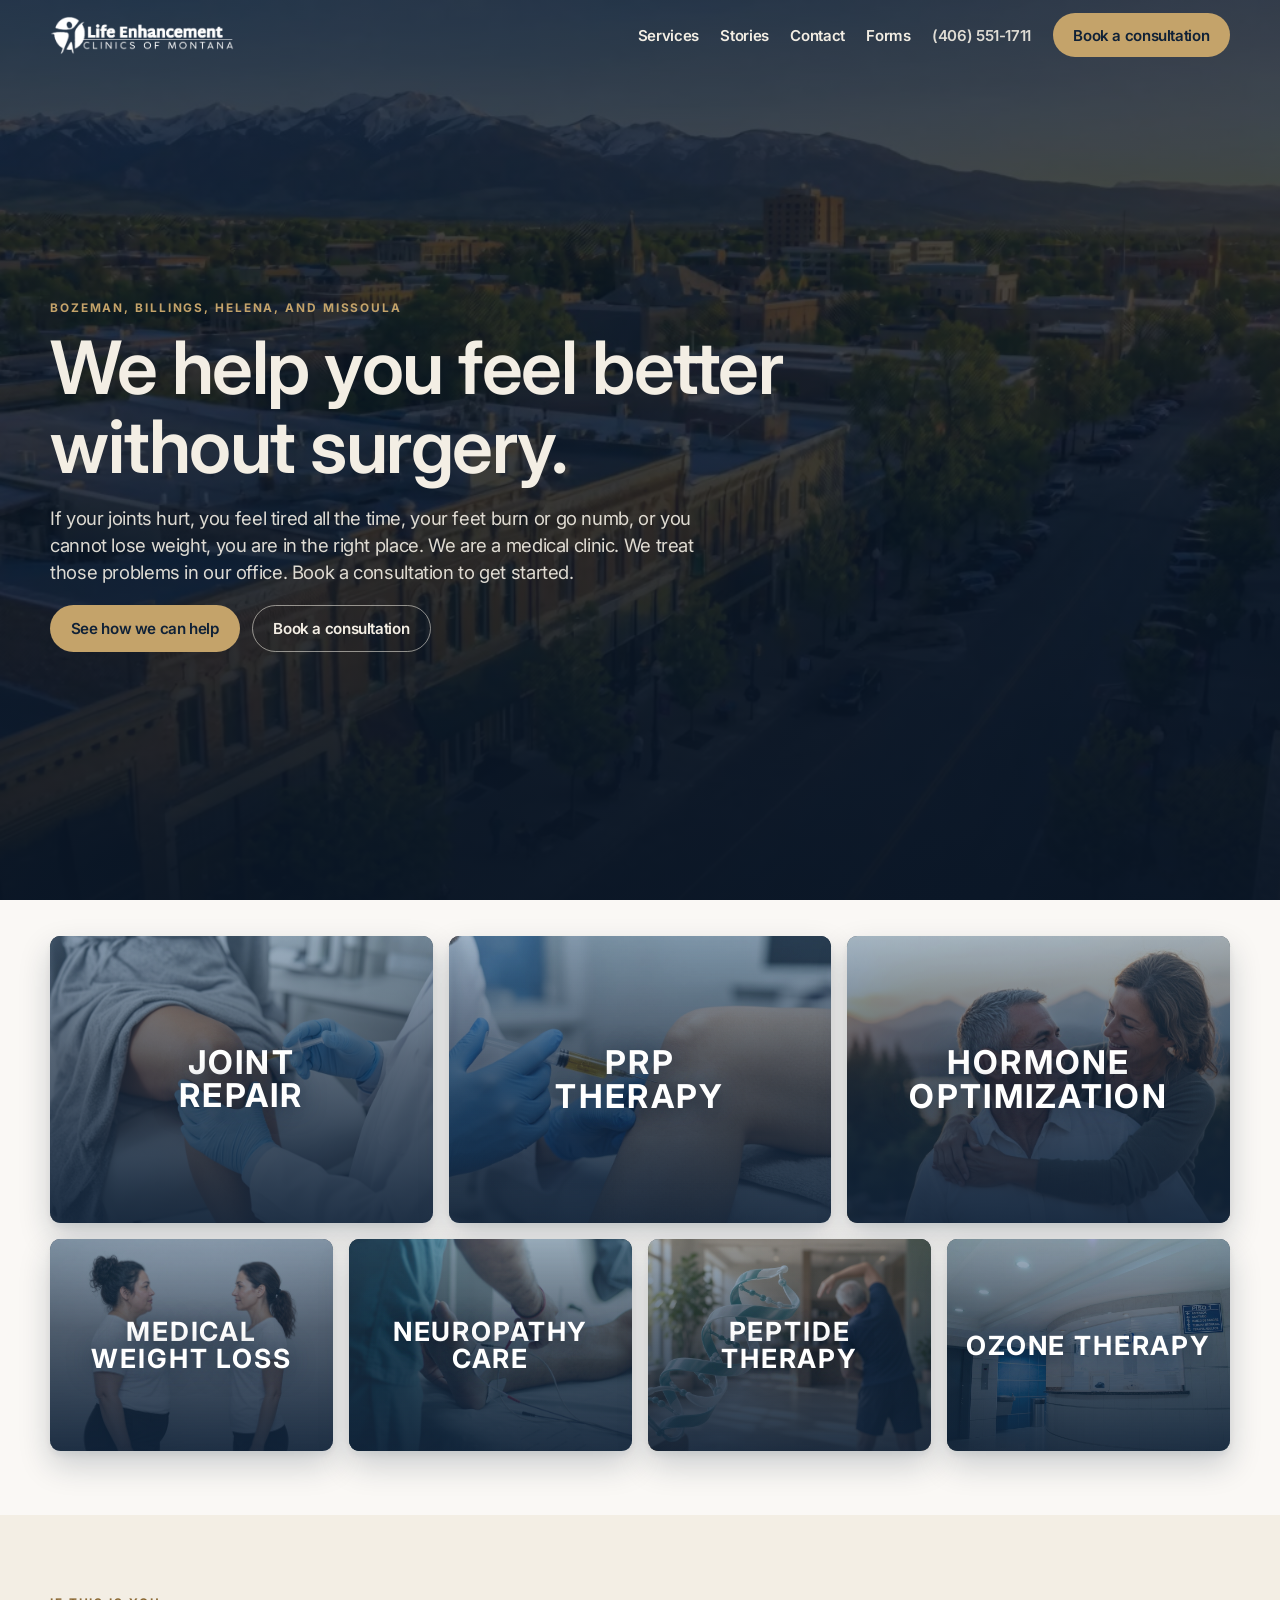
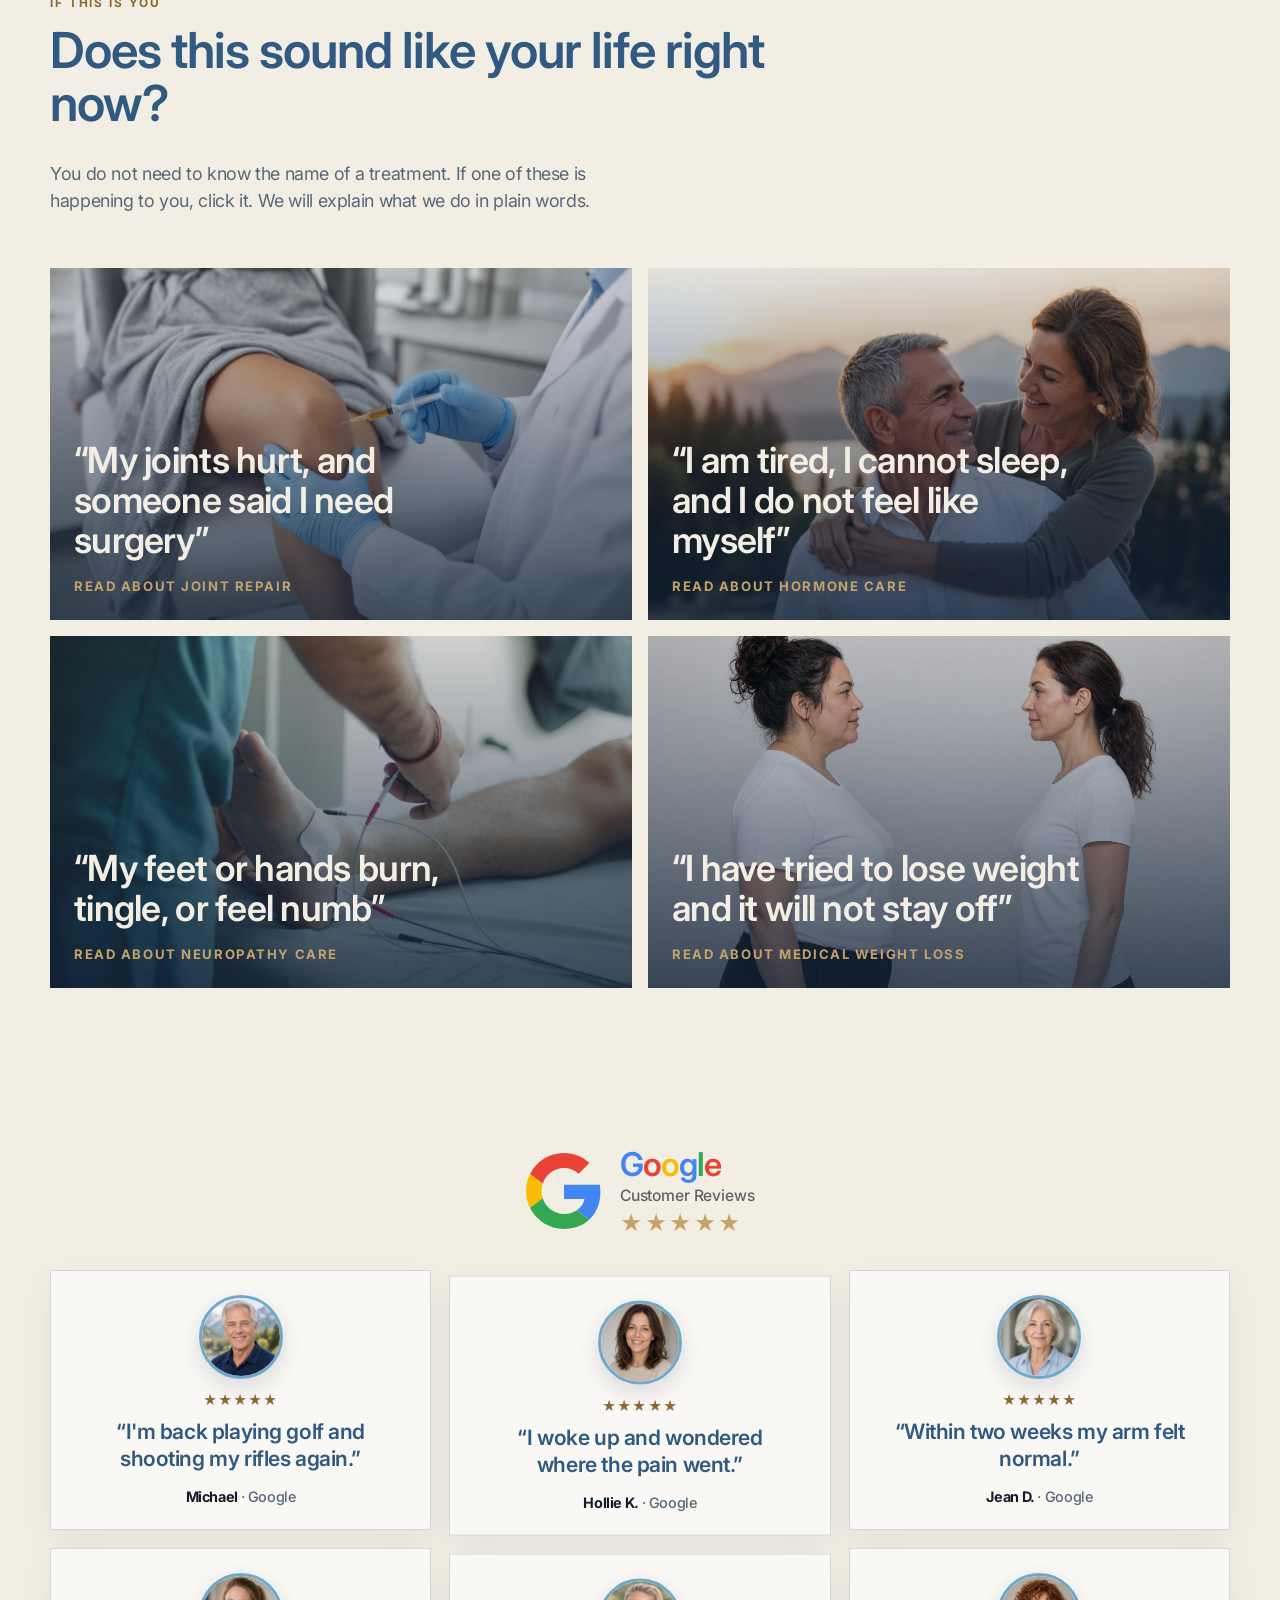
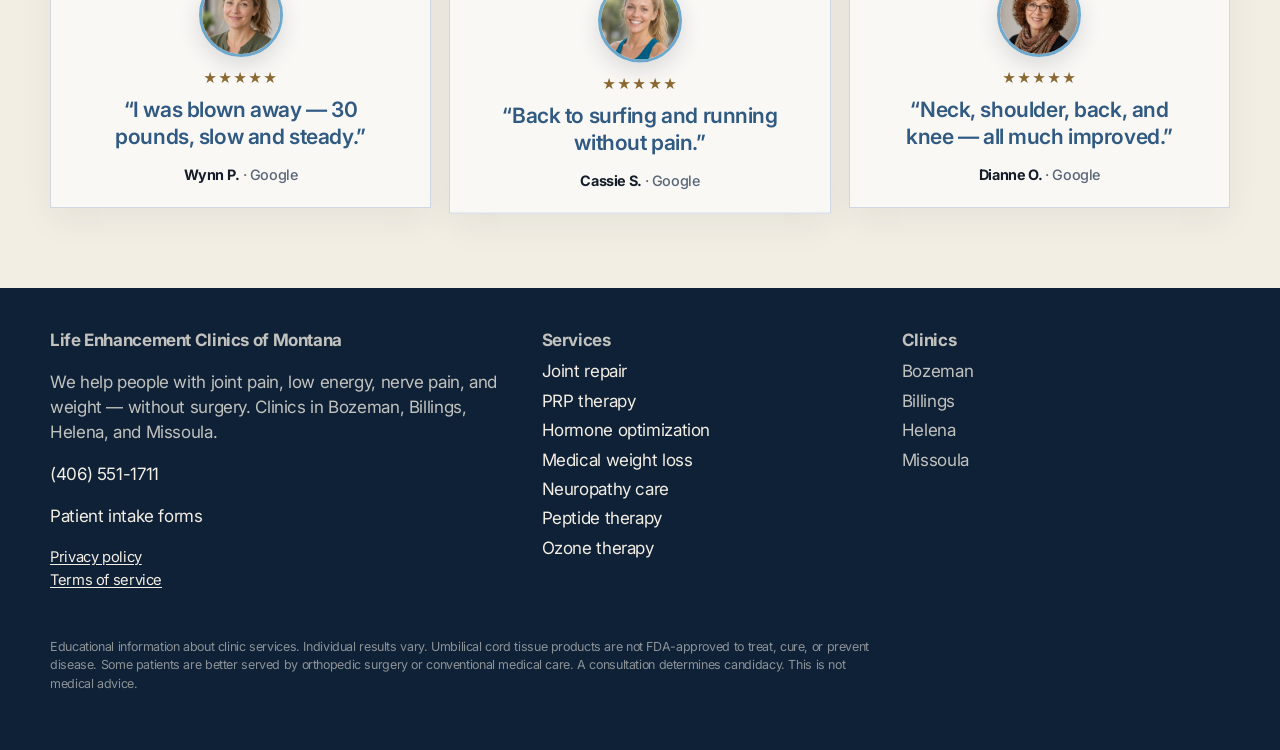
<file: index.html>
<!DOCTYPE html>
<html lang="en">
<head>
  <meta charset="utf-8">
  <meta name="viewport" content="width=device-width, initial-scale=1">
  <title>Life Enhancement Clinics of Montana</title>
  <meta name="description" content="We help you feel better without surgery. Joint pain, tiredness, nerve pain, and weight. Clinics in Bozeman, Billings, Helena, and Missoula.">
  <link rel="preconnect" href="https://fonts.googleapis.com">
  <link rel="preconnect" href="https://fonts.gstatic.com" crossorigin>
  <link href="https://fonts.googleapis.com/css2?family=Inter:opsz,wght@14..32,400;14..32,500;14..32,600;14..32,700&display=swap" rel="stylesheet">
  <link rel="stylesheet" href="styles.css?v=9">
</head>
<body>


<header class="site-header">
  <div class="wrap nav">
    <a class="brand" href="/">
      <img class="brand-logo" src="assets/lecm-logo.png?v=3" alt="Life Enhancement Clinics of Montana" width="875" height="186" decoding="async">
    </a>
    <button class="menu-toggle" type="button" aria-expanded="false">Menu</button>
    <ul class="nav-links">
      <li><a href="#services">Services</a></li><li><a href="#stories">Stories</a></li><li><a href="contact.html">Contact</a></li><li><a href="online-forms.html">Forms</a></li>
      <li><a class="nav-phone" href="tel:+14065511711">(406) 551-1711</a></li>
      <li><a class="button solid" href="contact.html">Book a consultation</a></li>
    </ul>
  </div>
</header>

<section class="hero">
  <div class="hero-media">
    <video autoplay muted loop playsinline preload="auto" poster="assets/montana-peaks.jpg?v=2" src="assets/hero.mp4?v=2"></video>
    <img src="assets/montana-peaks.jpg" alt="Montana peaks at first light">
  </div>
  <div class="hero-scrim"></div>
  <div class="hero-copy">
    <p class="eyebrow">Bozeman, Billings, Helena, and Missoula</p>
    <h1>We help you feel better without surgery.</h1>
    <p class="lede">If your joints hurt, you feel tired all the time, your feet burn or go numb, or you cannot lose weight, you are in the right place. We are a medical clinic. We treat those problems in our office. Book a consultation to get started.</p>
    <div class="actions">
      <a class="button solid" href="#services">See how we can help</a>
      <a class="button ghost" href="contact.html">Book a consultation</a>
    </div>
  </div>
</section>

<section class="services-kick" id="services">
  <div class="wrap">
    <div class="service-grid">
      
<a class="service-card" href="services/joint-repair.html">
  <img src="assets/svc-joint.jpg?v=1" alt="">
  <div class="veil"></div>
  <div class="copy">
    <h3>Joint<br>Repair</h3>
  </div>
</a>
<a class="service-card" href="services/prp.html">
  <img src="assets/svc-prp.jpg?v=1" alt="">
  <div class="veil"></div>
  <div class="copy">
    <h3>PRP<br>Therapy</h3>
  </div>
</a>
<a class="service-card" href="services/hormones.html">
  <img src="assets/svc-hormones.jpg?v=1" alt="">
  <div class="veil"></div>
  <div class="copy">
    <h3>Hormone optimization</h3>
  </div>
</a>
<a class="service-card" href="services/weight-loss.html">
  <img src="assets/svc-weight.jpg?v=2" alt="">
  <div class="veil"></div>
  <div class="copy">
    <h3>Medical weight loss</h3>
  </div>
</a>
<a class="service-card" href="services/neuropathy.html">
  <img src="assets/svc-neuropathy.jpg?v=1" alt="">
  <div class="veil"></div>
  <div class="copy">
    <h3>Neuropathy care</h3>
  </div>
</a>
<a class="service-card" href="services/peptides.html">
  <img src="assets/svc-peptides.jpg?v=3" alt="">
  <div class="veil"></div>
  <div class="copy">
    <h3>Peptide therapy</h3>
  </div>
</a>
<a class="service-card" href="services/ozone.html">
  <img src="assets/svc-ozone.jpg" alt="">
  <div class="veil"></div>
  <div class="copy">
    <h3>Ozone therapy</h3>
  </div>
</a>
    </div>
  </div>
</section>

<section>
  <div class="wrap">
    <div class="section-head">
      <div>
        <p class="eyebrow">If this is you</p>
        <h2>Does this sound like your life right now?</h2>
      </div>
      <p class="lede">You do not need to know the name of a treatment. If one of these is happening to you, click it. We will explain what we do in plain words.</p>
    </div>
    <div class="pain-grid">
      
<a class="pain-card" href="services/joint-repair.html">
  <img src="assets/svc-joint.jpg?v=1" alt="">
  <div class="veil"></div>
  <div class="copy">
    <h3>“My joints hurt, and someone said I need surgery”</h3>
    <span class="go">Read about joint repair</span>
  </div>
</a>
<a class="pain-card" href="services/hormones.html">
  <img src="assets/svc-hormones.jpg?v=1" alt="">
  <div class="veil"></div>
  <div class="copy">
    <h3>“I am tired, I cannot sleep, and I do not feel like myself”</h3>
    <span class="go">Read about hormone care</span>
  </div>
</a>
<a class="pain-card" href="services/neuropathy.html">
  <img src="assets/svc-neuropathy.jpg?v=1" alt="">
  <div class="veil"></div>
  <div class="copy">
    <h3>“My feet or hands burn, tingle, or feel numb”</h3>
    <span class="go">Read about neuropathy care</span>
  </div>
</a>
<a class="pain-card" href="services/weight-loss.html">
  <img src="assets/svc-weight.jpg?v=2" alt="">
  <div class="veil"></div>
  <div class="copy">
    <h3>“I have tried to lose weight and it will not stay off”</h3>
    <span class="go">Read about medical weight loss</span>
  </div>
</a>
    </div>
  </div>
</section>

<section id="stories">
  <div class="wrap">
    <div class="review-brand">
      
<div class="google-reviews-badge" role="img" aria-label="Google Customer Reviews">
  <svg class="google-reviews-badge__mark" viewBox="0 0 48 48" xmlns="http://www.w3.org/2000/svg" aria-hidden="true">
    <path fill="#EA4335" d="M24 9.5c3.54 0 6.71 1.22 9.21 3.6l6.85-6.85C35.9 2.38 30.47 0 24 0 14.62 0 6.51 5.38 2.56 13.22l7.98 6.19C12.43 13.72 17.74 9.5 24 9.5z"/>
    <path fill="#4285F4" d="M46.98 24.55c0-1.57-.15-3.09-.38-4.55H24v9.02h12.94c-.58 2.96-2.26 5.48-4.78 7.18l7.73 6c4.51-4.18 7.09-10.36 7.09-17.65z"/>
    <path fill="#FBBC05" d="M10.53 28.59c-.48-1.45-.76-2.99-.76-4.59s.27-3.14.76-4.59l-7.98-6.19C.92 16.46 0 20.12 0 24c0 3.88.92 7.54 2.56 10.78l7.97-6.19z"/>
    <path fill="#34A853" d="M24 48c6.48 0 11.93-2.13 15.89-5.81l-7.73-6c-2.15 1.45-4.92 2.3-8.16 2.3-6.26 0-11.57-4.22-13.47-9.91l-7.98 6.19C6.51 42.62 14.62 48 24 48z"/>
  </svg>
  <div class="google-reviews-badge__text">
    <p class="google-reviews-badge__wordmark"><span class="g-blue">G</span><span class="g-red">o</span><span class="g-yellow">o</span><span class="g-blue">g</span><span class="g-green">l</span><span class="g-red">e</span></p>
    <p class="google-reviews-badge__label">Customer Reviews</p>
    <p class="google-reviews-badge__stars" aria-hidden="true">★★★★★</p>
  </div>
</div>
    </div>
    <div class="review-spotlight-grid">
      
<article class="review-spotlight">
  <img class="review-face" src="assets/reviews/michael.jpg?v=2" alt="">
  <div class="stars stars-lg" aria-label="Five star Google review">★★★★★</div>
  <p class="review-hit">“I'm back playing golf and shooting my rifles again.”</p>
  <p class="review-who">Michael <span>· Google</span></p>
</article>

<article class="review-spotlight">
  <img class="review-face" src="assets/reviews/hollie.jpg?v=2" alt="">
  <div class="stars stars-lg" aria-label="Five star Google review">★★★★★</div>
  <p class="review-hit">“I woke up and wondered where the pain went.”</p>
  <p class="review-who">Hollie K. <span>· Google</span></p>
</article>

<article class="review-spotlight">
  <img class="review-face" src="assets/reviews/jean.jpg?v=2" alt="">
  <div class="stars stars-lg" aria-label="Five star Google review">★★★★★</div>
  <p class="review-hit">“Within two weeks my arm felt normal.”</p>
  <p class="review-who">Jean D. <span>· Google</span></p>
</article>

<article class="review-spotlight">
  <img class="review-face" src="assets/reviews/wynn.jpg?v=2" alt="">
  <div class="stars stars-lg" aria-label="Five star Google review">★★★★★</div>
  <p class="review-hit">“I was blown away — 30 pounds, slow and steady.”</p>
  <p class="review-who">Wynn P. <span>· Google</span></p>
</article>

<article class="review-spotlight">
  <img class="review-face" src="assets/reviews/cassie.jpg?v=2" alt="">
  <div class="stars stars-lg" aria-label="Five star Google review">★★★★★</div>
  <p class="review-hit">“Back to surfing and running without pain.”</p>
  <p class="review-who">Cassie S. <span>· Google</span></p>
</article>

<article class="review-spotlight">
  <img class="review-face" src="assets/reviews/dianne.jpg?v=2" alt="">
  <div class="stars stars-lg" aria-label="Five star Google review">★★★★★</div>
  <p class="review-hit">“Neck, shoulder, back, and knee — all much improved.”</p>
  <p class="review-who">Dianne O. <span>· Google</span></p>
</article>
    </div>
  </div>
</section>



<footer class="site-footer">
  <div class="wrap footer-grid">
    <div>
      <strong>Life Enhancement Clinics of Montana</strong>
      <p>We help people with joint pain, low energy, nerve pain, and weight — without surgery. Clinics in Bozeman, Billings, Helena, and Missoula.</p>
      <p><a href="tel:+14065511711">(406) 551-1711</a></p>
      <p><a href="online-forms.html">Patient intake forms</a></p>
      <p class="footer-policies"><a href="privacy.html">Privacy policy</a><br><a href="terms.html">Terms of service</a></p>
    </div>
    <div>
      <strong>Services</strong>
      <ul><li><a href="services/joint-repair.html">Joint repair</a></li><li><a href="services/prp.html">PRP therapy</a></li><li><a href="services/hormones.html">Hormone optimization</a></li><li><a href="services/weight-loss.html">Medical weight loss</a></li><li><a href="services/neuropathy.html">Neuropathy care</a></li><li><a href="services/peptides.html">Peptide therapy</a></li><li><a href="services/ozone.html">Ozone therapy</a></li></ul>
    </div>
    <div>
      <strong>Clinics</strong>
      <ul><li>Bozeman</li><li>Billings</li><li>Helena</li><li>Missoula</li></ul>
    </div>
  </div>
  <div class="wrap">
    <p class="legal">Educational information about clinic services. Individual results vary. Umbilical cord tissue products are not FDA-approved to treat, cure, or prevent disease. Some patients are better served by orthopedic surgery or conventional medical care. A consultation determines candidacy. This is not medical advice.</p>
  </div>
</footer>
<script src="site.js?v=2"></script>

<script src="https://widgets.leadconnectorhq.com/loader.js" data-resources-url="https://widgets.leadconnectorhq.com/chat-widget/loader.js" data-widget-id="6afcd99cbb88e6f2bbee8104"></script>
</body>
</html>
</file>
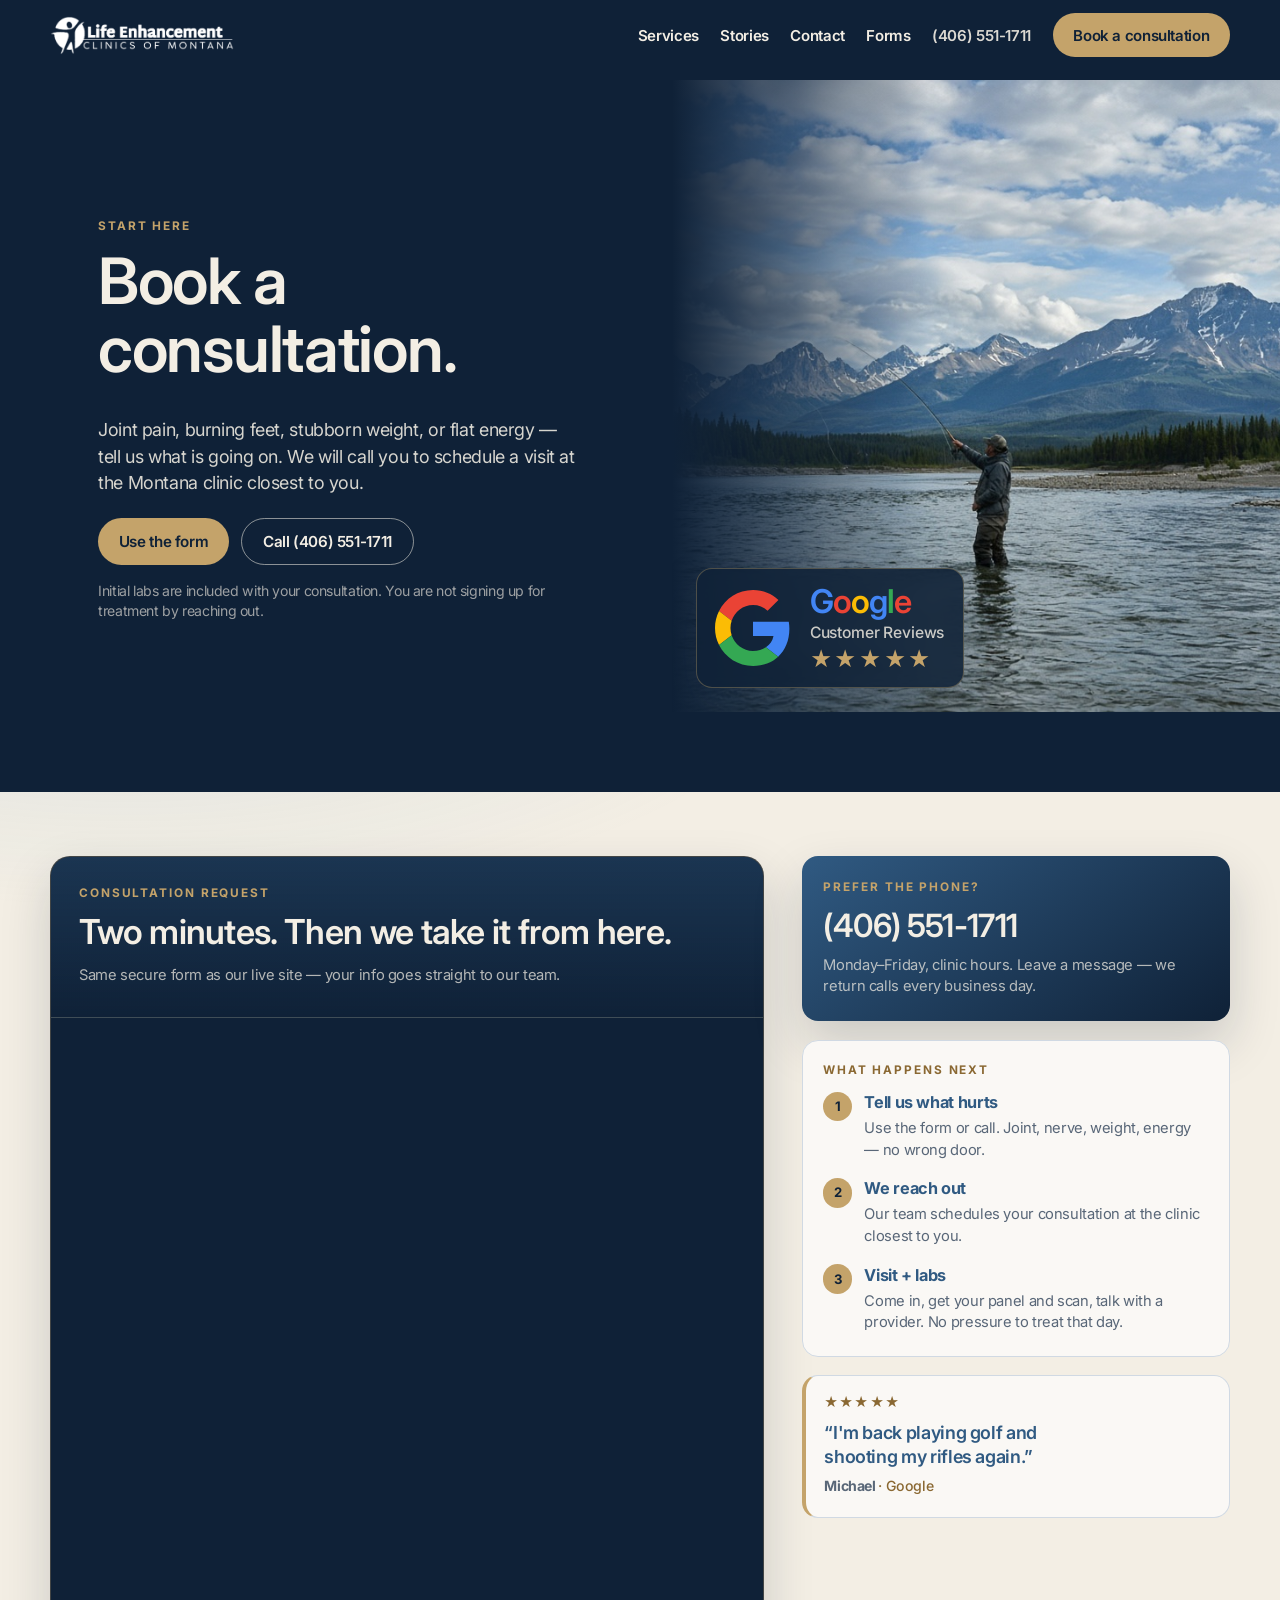
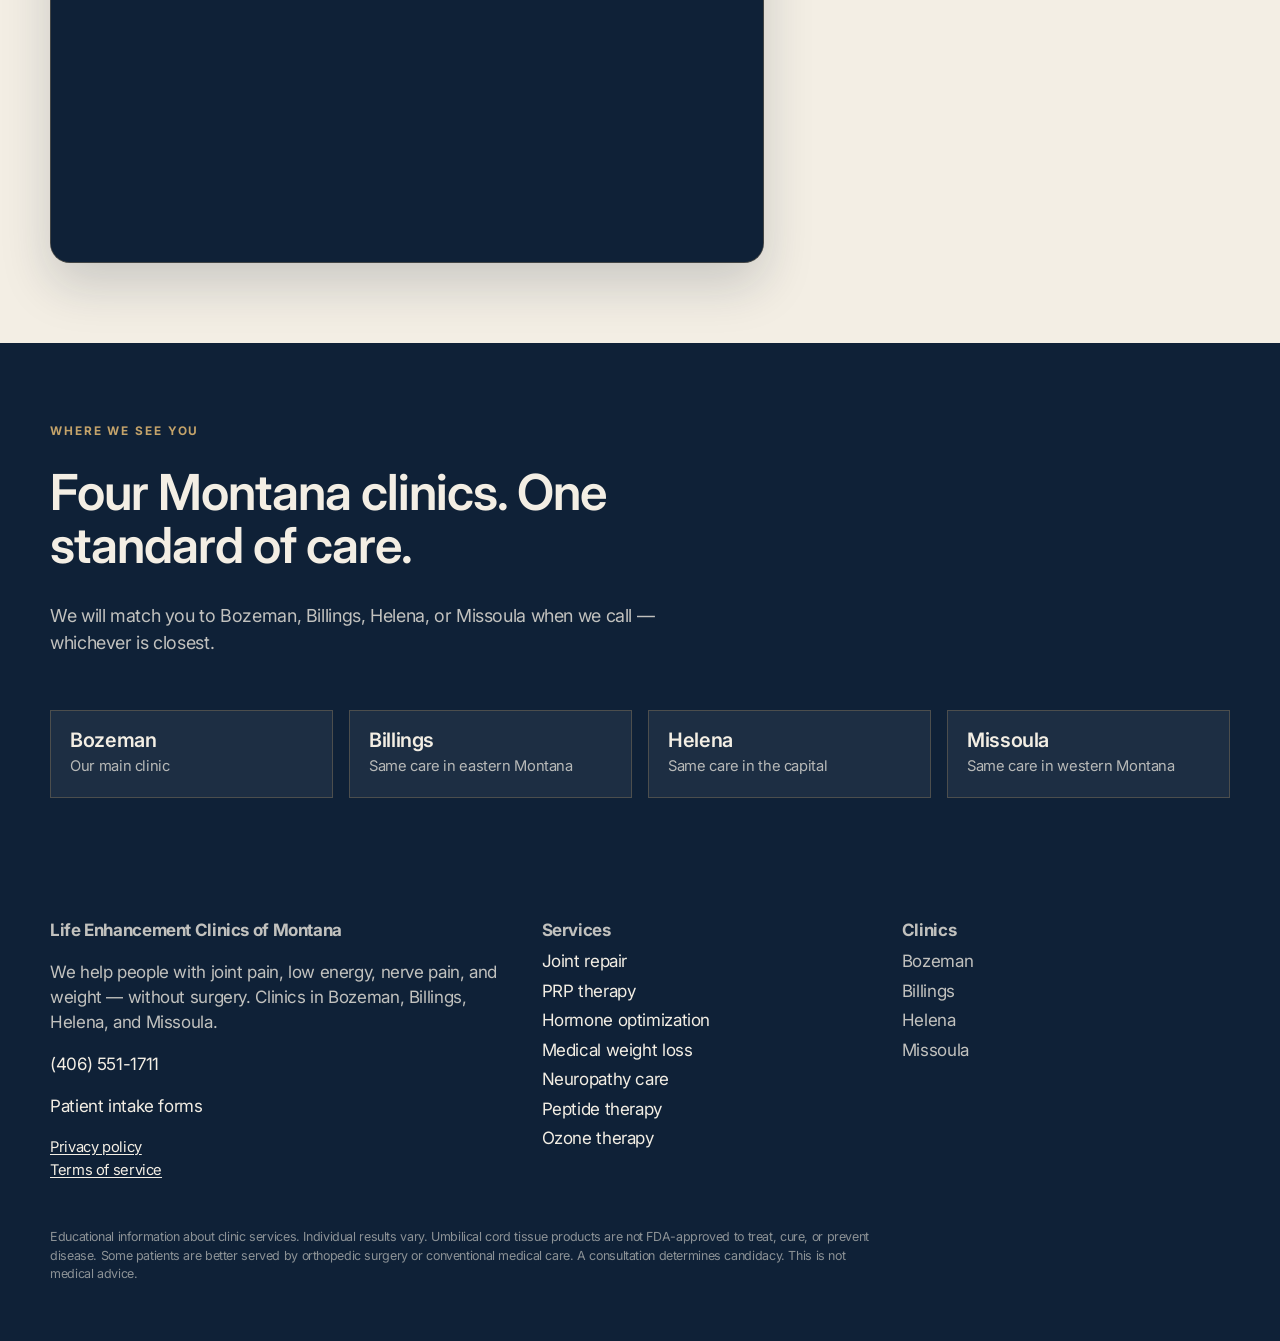
<file: contact.html>
<!DOCTYPE html>
<html lang="en">
<head>
  <meta charset="utf-8">
  <meta name="viewport" content="width=device-width, initial-scale=1">
  <title>Book a consultation · Life Enhancement Clinics of Montana</title>
  <meta name="description" content="Request a consultation at Life Enhancement Clinics. Joint pain, neuropathy, hormones, weight, and more — Bozeman, Billings, Helena, Missoula.">
  <link rel="preconnect" href="https://fonts.googleapis.com">
  <link rel="preconnect" href="https://fonts.gstatic.com" crossorigin>
  <link href="https://fonts.googleapis.com/css2?family=Inter:opsz,wght@14..32,400;14..32,500;14..32,600;14..32,700&display=swap" rel="stylesheet">
  <link rel="stylesheet" href="styles.css?v=9">
</head>
<body>


<header class="site-header">
  <div class="wrap nav">
    <a class="brand" href="index.html">
      <img class="brand-logo" src="assets/lecm-logo.png?v=3" alt="Life Enhancement Clinics of Montana" width="875" height="186" decoding="async">
    </a>
    <button class="menu-toggle" type="button" aria-expanded="false">Menu</button>
    <ul class="nav-links">
      <li><a href="index.html#services">Services</a></li><li><a href="index.html#stories">Stories</a></li><li><a href="contact.html" aria-current="page">Contact</a></li><li><a href="online-forms.html">Forms</a></li>
      <li><a class="nav-phone" href="tel:+14065511711">(406) 551-1711</a></li>
      <li><a class="button solid" href="contact.html#consult-form">Book a consultation</a></li>
    </ul>
  </div>
</header>

<section class="contact-hero">
  <div class="contact-hero-copy">
    <p class="eyebrow">Start here</p>
    <h1>Book a consultation.</h1>
    <p class="lede">Joint pain, burning feet, stubborn weight, or flat energy — tell us what is going on. We will call you to schedule a visit at the Montana clinic closest to you.</p>
    <div class="actions">
      <a class="button solid" href="#consult-form">Use the form</a>
      <a class="button ghost" href="tel:+14065511711">Call (406) 551-1711</a>
    </div>
    <p class="hero-note">Initial labs are included with your consultation. You are not signing up for treatment by reaching out.</p>
  </div>
  <div class="contact-hero-media">
    <img src="assets/journey-pause.jpg" alt="Patient pausing outdoors in Montana">
    <div class="contact-hero-badge">
      
<div class="google-reviews-badge" role="img" aria-label="Google Customer Reviews">
  <svg class="google-reviews-badge__mark" viewBox="0 0 48 48" xmlns="http://www.w3.org/2000/svg" aria-hidden="true">
    <path fill="#EA4335" d="M24 9.5c3.54 0 6.71 1.22 9.21 3.6l6.85-6.85C35.9 2.38 30.47 0 24 0 14.62 0 6.51 5.38 2.56 13.22l7.98 6.19C12.43 13.72 17.74 9.5 24 9.5z"/>
    <path fill="#4285F4" d="M46.98 24.55c0-1.57-.15-3.09-.38-4.55H24v9.02h12.94c-.58 2.96-2.26 5.48-4.78 7.18l7.73 6c4.51-4.18 7.09-10.36 7.09-17.65z"/>
    <path fill="#FBBC05" d="M10.53 28.59c-.48-1.45-.76-2.99-.76-4.59s.27-3.14.76-4.59l-7.98-6.19C.92 16.46 0 20.12 0 24c0 3.88.92 7.54 2.56 10.78l7.97-6.19z"/>
    <path fill="#34A853" d="M24 48c6.48 0 11.93-2.13 15.89-5.81l-7.73-6c-2.15 1.45-4.92 2.3-8.16 2.3-6.26 0-11.57-4.22-13.47-9.91l-7.98 6.19C6.51 42.62 14.62 48 24 48z"/>
  </svg>
  <div class="google-reviews-badge__text">
    <p class="google-reviews-badge__wordmark"><span class="g-blue">G</span><span class="g-red">o</span><span class="g-yellow">o</span><span class="g-blue">g</span><span class="g-green">l</span><span class="g-red">e</span></p>
    <p class="google-reviews-badge__label">Customer Reviews</p>
    <p class="google-reviews-badge__stars" aria-hidden="true">★★★★★</p>
  </div>
</div>
    </div>
  </div>
</section>

<section class="contact-main">
  <div class="wrap contact-grid">
    <div class="contact-form-card">
      <div class="contact-form-head">
        <p class="eyebrow">Consultation request</p>
        <h2>Two minutes. Then we take it from here.</h2>
        <p class="fine">Same secure form as our live site — your info goes straight to our team.</p>
      </div>
      
<div class="contact-form-embed" id="consult-form">
  <iframe
    src="https://api.leadconnectorhq.com/widget/form/Reh5E9QkHkBos2vVfiW4"
    style="width:100%;height:100%;border:none;border-radius:0"
    id="inline-Reh5E9QkHkBos2vVfiW4"
    data-layout="{'id':'INLINE'}"
    data-trigger-type="alwaysShow"
    data-trigger-value=""
    data-activation-type="alwaysActivated"
    data-activation-value=""
    data-deactivation-type="neverDeactivate"
    data-deactivation-value=""
    data-form-name="Life Enhancement Clinics — Consultation Request"
    data-height="820"
    data-layout-iframe-id="inline-Reh5E9QkHkBos2vVfiW4"
    data-form-id="Reh5E9QkHkBos2vVfiW4"
    title="Life Enhancement Clinics — Consultation Request"></iframe>
</div>
<script src="https://link.msgsndr.com/js/form_embed.js"></script>
    </div>
    <aside class="contact-aside">
      <div class="contact-callout">
        <p class="eyebrow">Prefer the phone?</p>
        <p class="contact-phone"><a href="tel:+14065511711">(406) 551-1711</a></p>
        <p class="fine">Monday–Friday, clinic hours. Leave a message — we return calls every business day.</p>
      </div>
      <div class="contact-panel">
        <p class="eyebrow">What happens next</p>
        <ol class="contact-steps">
<li>
  <strong>Tell us what hurts</strong>
  <span>Use the form or call. Joint, nerve, weight, energy — no wrong door.</span>
</li>
<li>
  <strong>We reach out</strong>
  <span>Our team schedules your consultation at the clinic closest to you.</span>
</li>
<li>
  <strong>Visit + labs</strong>
  <span>Come in, get your panel and scan, talk with a provider. No pressure to treat that day.</span>
</li></ol>
      </div>
      <article class="contact-trust">
        <div class="stars stars-lg" aria-label="Five star Google review">★★★★★</div>
        <p class="review-hit">“I'm back playing golf and shooting my rifles again.”</p>
        <p class="review-who">Michael <span>· Google</span></p>
      </article>
    </aside>
  </div>
</section>

<section class="dark contact-locations">
  <div class="wrap">
    <div class="section-head">
      <p class="eyebrow">Where we see you</p>
      <h2>Four Montana clinics. One standard of care.</h2>
      <p class="lede">We will match you to Bozeman, Billings, Helena, or Missoula when we call — whichever is closest.</p>
    </div>
    <div class="loc-grid">
<article class="loc-card">
  <h3>Bozeman</h3>
  <p>Our main clinic</p>
</article>
<article class="loc-card">
  <h3>Billings</h3>
  <p>Same care in eastern Montana</p>
</article>
<article class="loc-card">
  <h3>Helena</h3>
  <p>Same care in the capital</p>
</article>
<article class="loc-card">
  <h3>Missoula</h3>
  <p>Same care in western Montana</p>
</article></div>
  </div>
</section>



<footer class="site-footer">
  <div class="wrap footer-grid">
    <div>
      <strong>Life Enhancement Clinics of Montana</strong>
      <p>We help people with joint pain, low energy, nerve pain, and weight — without surgery. Clinics in Bozeman, Billings, Helena, and Missoula.</p>
      <p><a href="tel:+14065511711">(406) 551-1711</a></p>
      <p><a href="online-forms.html">Patient intake forms</a></p>
      <p class="footer-policies"><a href="privacy.html">Privacy policy</a><br><a href="terms.html">Terms of service</a></p>
    </div>
    <div>
      <strong>Services</strong>
      <ul><li><a href="services/joint-repair.html">Joint repair</a></li><li><a href="services/prp.html">PRP therapy</a></li><li><a href="services/hormones.html">Hormone optimization</a></li><li><a href="services/weight-loss.html">Medical weight loss</a></li><li><a href="services/neuropathy.html">Neuropathy care</a></li><li><a href="services/peptides.html">Peptide therapy</a></li><li><a href="services/ozone.html">Ozone therapy</a></li></ul>
    </div>
    <div>
      <strong>Clinics</strong>
      <ul><li>Bozeman</li><li>Billings</li><li>Helena</li><li>Missoula</li></ul>
    </div>
  </div>
  <div class="wrap">
    <p class="legal">Educational information about clinic services. Individual results vary. Umbilical cord tissue products are not FDA-approved to treat, cure, or prevent disease. Some patients are better served by orthopedic surgery or conventional medical care. A consultation determines candidacy. This is not medical advice.</p>
  </div>
</footer>
<script src="site.js?v=2"></script>


</body>
</html>
</file>
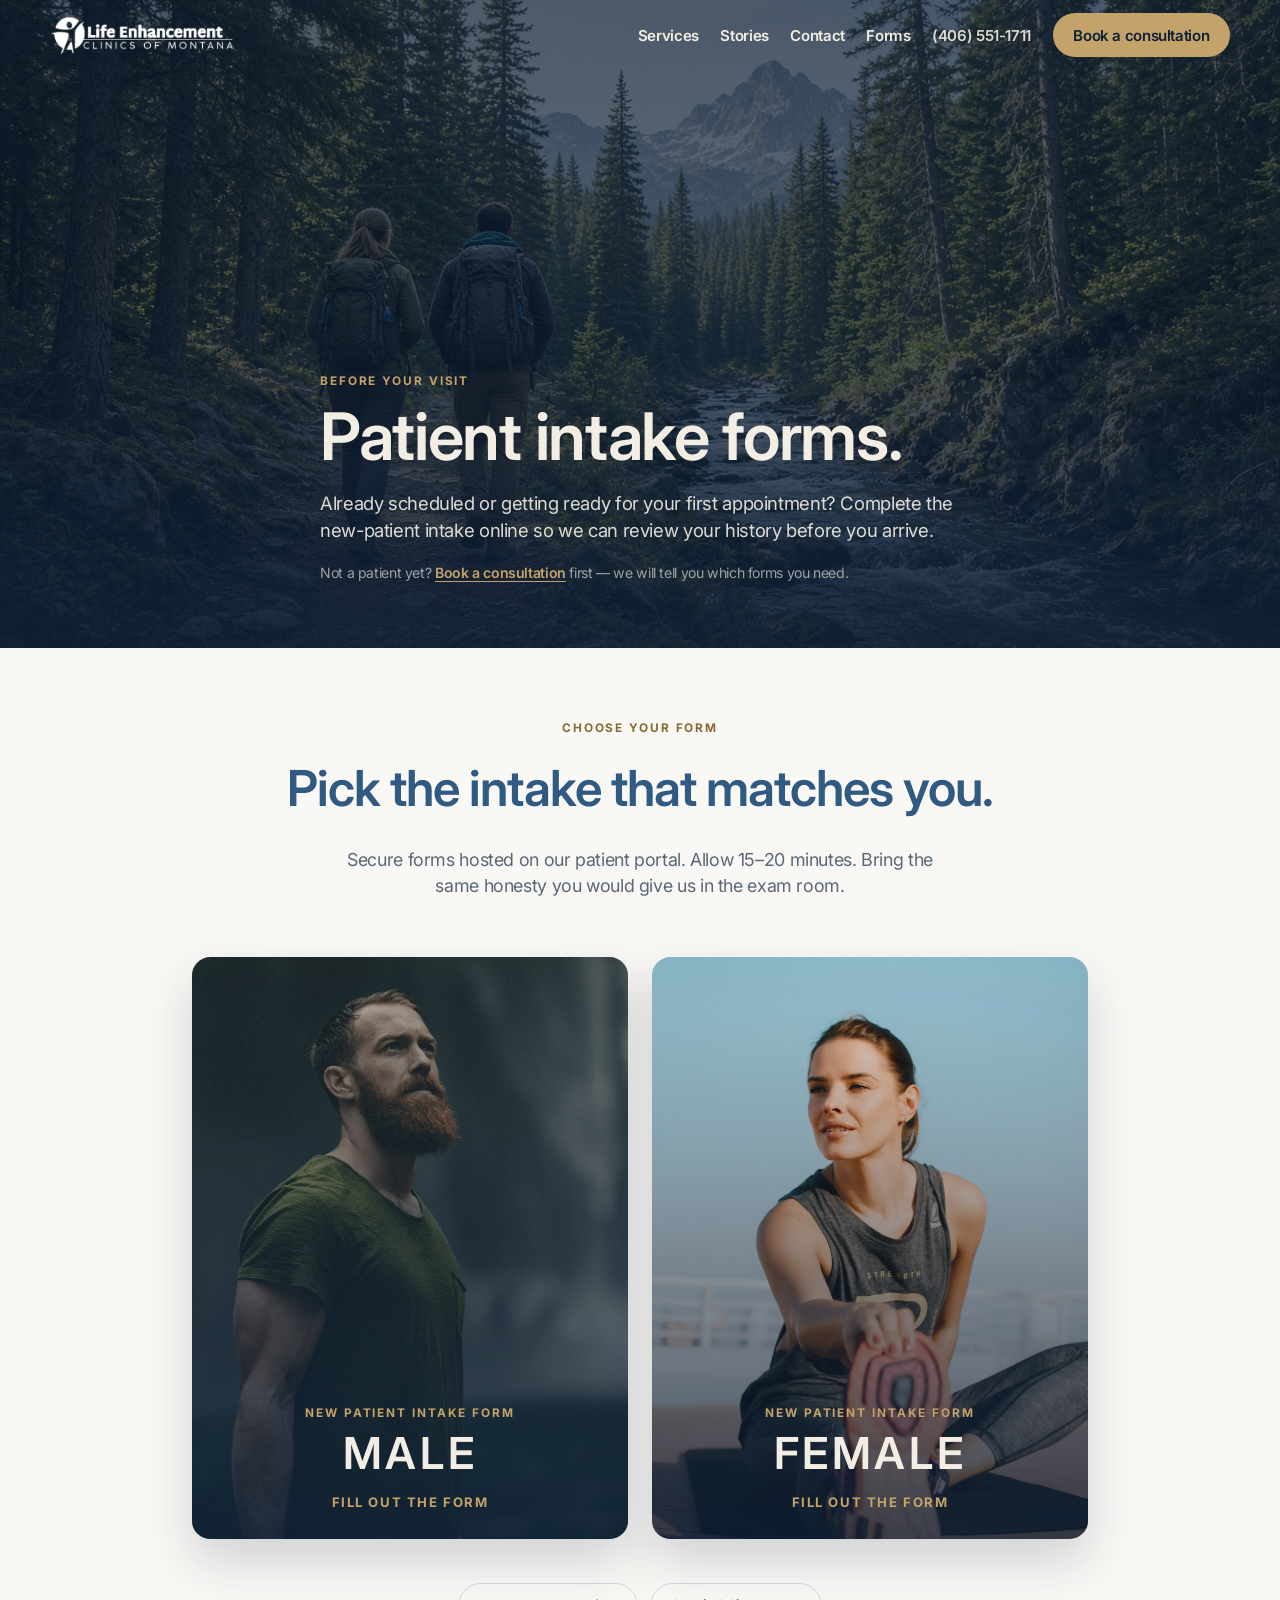
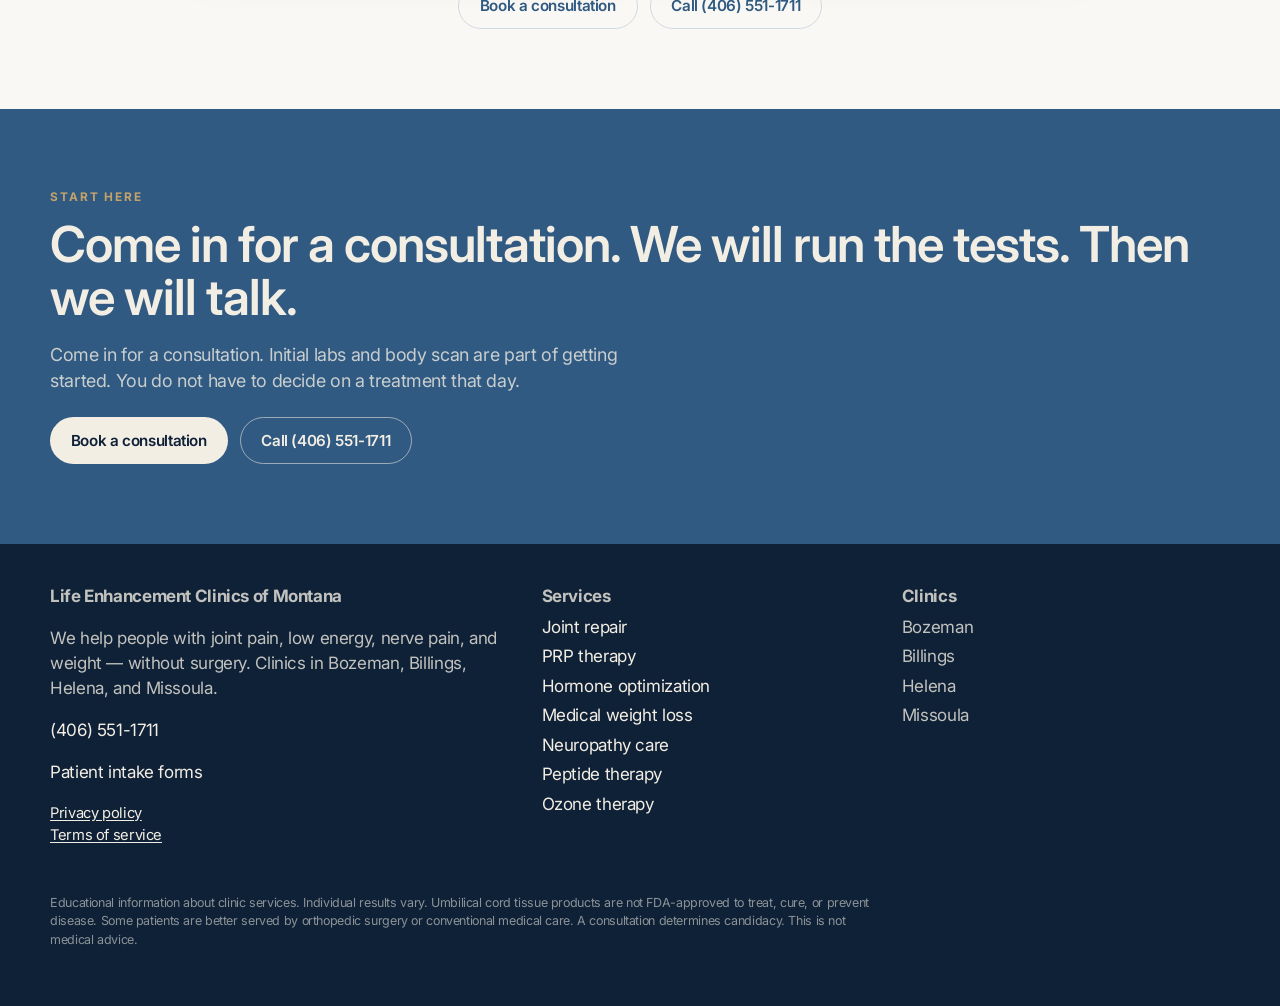
<file: online-forms.html>
<!DOCTYPE html>
<html lang="en">
<head>
  <meta charset="utf-8">
  <meta name="viewport" content="width=device-width, initial-scale=1">
  <title>Patient intake forms · Life Enhancement Clinics of Montana</title>
  <meta name="description" content="New patient intake forms for Life Enhancement Clinics of Montana. Male and female forms — complete online before your visit.">
  <link rel="preconnect" href="https://fonts.googleapis.com">
  <link rel="preconnect" href="https://fonts.gstatic.com" crossorigin>
  <link href="https://fonts.googleapis.com/css2?family=Inter:opsz,wght@14..32,400;14..32,500;14..32,600;14..32,700&display=swap" rel="stylesheet">
  <link rel="stylesheet" href="styles.css?v=9">
</head>
<body>


<header class="site-header">
  <div class="wrap nav">
    <a class="brand" href="index.html">
      <img class="brand-logo" src="assets/lecm-logo.png?v=3" alt="Life Enhancement Clinics of Montana" width="875" height="186" decoding="async">
    </a>
    <button class="menu-toggle" type="button" aria-expanded="false">Menu</button>
    <ul class="nav-links">
      <li><a href="index.html#services">Services</a></li><li><a href="index.html#stories">Stories</a></li><li><a href="contact.html">Contact</a></li><li><a href="online-forms.html" aria-current="page">Forms</a></li>
      <li><a class="nav-phone" href="tel:+14065511711">(406) 551-1711</a></li>
      <li><a class="button solid" href="contact.html">Book a consultation</a></li>
    </ul>
  </div>
</header>

<section class="hero page-hero intake-hero">
  <div class="hero-media">
    <img src="assets/montana-trail.jpg" alt="Trail through Montana mountains">
  </div>
  <div class="hero-scrim"></div>
  <div class="hero-copy">
    <p class="eyebrow">Before your visit</p>
    <h1>Patient intake forms.</h1>
    <p class="lede">Already scheduled or getting ready for your first appointment? Complete the new-patient intake online so we can review your history before you arrive.</p>
    <p class="hero-note">Not a patient yet? <a class="intake-hero-link" href="contact.html">Book a consultation</a> first — we will tell you which forms you need.</p>
  </div>
</section>

<section class="intake-section">
  <div class="wrap">
    <div class="section-head intake-head">
      <p class="eyebrow">Choose your form</p>
      <h2>Pick the intake that matches you.</h2>
      <p class="lede">Secure forms hosted on our patient portal. Allow 15–20 minutes. Bring the same honesty you would give us in the exam room.</p>
    </div>
    <div class="intake-grid">
      
<a class="intake-card" href="https://jointrepairmt.com/npif_male" target="_blank" rel="noopener noreferrer">
  <img src="assets/intake-male.jpg" alt="Healthy man outdoors">
  <div class="veil"></div>
  <div class="copy">
    <p class="eyebrow">New patient intake form</p>
    <h2>Male</h2>
    <span class="go">Fill out the form</span>
  </div>
</a>
<a class="intake-card" href="https://jointrepairmt.com/npif_female" target="_blank" rel="noopener noreferrer">
  <img src="assets/intake-female.jpg" alt="Healthy woman outdoors">
  <div class="veil"></div>
  <div class="copy">
    <p class="eyebrow">New patient intake form</p>
    <h2>Female</h2>
    <span class="go">Fill out the form</span>
  </div>
</a>
    </div>
    <div class="intake-foot actions">
      <a class="button outline" href="contact.html">Book a consultation</a>
      <a class="button outline" href="tel:+14065511711">Call (406) 551-1711</a>
    </div>
  </div>
</section>



<section class="cta-band">
  <div class="wrap">
    <p class="eyebrow">Start here</p>
    <h2>Come in for a consultation. We will run the tests. Then we will talk.</h2>
    <p class="lede">Come in for a consultation. Initial labs and body scan are part of getting started. You do not have to decide on a treatment that day.</p>
    <div class="actions">
      <a class="button light" href="contact.html">Book a consultation</a>
      <a class="button ghost" href="tel:+14065511711">Call (406) 551-1711</a>
    </div>
  </div>
</section>

<footer class="site-footer">
  <div class="wrap footer-grid">
    <div>
      <strong>Life Enhancement Clinics of Montana</strong>
      <p>We help people with joint pain, low energy, nerve pain, and weight — without surgery. Clinics in Bozeman, Billings, Helena, and Missoula.</p>
      <p><a href="tel:+14065511711">(406) 551-1711</a></p>
      <p><a href="online-forms.html">Patient intake forms</a></p>
      <p class="footer-policies"><a href="privacy.html">Privacy policy</a><br><a href="terms.html">Terms of service</a></p>
    </div>
    <div>
      <strong>Services</strong>
      <ul><li><a href="services/joint-repair.html">Joint repair</a></li><li><a href="services/prp.html">PRP therapy</a></li><li><a href="services/hormones.html">Hormone optimization</a></li><li><a href="services/weight-loss.html">Medical weight loss</a></li><li><a href="services/neuropathy.html">Neuropathy care</a></li><li><a href="services/peptides.html">Peptide therapy</a></li><li><a href="services/ozone.html">Ozone therapy</a></li></ul>
    </div>
    <div>
      <strong>Clinics</strong>
      <ul><li>Bozeman</li><li>Billings</li><li>Helena</li><li>Missoula</li></ul>
    </div>
  </div>
  <div class="wrap">
    <p class="legal">Educational information about clinic services. Individual results vary. Umbilical cord tissue products are not FDA-approved to treat, cure, or prevent disease. Some patients are better served by orthopedic surgery or conventional medical care. A consultation determines candidacy. This is not medical advice.</p>
  </div>
</footer>
<script src="site.js?v=2"></script>


</body>
</html>
</file>
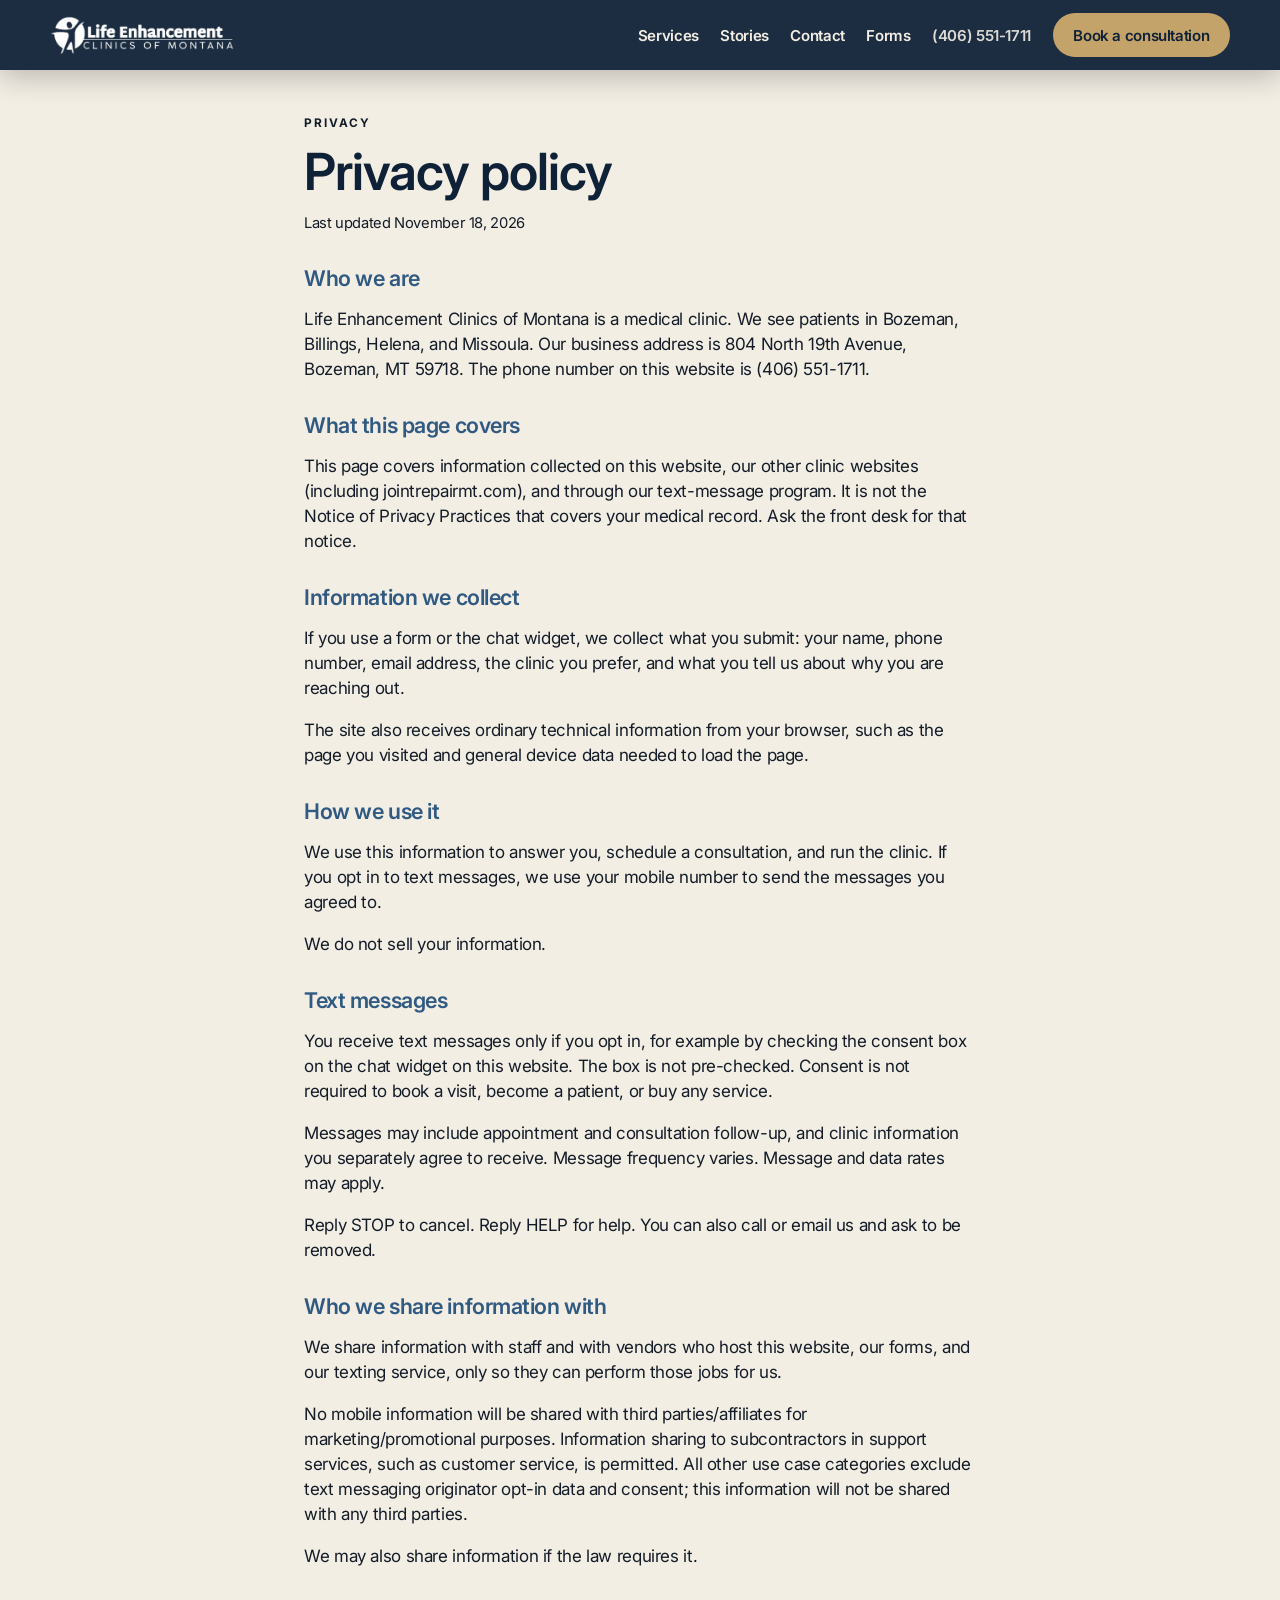
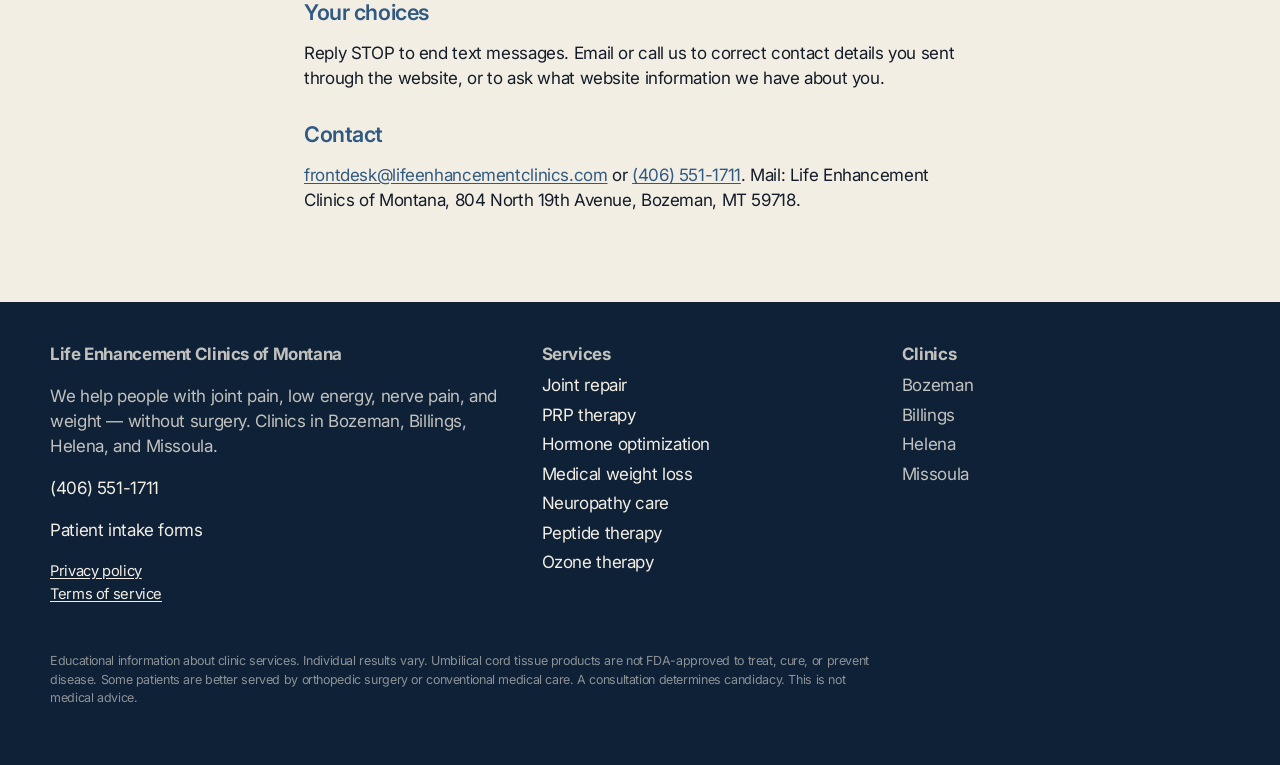
<file: privacy.html>
<!DOCTYPE html>
<html lang="en">
<head>
  <meta charset="utf-8">
  <meta name="viewport" content="width=device-width, initial-scale=1">
  <title>Privacy policy · Life Enhancement Clinics of Montana</title>
  <meta name="description" content="Privacy policy for the Life Enhancement Clinics of Montana website and text messages.">
  <link rel="preconnect" href="https://fonts.googleapis.com">
  <link rel="preconnect" href="https://fonts.gstatic.com" crossorigin>
  <link href="https://fonts.googleapis.com/css2?family=Inter:opsz,wght@14..32,400;14..32,500;14..32,600;14..32,700&display=swap" rel="stylesheet">
  <link rel="stylesheet" href="styles.css?v=9">
</head>
<body>


<header class="site-header site-header--solid">
  <div class="wrap nav">
    <a class="brand" href="index.html">
      <img class="brand-logo" src="assets/lecm-logo.png?v=3" alt="Life Enhancement Clinics of Montana" width="875" height="186" decoding="async">
    </a>
    <button class="menu-toggle" type="button" aria-expanded="false">Menu</button>
    <ul class="nav-links">
      <li><a href="index.html#services">Services</a></li><li><a href="index.html#stories">Stories</a></li><li><a href="contact.html">Contact</a></li><li><a href="online-forms.html">Forms</a></li>
      <li><a class="nav-phone" href="tel:+14065511711">(406) 551-1711</a></li>
      <li><a class="button solid" href="contact.html">Book a consultation</a></li>
    </ul>
  </div>
</header>

<main class="legal-doc">
  <div class="wrap policy">
    <p class="eyebrow">Privacy</p>
    <h1>Privacy policy</h1>
    <p class="fine">Last updated November 18, 2026</p>
    <h2>Who we are</h2>
<p>Life Enhancement Clinics of Montana is a medical clinic. We see patients in Bozeman, Billings, Helena, and Missoula. Our business address is 804 North 19th Avenue, Bozeman, MT 59718. The phone number on this website is (406) 551-1711.</p><h2>What this page covers</h2>
<p>This page covers information collected on this website, our other clinic websites (including jointrepairmt.com), and through our text-message program. It is not the Notice of Privacy Practices that covers your medical record. Ask the front desk for that notice.</p><h2>Information we collect</h2>
<p>If you use a form or the chat widget, we collect what you submit: your name, phone number, email address, the clinic you prefer, and what you tell us about why you are reaching out.</p><p>The site also receives ordinary technical information from your browser, such as the page you visited and general device data needed to load the page.</p><h2>How we use it</h2>
<p>We use this information to answer you, schedule a consultation, and run the clinic. If you opt in to text messages, we use your mobile number to send the messages you agreed to.</p><p>We do not sell your information.</p><h2>Text messages</h2>
<p>You receive text messages only if you opt in, for example by checking the consent box on the chat widget on this website. The box is not pre-checked. Consent is not required to book a visit, become a patient, or buy any service.</p><p>Messages may include appointment and consultation follow-up, and clinic information you separately agree to receive. Message frequency varies. Message and data rates may apply.</p><p>Reply STOP to cancel. Reply HELP for help. You can also call or email us and ask to be removed.</p><h2>Who we share information with</h2>
<p>We share information with staff and with vendors who host this website, our forms, and our texting service, only so they can perform those jobs for us.</p><p>No mobile information will be shared with third parties/affiliates for marketing/promotional purposes. Information sharing to subcontractors in support services, such as customer service, is permitted. All other use case categories exclude text messaging originator opt-in data and consent; this information will not be shared with any third parties.</p><p>We may also share information if the law requires it.</p><h2>Your choices</h2>
<p>Reply STOP to end text messages. Email or call us to correct contact details you sent through the website, or to ask what website information we have about you.</p><h2>Contact</h2>
<p><a href="mailto:frontdesk@lifeenhancementclinics.com">frontdesk@lifeenhancementclinics.com</a> or <a href="tel:+14065511711">(406) 551-1711</a>. Mail: Life Enhancement Clinics of Montana, 804 North 19th Avenue, Bozeman, MT 59718.</p>
  </div>
</main>



<footer class="site-footer">
  <div class="wrap footer-grid">
    <div>
      <strong>Life Enhancement Clinics of Montana</strong>
      <p>We help people with joint pain, low energy, nerve pain, and weight — without surgery. Clinics in Bozeman, Billings, Helena, and Missoula.</p>
      <p><a href="tel:+14065511711">(406) 551-1711</a></p>
      <p><a href="online-forms.html">Patient intake forms</a></p>
      <p class="footer-policies"><a href="privacy.html">Privacy policy</a><br><a href="terms.html">Terms of service</a></p>
    </div>
    <div>
      <strong>Services</strong>
      <ul><li><a href="services/joint-repair.html">Joint repair</a></li><li><a href="services/prp.html">PRP therapy</a></li><li><a href="services/hormones.html">Hormone optimization</a></li><li><a href="services/weight-loss.html">Medical weight loss</a></li><li><a href="services/neuropathy.html">Neuropathy care</a></li><li><a href="services/peptides.html">Peptide therapy</a></li><li><a href="services/ozone.html">Ozone therapy</a></li></ul>
    </div>
    <div>
      <strong>Clinics</strong>
      <ul><li>Bozeman</li><li>Billings</li><li>Helena</li><li>Missoula</li></ul>
    </div>
  </div>
  <div class="wrap">
    <p class="legal">Educational information about clinic services. Individual results vary. Umbilical cord tissue products are not FDA-approved to treat, cure, or prevent disease. Some patients are better served by orthopedic surgery or conventional medical care. A consultation determines candidacy. This is not medical advice.</p>
  </div>
</footer>
<script src="site.js?v=2"></script>


</body>
</html>
</file>
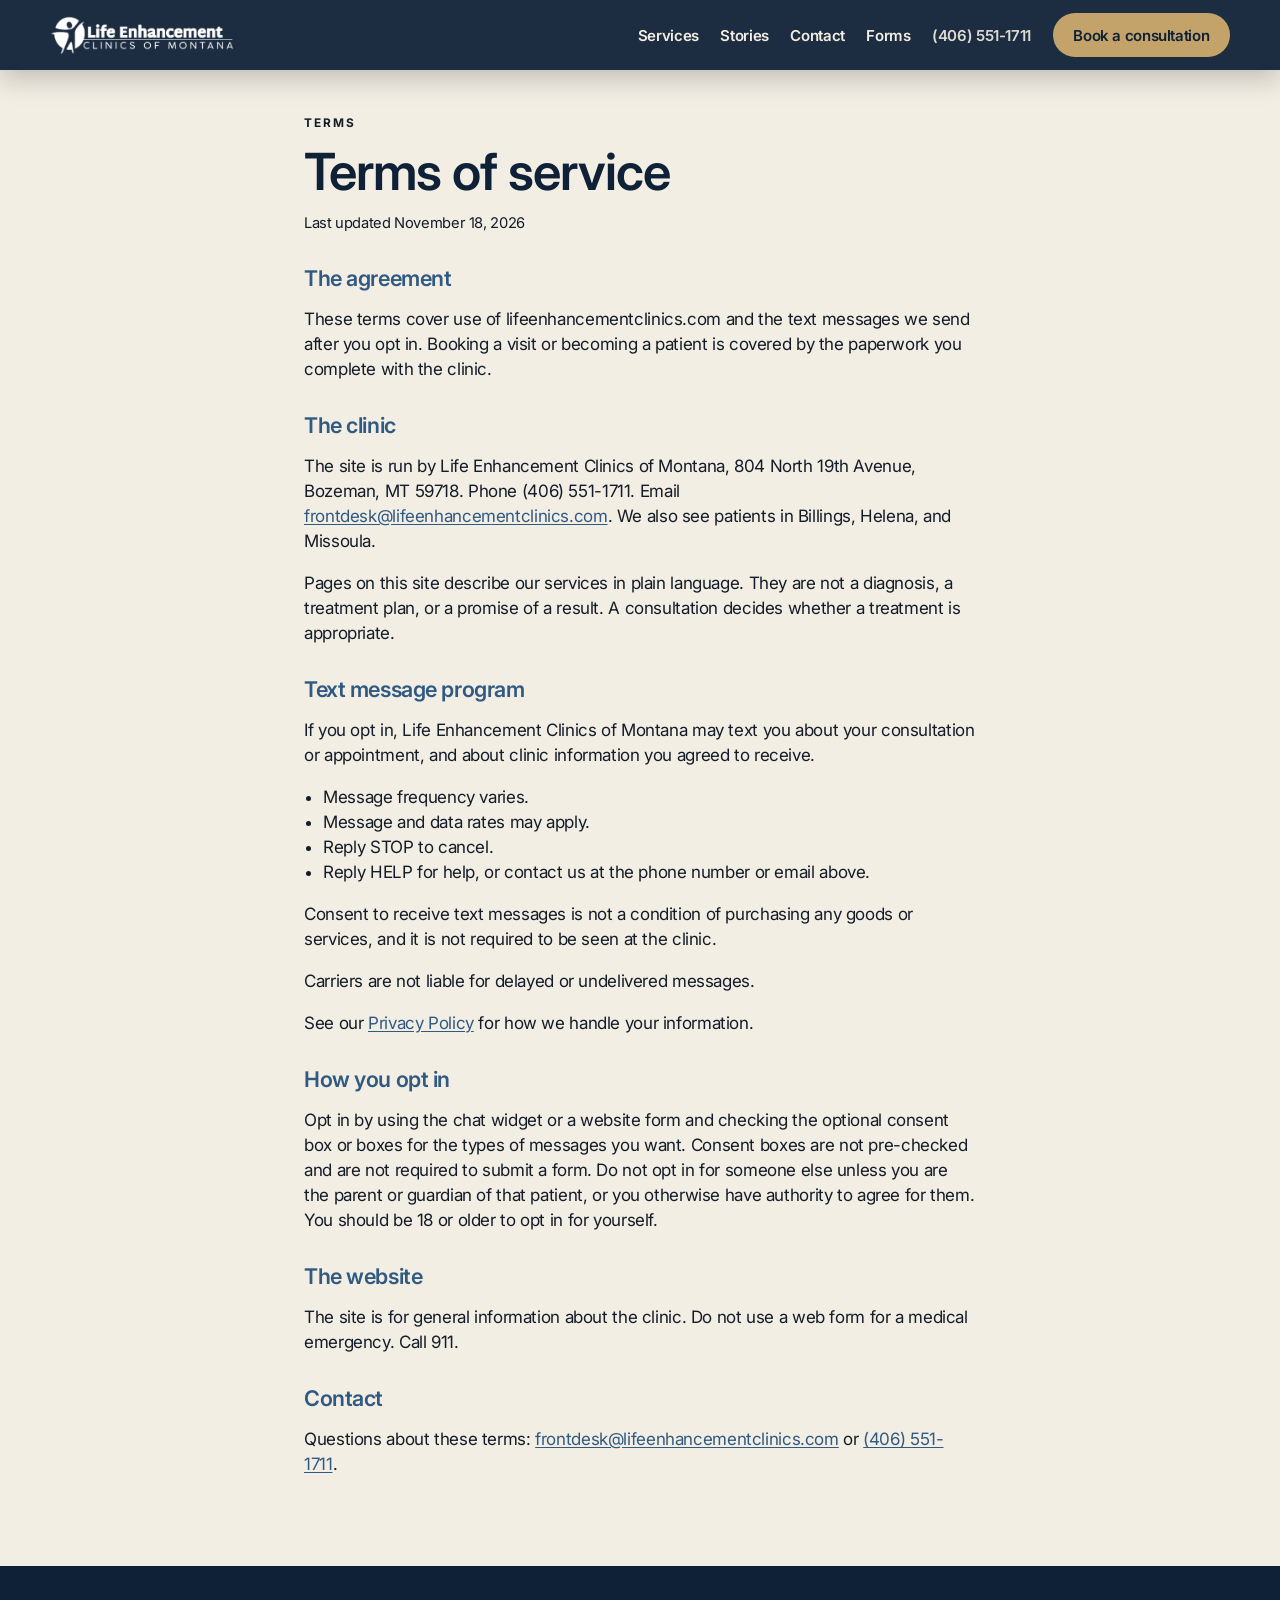
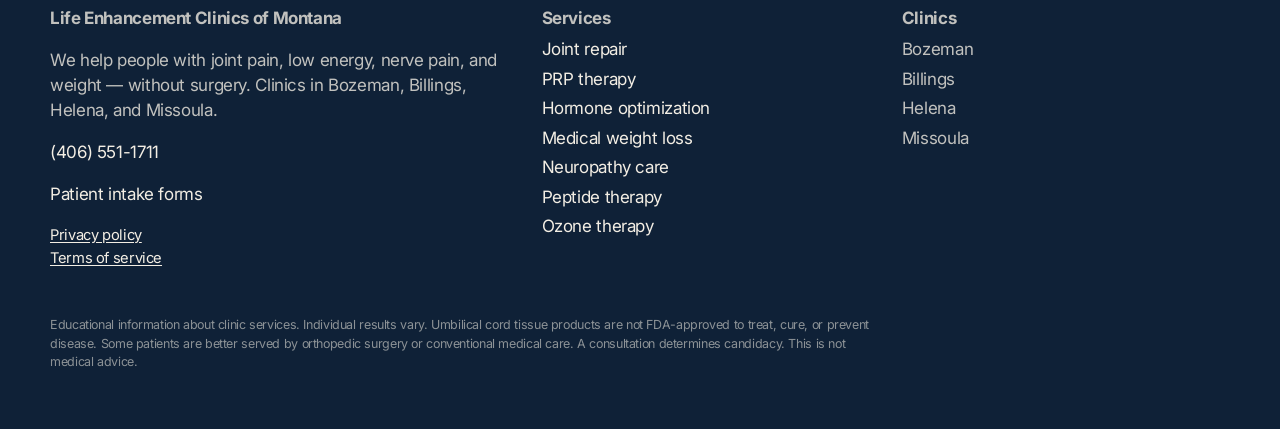
<file: terms.html>
<!DOCTYPE html>
<html lang="en">
<head>
  <meta charset="utf-8">
  <meta name="viewport" content="width=device-width, initial-scale=1">
  <title>Terms of service · Life Enhancement Clinics of Montana</title>
  <meta name="description" content="Terms of service for the Life Enhancement Clinics of Montana website and text messages.">
  <link rel="preconnect" href="https://fonts.googleapis.com">
  <link rel="preconnect" href="https://fonts.gstatic.com" crossorigin>
  <link href="https://fonts.googleapis.com/css2?family=Inter:opsz,wght@14..32,400;14..32,500;14..32,600;14..32,700&display=swap" rel="stylesheet">
  <link rel="stylesheet" href="styles.css?v=9">
</head>
<body>


<header class="site-header site-header--solid">
  <div class="wrap nav">
    <a class="brand" href="index.html">
      <img class="brand-logo" src="assets/lecm-logo.png?v=3" alt="Life Enhancement Clinics of Montana" width="875" height="186" decoding="async">
    </a>
    <button class="menu-toggle" type="button" aria-expanded="false">Menu</button>
    <ul class="nav-links">
      <li><a href="index.html#services">Services</a></li><li><a href="index.html#stories">Stories</a></li><li><a href="contact.html">Contact</a></li><li><a href="online-forms.html">Forms</a></li>
      <li><a class="nav-phone" href="tel:+14065511711">(406) 551-1711</a></li>
      <li><a class="button solid" href="contact.html">Book a consultation</a></li>
    </ul>
  </div>
</header>

<main class="legal-doc">
  <div class="wrap policy">
    <p class="eyebrow">Terms</p>
    <h1>Terms of service</h1>
    <p class="fine">Last updated November 18, 2026</p>
    <h2>The agreement</h2>
<p>These terms cover use of lifeenhancementclinics.com and the text messages we send after you opt in. Booking a visit or becoming a patient is covered by the paperwork you complete with the clinic.</p><h2>The clinic</h2>
<p>The site is run by Life Enhancement Clinics of Montana, 804 North 19th Avenue, Bozeman, MT 59718. Phone (406) 551-1711. Email <a href="mailto:frontdesk@lifeenhancementclinics.com">frontdesk@lifeenhancementclinics.com</a>. We also see patients in Billings, Helena, and Missoula.</p><p>Pages on this site describe our services in plain language. They are not a diagnosis, a treatment plan, or a promise of a result. A consultation decides whether a treatment is appropriate.</p><h2>Text message program</h2>
<p>If you opt in, Life Enhancement Clinics of Montana may text you about your consultation or appointment, and about clinic information you agreed to receive.</p><ul><li>Message frequency varies.</li><li>Message and data rates may apply.</li><li>Reply STOP to cancel.</li><li>Reply HELP for help, or contact us at the phone number or email above.</li></ul><p>Consent to receive text messages is not a condition of purchasing any goods or services, and it is not required to be seen at the clinic.</p><p>Carriers are not liable for delayed or undelivered messages.</p><p>See our <a href="privacy.html">Privacy Policy</a> for how we handle your information.</p><h2>How you opt in</h2>
<p>Opt in by using the chat widget or a website form and checking the optional consent box or boxes for the types of messages you want. Consent boxes are not pre-checked and are not required to submit a form. Do not opt in for someone else unless you are the parent or guardian of that patient, or you otherwise have authority to agree for them. You should be 18 or older to opt in for yourself.</p><h2>The website</h2>
<p>The site is for general information about the clinic. Do not use a web form for a medical emergency. Call 911.</p><h2>Contact</h2>
<p>Questions about these terms: <a href="mailto:frontdesk@lifeenhancementclinics.com">frontdesk@lifeenhancementclinics.com</a> or <a href="tel:+14065511711">(406) 551-1711</a>.</p>
  </div>
</main>



<footer class="site-footer">
  <div class="wrap footer-grid">
    <div>
      <strong>Life Enhancement Clinics of Montana</strong>
      <p>We help people with joint pain, low energy, nerve pain, and weight — without surgery. Clinics in Bozeman, Billings, Helena, and Missoula.</p>
      <p><a href="tel:+14065511711">(406) 551-1711</a></p>
      <p><a href="online-forms.html">Patient intake forms</a></p>
      <p class="footer-policies"><a href="privacy.html">Privacy policy</a><br><a href="terms.html">Terms of service</a></p>
    </div>
    <div>
      <strong>Services</strong>
      <ul><li><a href="services/joint-repair.html">Joint repair</a></li><li><a href="services/prp.html">PRP therapy</a></li><li><a href="services/hormones.html">Hormone optimization</a></li><li><a href="services/weight-loss.html">Medical weight loss</a></li><li><a href="services/neuropathy.html">Neuropathy care</a></li><li><a href="services/peptides.html">Peptide therapy</a></li><li><a href="services/ozone.html">Ozone therapy</a></li></ul>
    </div>
    <div>
      <strong>Clinics</strong>
      <ul><li>Bozeman</li><li>Billings</li><li>Helena</li><li>Missoula</li></ul>
    </div>
  </div>
  <div class="wrap">
    <p class="legal">Educational information about clinic services. Individual results vary. Umbilical cord tissue products are not FDA-approved to treat, cure, or prevent disease. Some patients are better served by orthopedic surgery or conventional medical care. A consultation determines candidacy. This is not medical advice.</p>
  </div>
</footer>
<script src="site.js?v=2"></script>


</body>
</html>
</file>
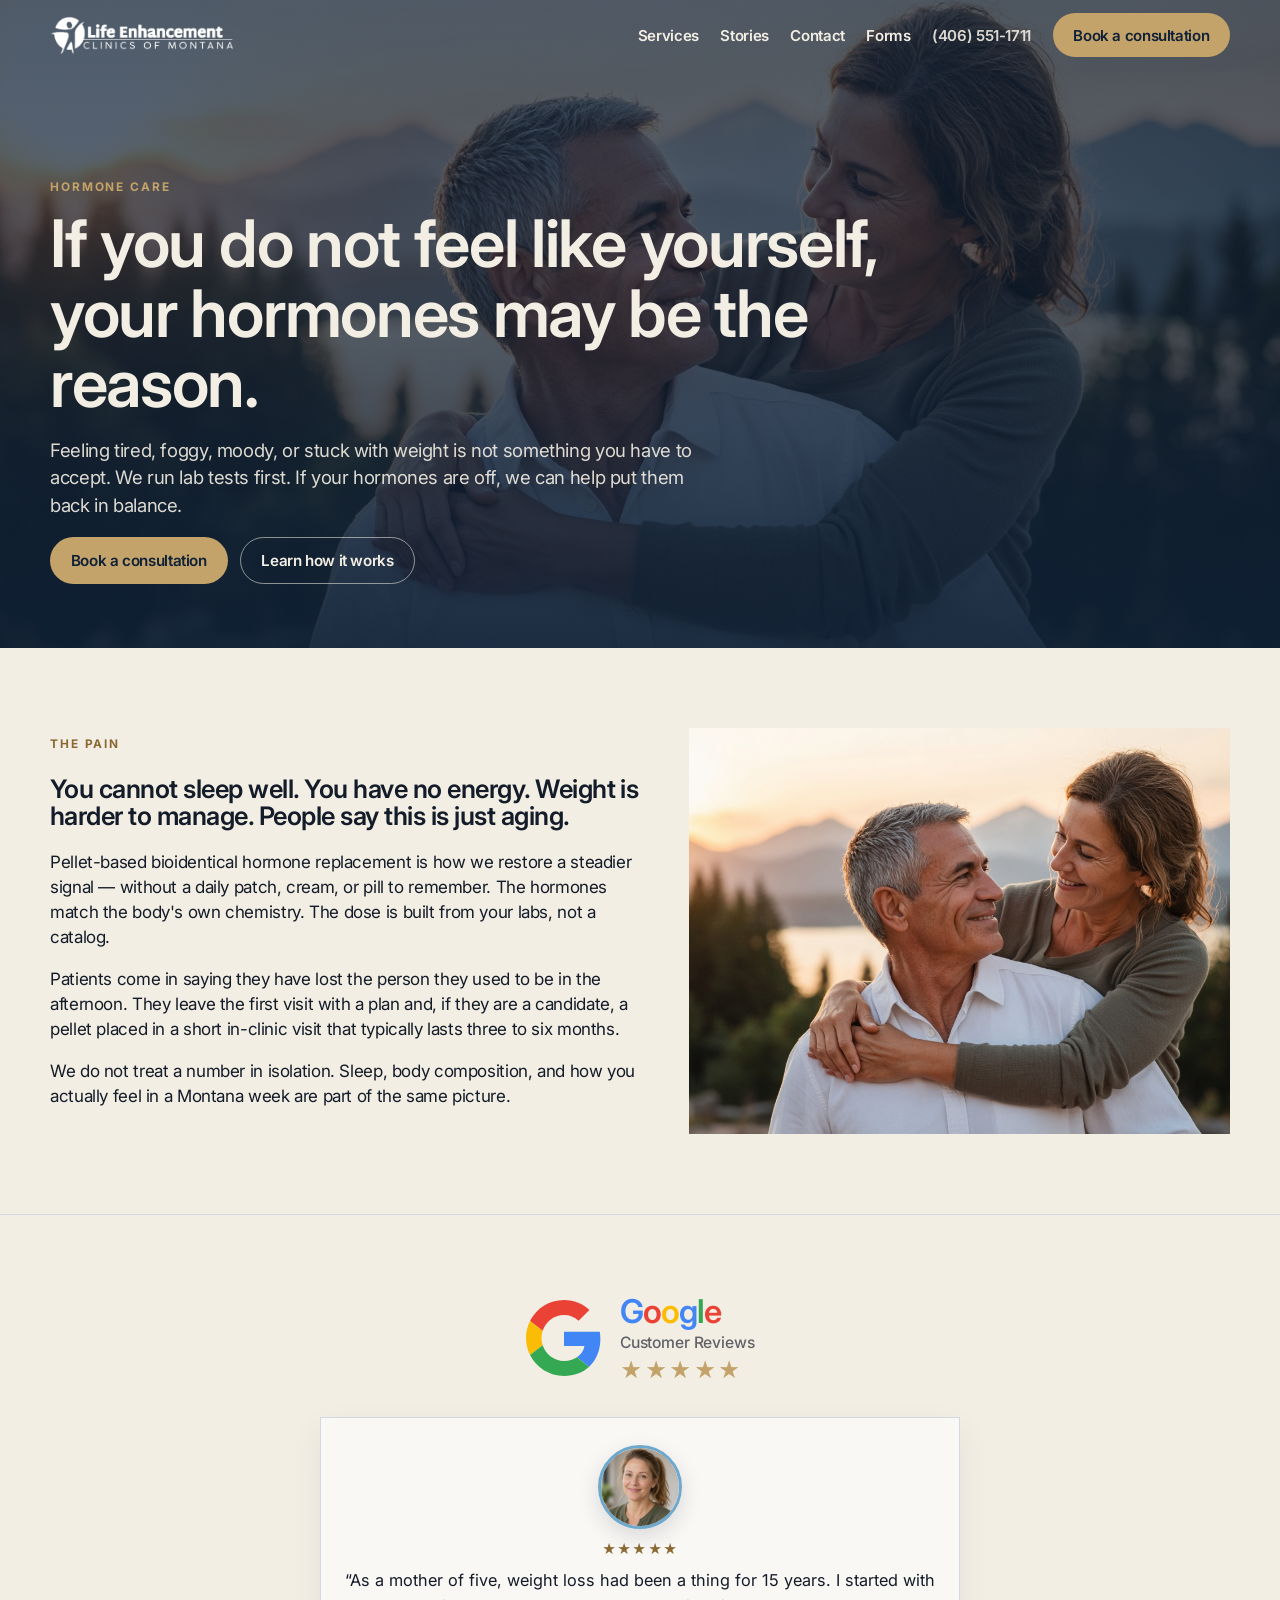
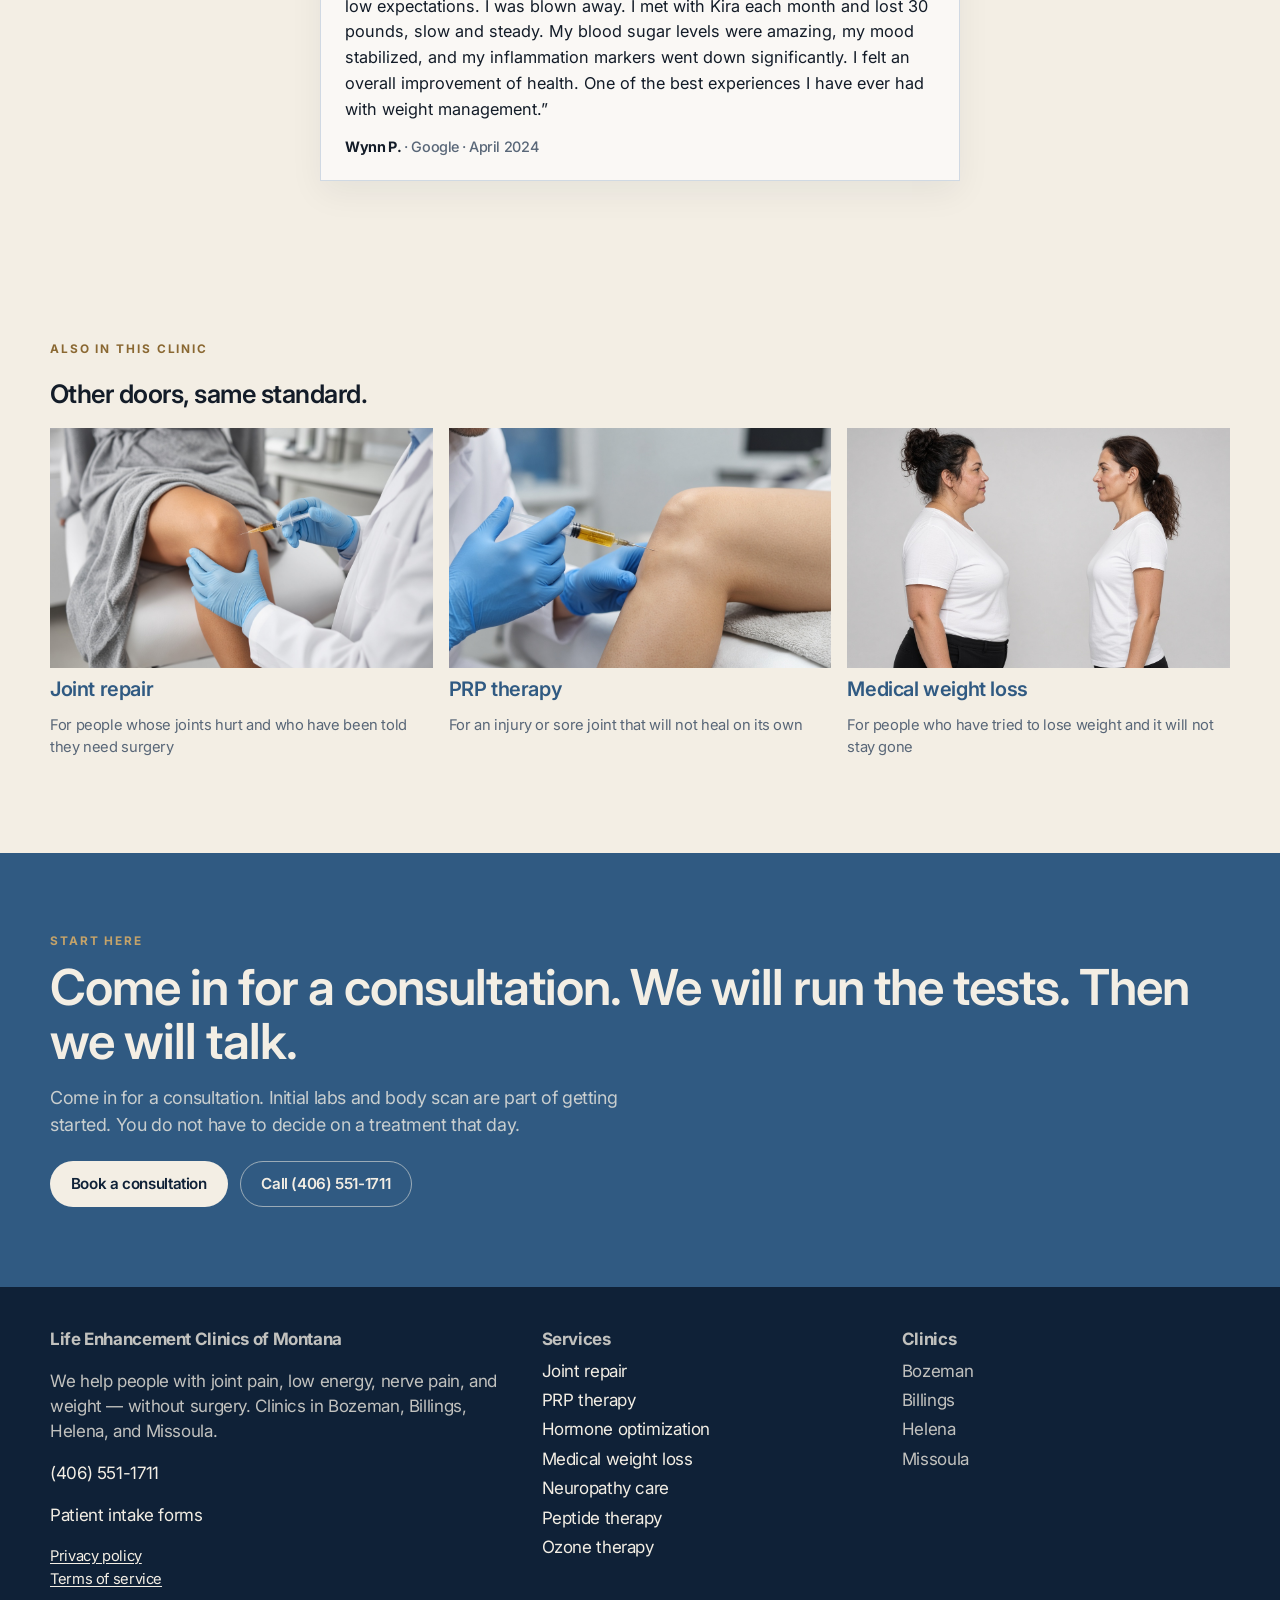
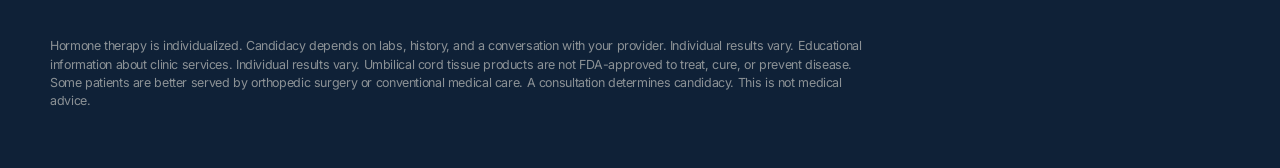
<file: services/hormones.html>
<!DOCTYPE html>
<html lang="en">
<head>
  <meta charset="utf-8">
  <meta name="viewport" content="width=device-width, initial-scale=1">
  <title>Hormone optimization · Life Enhancement Clinics of Montana</title>
  <meta name="description" content="Feeling tired, foggy, moody, or stuck with weight is not something you have to accept. We run lab tests first. If your hormones are off, we can help put them back in balance.">
  <link rel="preconnect" href="https://fonts.googleapis.com">
  <link rel="preconnect" href="https://fonts.gstatic.com" crossorigin>
  <link href="https://fonts.googleapis.com/css2?family=Inter:opsz,wght@14..32,400;14..32,500;14..32,600;14..32,700&display=swap" rel="stylesheet">
  <link rel="stylesheet" href="../styles.css?v=9">
</head>
<body>


<header class="site-header">
  <div class="wrap nav">
    <a class="brand" href="../index.html">
      <img class="brand-logo" src="../assets/lecm-logo.png?v=3" alt="Life Enhancement Clinics of Montana" width="875" height="186" decoding="async">
    </a>
    <button class="menu-toggle" type="button" aria-expanded="false">Menu</button>
    <ul class="nav-links">
      <li><a href="../index.html#services" aria-current="page">Services</a></li><li><a href="../index.html#stories">Stories</a></li><li><a href="../contact.html">Contact</a></li><li><a href="../online-forms.html">Forms</a></li>
      <li><a class="nav-phone" href="tel:+14065511711">(406) 551-1711</a></li>
      <li><a class="button solid" href="../contact.html">Book a consultation</a></li>
    </ul>
  </div>
</header>

<section class="hero page-hero">
  <div class="hero-media">
    <img src="../assets/svc-hormones.jpg?v=1" alt="">
  </div>
  <div class="hero-scrim"></div>
  <div class="hero-copy">
    <p class="eyebrow">Hormone care</p>
    <h1>If you do not feel like yourself, your hormones may be the reason.</h1>
    <p class="lede">Feeling tired, foggy, moody, or stuck with weight is not something you have to accept. We run lab tests first. If your hormones are off, we can help put them back in balance.</p>
    <div class="actions">
      <a class="button solid" href="../contact.html">Book a consultation</a>
      <a class="button ghost" href="#story">Learn how it works</a>
    </div>
  </div>
</section>

<section id="story" class="story-block">
  <div class="wrap split">
    <div>
      <p class="eyebrow">The pain</p>
      <h2>You cannot sleep well. You have no energy. Weight is harder to manage. People say this is just aging.</h2>
      <p>Pellet-based bioidentical hormone replacement is how we restore a steadier signal — without a daily patch, cream, or pill to remember. The hormones match the body's own chemistry. The dose is built from your labs, not a catalog.</p><p>Patients come in saying they have lost the person they used to be in the afternoon. They leave the first visit with a plan and, if they are a candidate, a pellet placed in a short in-clinic visit that typically lasts three to six months.</p><p>We do not treat a number in isolation. Sleep, body composition, and how you actually feel in a Montana week are part of the same picture.</p>
    </div>
    <figure class="figure">
      <img src="../assets/svc-hormones.jpg?v=1" alt="">
    </figure>
  </div>
</section>

<section id="stories" class="story-block">
  <div class="wrap">
    <div class="review-brand">
      
<div class="google-reviews-badge" role="img" aria-label="Google Customer Reviews">
  <svg class="google-reviews-badge__mark" viewBox="0 0 48 48" xmlns="http://www.w3.org/2000/svg" aria-hidden="true">
    <path fill="#EA4335" d="M24 9.5c3.54 0 6.71 1.22 9.21 3.6l6.85-6.85C35.9 2.38 30.47 0 24 0 14.62 0 6.51 5.38 2.56 13.22l7.98 6.19C12.43 13.72 17.74 9.5 24 9.5z"/>
    <path fill="#4285F4" d="M46.98 24.55c0-1.57-.15-3.09-.38-4.55H24v9.02h12.94c-.58 2.96-2.26 5.48-4.78 7.18l7.73 6c4.51-4.18 7.09-10.36 7.09-17.65z"/>
    <path fill="#FBBC05" d="M10.53 28.59c-.48-1.45-.76-2.99-.76-4.59s.27-3.14.76-4.59l-7.98-6.19C.92 16.46 0 20.12 0 24c0 3.88.92 7.54 2.56 10.78l7.97-6.19z"/>
    <path fill="#34A853" d="M24 48c6.48 0 11.93-2.13 15.89-5.81l-7.73-6c-2.15 1.45-4.92 2.3-8.16 2.3-6.26 0-11.57-4.22-13.47-9.91l-7.98 6.19C6.51 42.62 14.62 48 24 48z"/>
  </svg>
  <div class="google-reviews-badge__text">
    <p class="google-reviews-badge__wordmark"><span class="g-blue">G</span><span class="g-red">o</span><span class="g-yellow">o</span><span class="g-blue">g</span><span class="g-green">l</span><span class="g-red">e</span></p>
    <p class="google-reviews-badge__label">Customer Reviews</p>
    <p class="google-reviews-badge__stars" aria-hidden="true">★★★★★</p>
  </div>
</div>
    </div>
    <div class="review-spotlight-grid review-spotlight-grid--full">
      
<article class="review-spotlight review-spotlight--full">
  <img class="review-face" src="../assets/reviews/wynn.jpg?v=2" alt="">
  <div class="stars stars-lg" aria-label="Five star Google review">★★★★★</div>
  <p class="review-full">“As a mother of five, weight loss had been a thing for 15 years. I started with low expectations. I was blown away. I met with Kira each month and lost 30 pounds, slow and steady. My blood sugar levels were amazing, my mood stabilized, and my inflammation markers went down significantly. I felt an overall improvement of health. One of the best experiences I have ever had with weight management.”</p>
  <p class="review-who">Wynn P. <span>· Google</span> <span>· April 2024</span></p>
</article>
    </div>
  </div>
</section>

<section>
  <div class="wrap">
    <p class="eyebrow">Also in this clinic</p>
    <h2>Other doors, same standard.</h2>
    <div class="more-services">
<a class="more-card" href="joint-repair.html">
  <img src="../assets/svc-joint.jpg?v=1" alt="">
  <h3>Joint repair</h3>
  <p class="fine">For people whose joints hurt and who have been told they need surgery</p>
</a>
<a class="more-card" href="prp.html">
  <img src="../assets/svc-prp.jpg?v=1" alt="">
  <h3>PRP therapy</h3>
  <p class="fine">For an injury or sore joint that will not heal on its own</p>
</a>
<a class="more-card" href="weight-loss.html">
  <img src="../assets/svc-weight.jpg?v=2" alt="">
  <h3>Medical weight loss</h3>
  <p class="fine">For people who have tried to lose weight and it will not stay gone</p>
</a></div>
  </div>
</section>



<section class="cta-band">
  <div class="wrap">
    <p class="eyebrow">Start here</p>
    <h2>Come in for a consultation. We will run the tests. Then we will talk.</h2>
    <p class="lede">Come in for a consultation. Initial labs and body scan are part of getting started. You do not have to decide on a treatment that day.</p>
    <div class="actions">
      <a class="button light" href="../contact.html">Book a consultation</a>
      <a class="button ghost" href="tel:+14065511711">Call (406) 551-1711</a>
    </div>
  </div>
</section>

<footer class="site-footer">
  <div class="wrap footer-grid">
    <div>
      <strong>Life Enhancement Clinics of Montana</strong>
      <p>We help people with joint pain, low energy, nerve pain, and weight — without surgery. Clinics in Bozeman, Billings, Helena, and Missoula.</p>
      <p><a href="tel:+14065511711">(406) 551-1711</a></p>
      <p><a href="../online-forms.html">Patient intake forms</a></p>
      <p class="footer-policies"><a href="../privacy.html">Privacy policy</a><br><a href="../terms.html">Terms of service</a></p>
    </div>
    <div>
      <strong>Services</strong>
      <ul><li><a href="../services/joint-repair.html">Joint repair</a></li><li><a href="../services/prp.html">PRP therapy</a></li><li><a href="../services/hormones.html">Hormone optimization</a></li><li><a href="../services/weight-loss.html">Medical weight loss</a></li><li><a href="../services/neuropathy.html">Neuropathy care</a></li><li><a href="../services/peptides.html">Peptide therapy</a></li><li><a href="../services/ozone.html">Ozone therapy</a></li></ul>
    </div>
    <div>
      <strong>Clinics</strong>
      <ul><li>Bozeman</li><li>Billings</li><li>Helena</li><li>Missoula</li></ul>
    </div>
  </div>
  <div class="wrap">
    <p class="legal">Hormone therapy is individualized. Candidacy depends on labs, history, and a conversation with your provider. Individual results vary. Educational information about clinic services. Individual results vary. Umbilical cord tissue products are not FDA-approved to treat, cure, or prevent disease. Some patients are better served by orthopedic surgery or conventional medical care. A consultation determines candidacy. This is not medical advice.</p>
  </div>
</footer>
<script src="../site.js?v=2"></script>


</body>
</html>
</file>
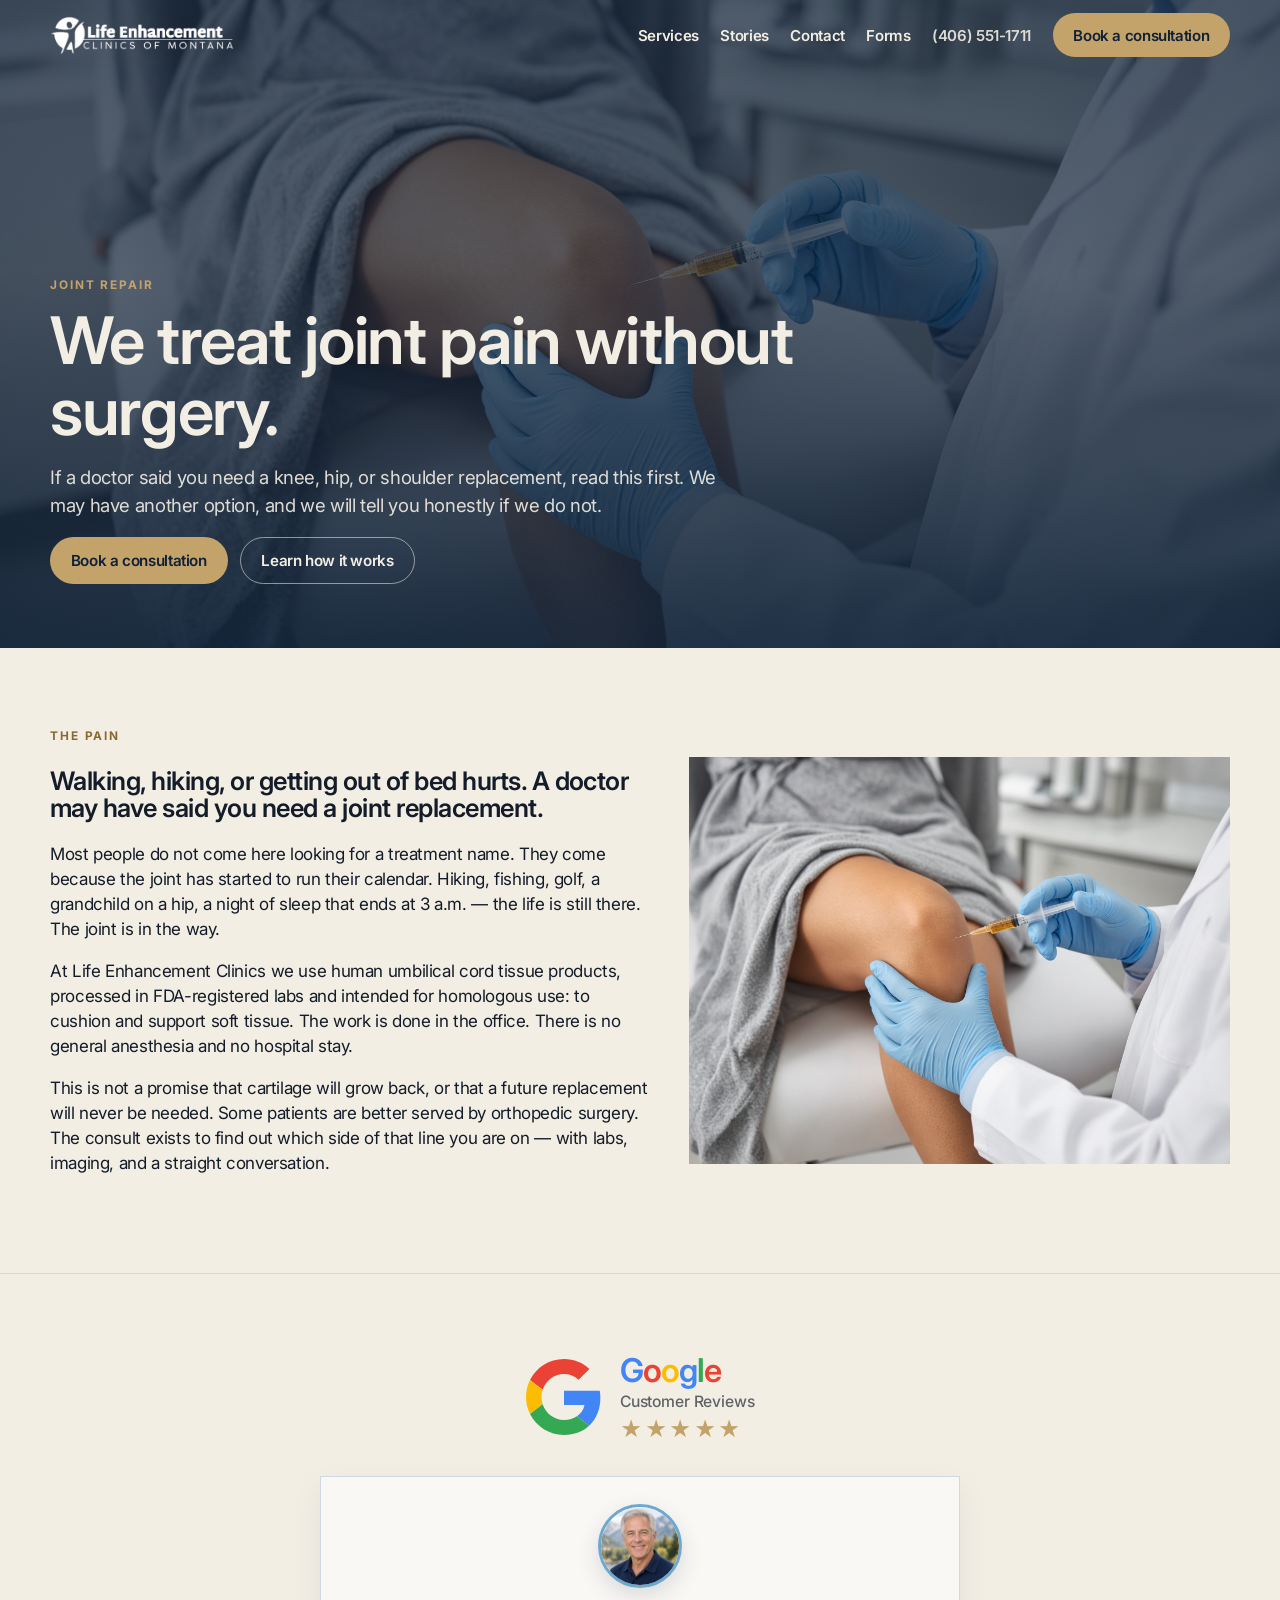
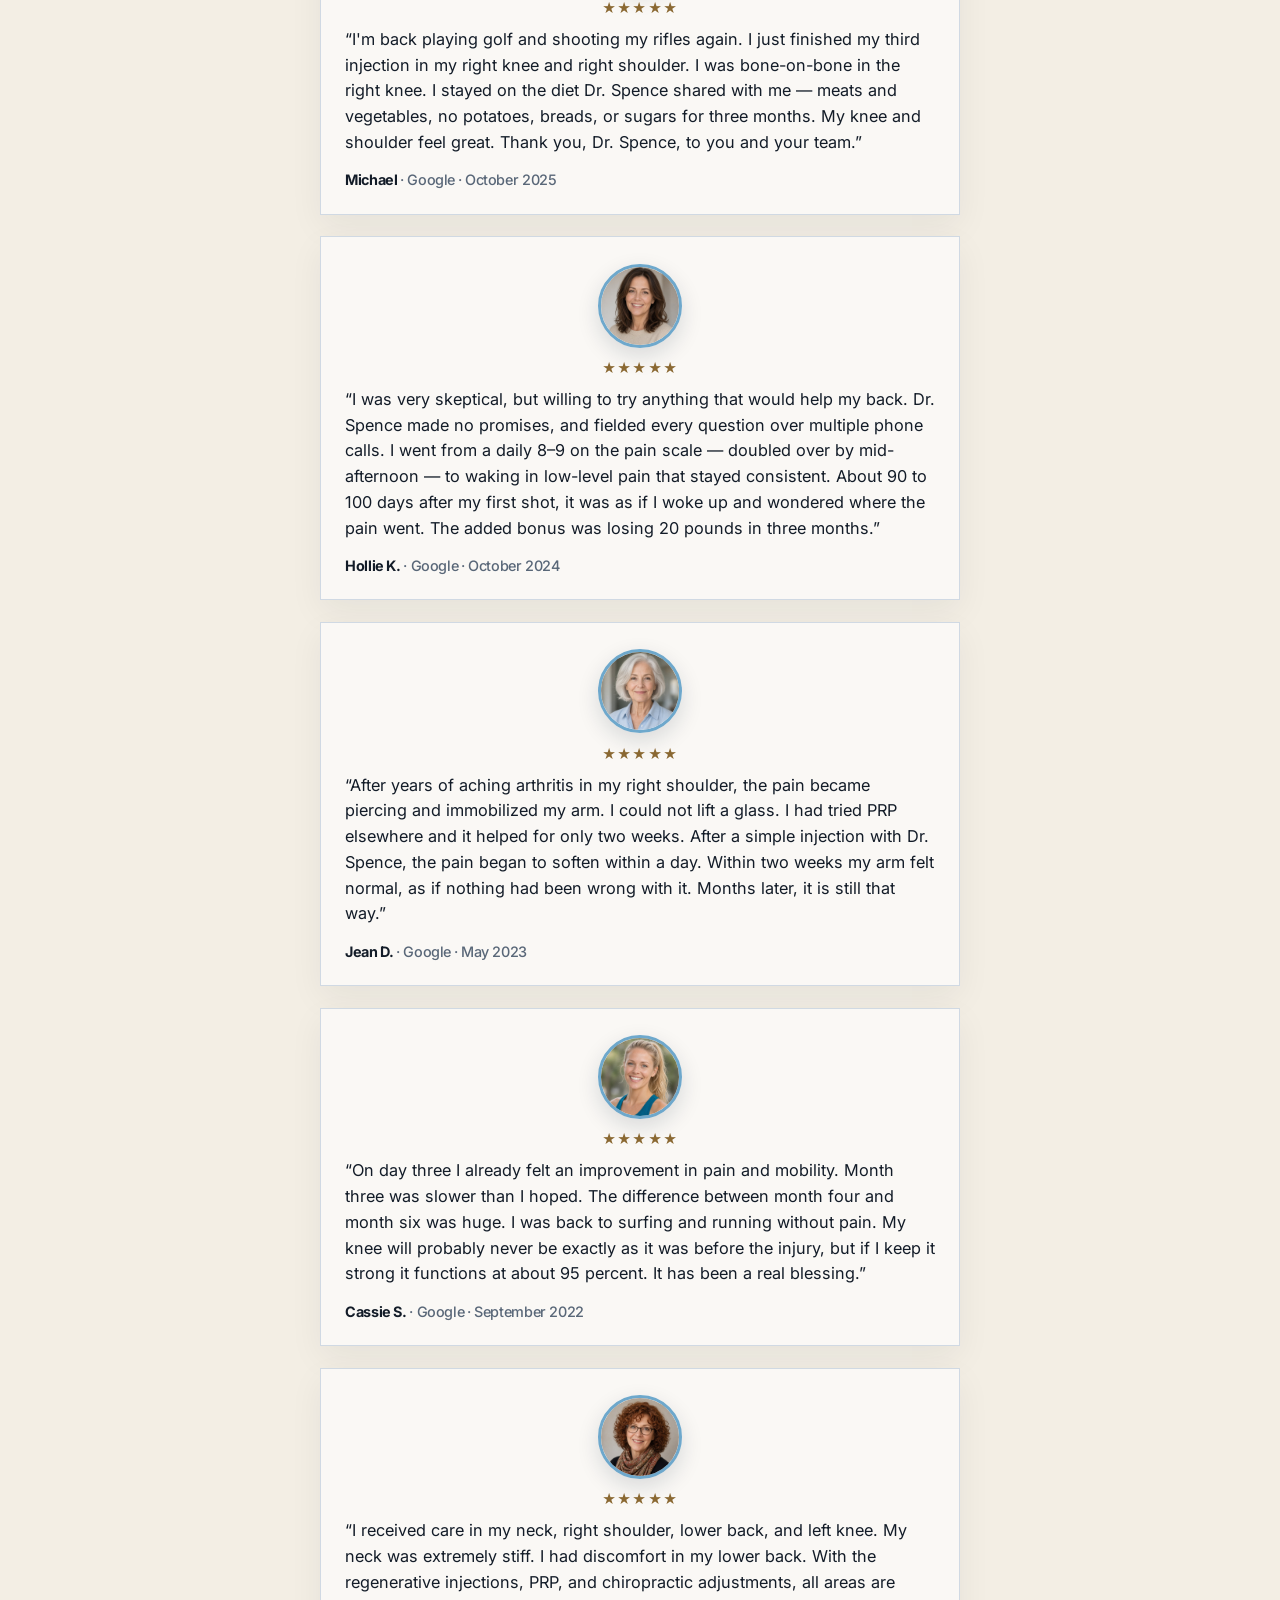
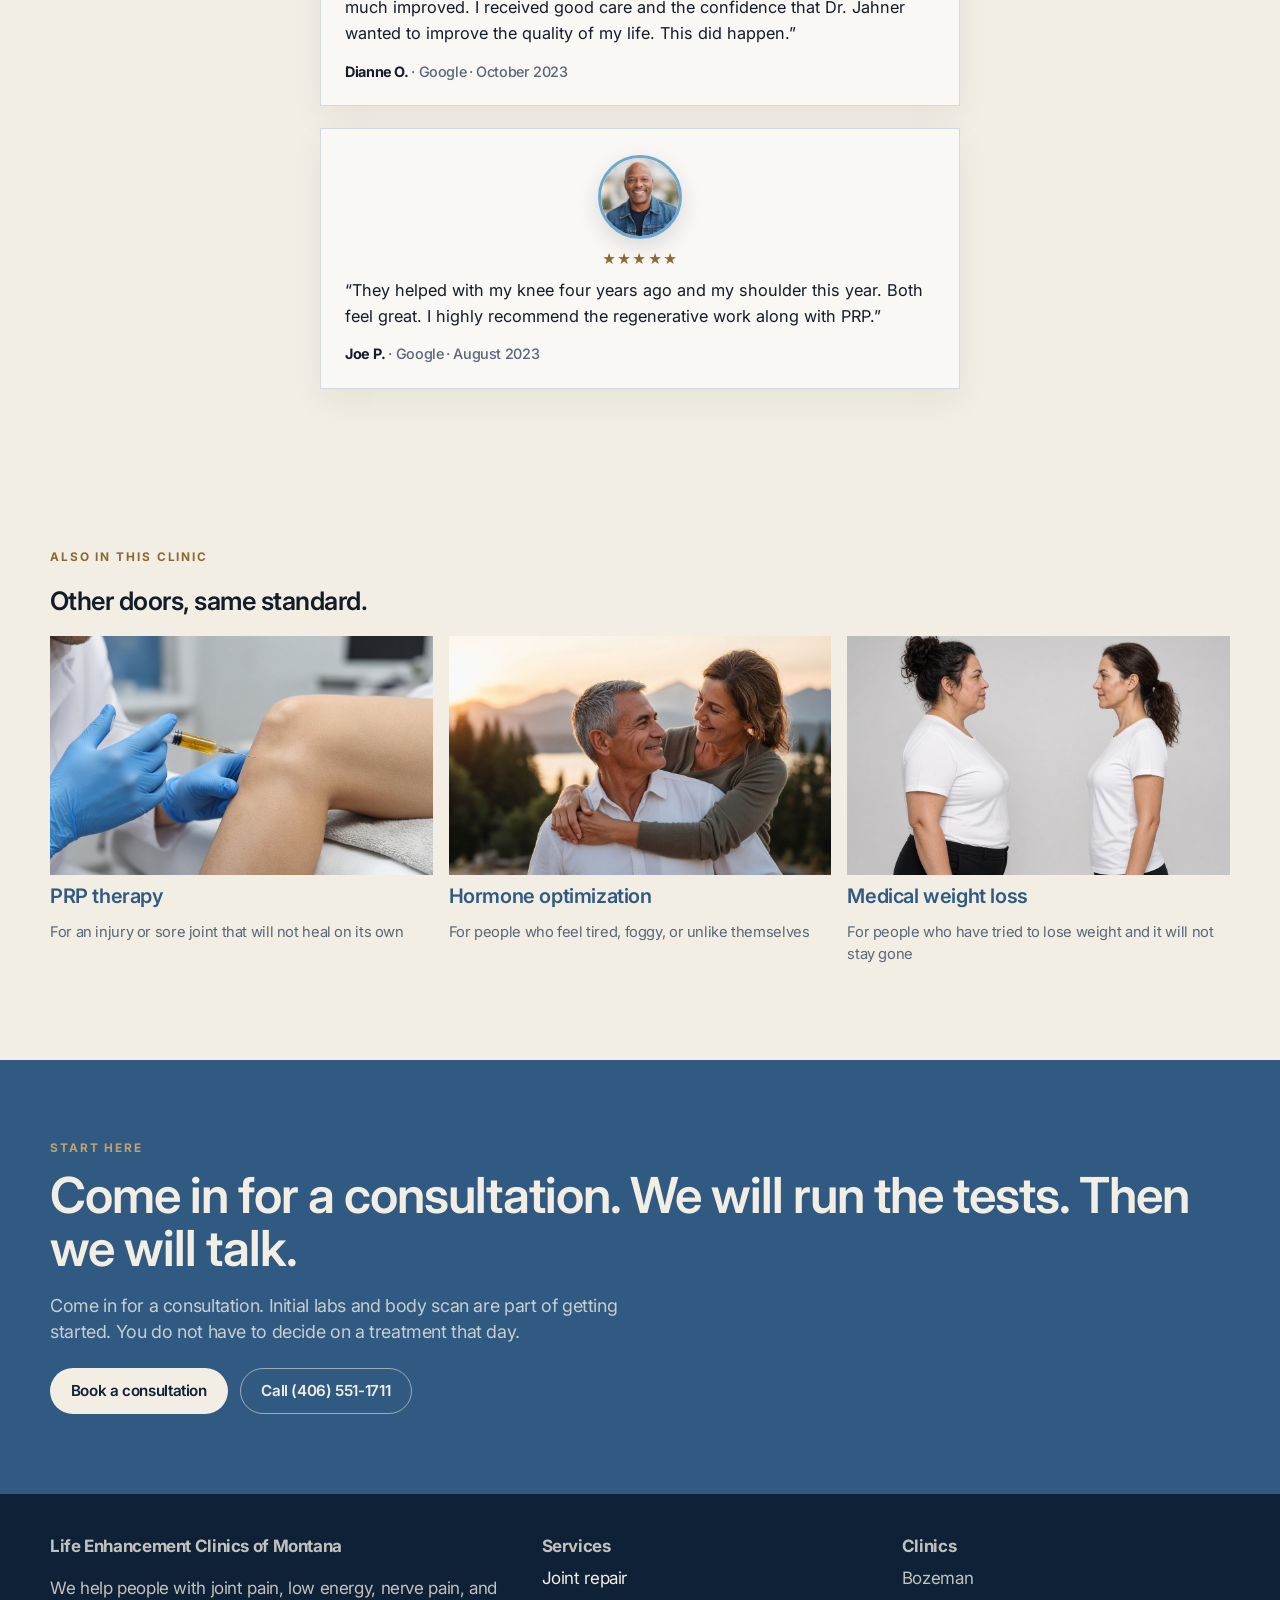
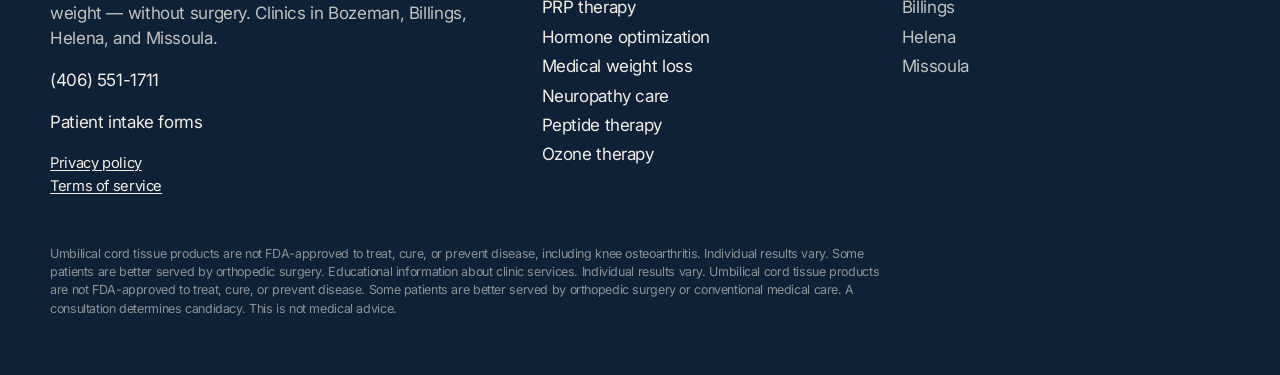
<file: services/joint-repair.html>
<!DOCTYPE html>
<html lang="en">
<head>
  <meta charset="utf-8">
  <meta name="viewport" content="width=device-width, initial-scale=1">
  <title>Joint repair · Life Enhancement Clinics of Montana</title>
  <meta name="description" content="If a doctor said you need a knee, hip, or shoulder replacement, read this first. We may have another option, and we will tell you honestly if we do not.">
  <link rel="preconnect" href="https://fonts.googleapis.com">
  <link rel="preconnect" href="https://fonts.gstatic.com" crossorigin>
  <link href="https://fonts.googleapis.com/css2?family=Inter:opsz,wght@14..32,400;14..32,500;14..32,600;14..32,700&display=swap" rel="stylesheet">
  <link rel="stylesheet" href="../styles.css?v=9">
</head>
<body>


<header class="site-header">
  <div class="wrap nav">
    <a class="brand" href="../index.html">
      <img class="brand-logo" src="../assets/lecm-logo.png?v=3" alt="Life Enhancement Clinics of Montana" width="875" height="186" decoding="async">
    </a>
    <button class="menu-toggle" type="button" aria-expanded="false">Menu</button>
    <ul class="nav-links">
      <li><a href="../index.html#services" aria-current="page">Services</a></li><li><a href="../index.html#stories">Stories</a></li><li><a href="../contact.html">Contact</a></li><li><a href="../online-forms.html">Forms</a></li>
      <li><a class="nav-phone" href="tel:+14065511711">(406) 551-1711</a></li>
      <li><a class="button solid" href="../contact.html">Book a consultation</a></li>
    </ul>
  </div>
</header>

<section class="hero page-hero">
  <div class="hero-media">
    <img src="../assets/svc-joint.jpg?v=1" alt="">
  </div>
  <div class="hero-scrim"></div>
  <div class="hero-copy">
    <p class="eyebrow">Joint repair</p>
    <h1>We treat joint pain without surgery.</h1>
    <p class="lede">If a doctor said you need a knee, hip, or shoulder replacement, read this first. We may have another option, and we will tell you honestly if we do not.</p>
    <div class="actions">
      <a class="button solid" href="../contact.html">Book a consultation</a>
      <a class="button ghost" href="#story">Learn how it works</a>
    </div>
  </div>
</section>

<section id="story" class="story-block">
  <div class="wrap split">
    <div>
      <p class="eyebrow">The pain</p>
      <h2>Walking, hiking, or getting out of bed hurts. A doctor may have said you need a joint replacement.</h2>
      <p>Most people do not come here looking for a treatment name. They come because the joint has started to run their calendar. Hiking, fishing, golf, a grandchild on a hip, a night of sleep that ends at 3 a.m. — the life is still there. The joint is in the way.</p><p>At Life Enhancement Clinics we use human umbilical cord tissue products, processed in FDA-registered labs and intended for homologous use: to cushion and support soft tissue. The work is done in the office. There is no general anesthesia and no hospital stay.</p><p>This is not a promise that cartilage will grow back, or that a future replacement will never be needed. Some patients are better served by orthopedic surgery. The consult exists to find out which side of that line you are on — with labs, imaging, and a straight conversation.</p>
    </div>
    <figure class="figure">
      <img src="../assets/svc-joint.jpg?v=1" alt="">
    </figure>
  </div>
</section>

<section id="stories" class="story-block">
  <div class="wrap">
    <div class="review-brand">
      
<div class="google-reviews-badge" role="img" aria-label="Google Customer Reviews">
  <svg class="google-reviews-badge__mark" viewBox="0 0 48 48" xmlns="http://www.w3.org/2000/svg" aria-hidden="true">
    <path fill="#EA4335" d="M24 9.5c3.54 0 6.71 1.22 9.21 3.6l6.85-6.85C35.9 2.38 30.47 0 24 0 14.62 0 6.51 5.38 2.56 13.22l7.98 6.19C12.43 13.72 17.74 9.5 24 9.5z"/>
    <path fill="#4285F4" d="M46.98 24.55c0-1.57-.15-3.09-.38-4.55H24v9.02h12.94c-.58 2.96-2.26 5.48-4.78 7.18l7.73 6c4.51-4.18 7.09-10.36 7.09-17.65z"/>
    <path fill="#FBBC05" d="M10.53 28.59c-.48-1.45-.76-2.99-.76-4.59s.27-3.14.76-4.59l-7.98-6.19C.92 16.46 0 20.12 0 24c0 3.88.92 7.54 2.56 10.78l7.97-6.19z"/>
    <path fill="#34A853" d="M24 48c6.48 0 11.93-2.13 15.89-5.81l-7.73-6c-2.15 1.45-4.92 2.3-8.16 2.3-6.26 0-11.57-4.22-13.47-9.91l-7.98 6.19C6.51 42.62 14.62 48 24 48z"/>
  </svg>
  <div class="google-reviews-badge__text">
    <p class="google-reviews-badge__wordmark"><span class="g-blue">G</span><span class="g-red">o</span><span class="g-yellow">o</span><span class="g-blue">g</span><span class="g-green">l</span><span class="g-red">e</span></p>
    <p class="google-reviews-badge__label">Customer Reviews</p>
    <p class="google-reviews-badge__stars" aria-hidden="true">★★★★★</p>
  </div>
</div>
    </div>
    <div class="review-spotlight-grid review-spotlight-grid--full">
      
<article class="review-spotlight review-spotlight--full">
  <img class="review-face" src="../assets/reviews/michael.jpg?v=2" alt="">
  <div class="stars stars-lg" aria-label="Five star Google review">★★★★★</div>
  <p class="review-full">“I'm back playing golf and shooting my rifles again. I just finished my third injection in my right knee and right shoulder. I was bone-on-bone in the right knee. I stayed on the diet Dr. Spence shared with me — meats and vegetables, no potatoes, breads, or sugars for three months. My knee and shoulder feel great. Thank you, Dr. Spence, to you and your team.”</p>
  <p class="review-who">Michael <span>· Google</span> <span>· October 2025</span></p>
</article>

<article class="review-spotlight review-spotlight--full">
  <img class="review-face" src="../assets/reviews/hollie.jpg?v=2" alt="">
  <div class="stars stars-lg" aria-label="Five star Google review">★★★★★</div>
  <p class="review-full">“I was very skeptical, but willing to try anything that would help my back. Dr. Spence made no promises, and fielded every question over multiple phone calls. I went from a daily 8–9 on the pain scale — doubled over by mid-afternoon — to waking in low-level pain that stayed consistent. About 90 to 100 days after my first shot, it was as if I woke up and wondered where the pain went. The added bonus was losing 20 pounds in three months.”</p>
  <p class="review-who">Hollie K. <span>· Google</span> <span>· October 2024</span></p>
</article>

<article class="review-spotlight review-spotlight--full">
  <img class="review-face" src="../assets/reviews/jean.jpg?v=2" alt="">
  <div class="stars stars-lg" aria-label="Five star Google review">★★★★★</div>
  <p class="review-full">“After years of aching arthritis in my right shoulder, the pain became piercing and immobilized my arm. I could not lift a glass. I had tried PRP elsewhere and it helped for only two weeks. After a simple injection with Dr. Spence, the pain began to soften within a day. Within two weeks my arm felt normal, as if nothing had been wrong with it. Months later, it is still that way.”</p>
  <p class="review-who">Jean D. <span>· Google</span> <span>· May 2023</span></p>
</article>

<article class="review-spotlight review-spotlight--full">
  <img class="review-face" src="../assets/reviews/cassie.jpg?v=2" alt="">
  <div class="stars stars-lg" aria-label="Five star Google review">★★★★★</div>
  <p class="review-full">“On day three I already felt an improvement in pain and mobility. Month three was slower than I hoped. The difference between month four and month six was huge. I was back to surfing and running without pain. My knee will probably never be exactly as it was before the injury, but if I keep it strong it functions at about 95 percent. It has been a real blessing.”</p>
  <p class="review-who">Cassie S. <span>· Google</span> <span>· September 2022</span></p>
</article>

<article class="review-spotlight review-spotlight--full">
  <img class="review-face" src="../assets/reviews/dianne.jpg?v=2" alt="">
  <div class="stars stars-lg" aria-label="Five star Google review">★★★★★</div>
  <p class="review-full">“I received care in my neck, right shoulder, lower back, and left knee. My neck was extremely stiff. I had discomfort in my lower back. With the regenerative injections, PRP, and chiropractic adjustments, all areas are much improved. I received good care and the confidence that Dr. Jahner wanted to improve the quality of my life. This did happen.”</p>
  <p class="review-who">Dianne O. <span>· Google</span> <span>· October 2023</span></p>
</article>

<article class="review-spotlight review-spotlight--full">
  <img class="review-face" src="../assets/reviews/joe.jpg?v=2" alt="">
  <div class="stars stars-lg" aria-label="Five star Google review">★★★★★</div>
  <p class="review-full">“They helped with my knee four years ago and my shoulder this year. Both feel great. I highly recommend the regenerative work along with PRP.”</p>
  <p class="review-who">Joe P. <span>· Google</span> <span>· August 2023</span></p>
</article>
    </div>
  </div>
</section>

<section>
  <div class="wrap">
    <p class="eyebrow">Also in this clinic</p>
    <h2>Other doors, same standard.</h2>
    <div class="more-services">
<a class="more-card" href="prp.html">
  <img src="../assets/svc-prp.jpg?v=1" alt="">
  <h3>PRP therapy</h3>
  <p class="fine">For an injury or sore joint that will not heal on its own</p>
</a>
<a class="more-card" href="hormones.html">
  <img src="../assets/svc-hormones.jpg?v=1" alt="">
  <h3>Hormone optimization</h3>
  <p class="fine">For people who feel tired, foggy, or unlike themselves</p>
</a>
<a class="more-card" href="weight-loss.html">
  <img src="../assets/svc-weight.jpg?v=2" alt="">
  <h3>Medical weight loss</h3>
  <p class="fine">For people who have tried to lose weight and it will not stay gone</p>
</a></div>
  </div>
</section>



<section class="cta-band">
  <div class="wrap">
    <p class="eyebrow">Start here</p>
    <h2>Come in for a consultation. We will run the tests. Then we will talk.</h2>
    <p class="lede">Come in for a consultation. Initial labs and body scan are part of getting started. You do not have to decide on a treatment that day.</p>
    <div class="actions">
      <a class="button light" href="../contact.html">Book a consultation</a>
      <a class="button ghost" href="tel:+14065511711">Call (406) 551-1711</a>
    </div>
  </div>
</section>

<footer class="site-footer">
  <div class="wrap footer-grid">
    <div>
      <strong>Life Enhancement Clinics of Montana</strong>
      <p>We help people with joint pain, low energy, nerve pain, and weight — without surgery. Clinics in Bozeman, Billings, Helena, and Missoula.</p>
      <p><a href="tel:+14065511711">(406) 551-1711</a></p>
      <p><a href="../online-forms.html">Patient intake forms</a></p>
      <p class="footer-policies"><a href="../privacy.html">Privacy policy</a><br><a href="../terms.html">Terms of service</a></p>
    </div>
    <div>
      <strong>Services</strong>
      <ul><li><a href="../services/joint-repair.html">Joint repair</a></li><li><a href="../services/prp.html">PRP therapy</a></li><li><a href="../services/hormones.html">Hormone optimization</a></li><li><a href="../services/weight-loss.html">Medical weight loss</a></li><li><a href="../services/neuropathy.html">Neuropathy care</a></li><li><a href="../services/peptides.html">Peptide therapy</a></li><li><a href="../services/ozone.html">Ozone therapy</a></li></ul>
    </div>
    <div>
      <strong>Clinics</strong>
      <ul><li>Bozeman</li><li>Billings</li><li>Helena</li><li>Missoula</li></ul>
    </div>
  </div>
  <div class="wrap">
    <p class="legal">Umbilical cord tissue products are not FDA-approved to treat, cure, or prevent disease, including knee osteoarthritis. Individual results vary. Some patients are better served by orthopedic surgery. Educational information about clinic services. Individual results vary. Umbilical cord tissue products are not FDA-approved to treat, cure, or prevent disease. Some patients are better served by orthopedic surgery or conventional medical care. A consultation determines candidacy. This is not medical advice.</p>
  </div>
</footer>
<script src="../site.js?v=2"></script>


</body>
</html>
</file>
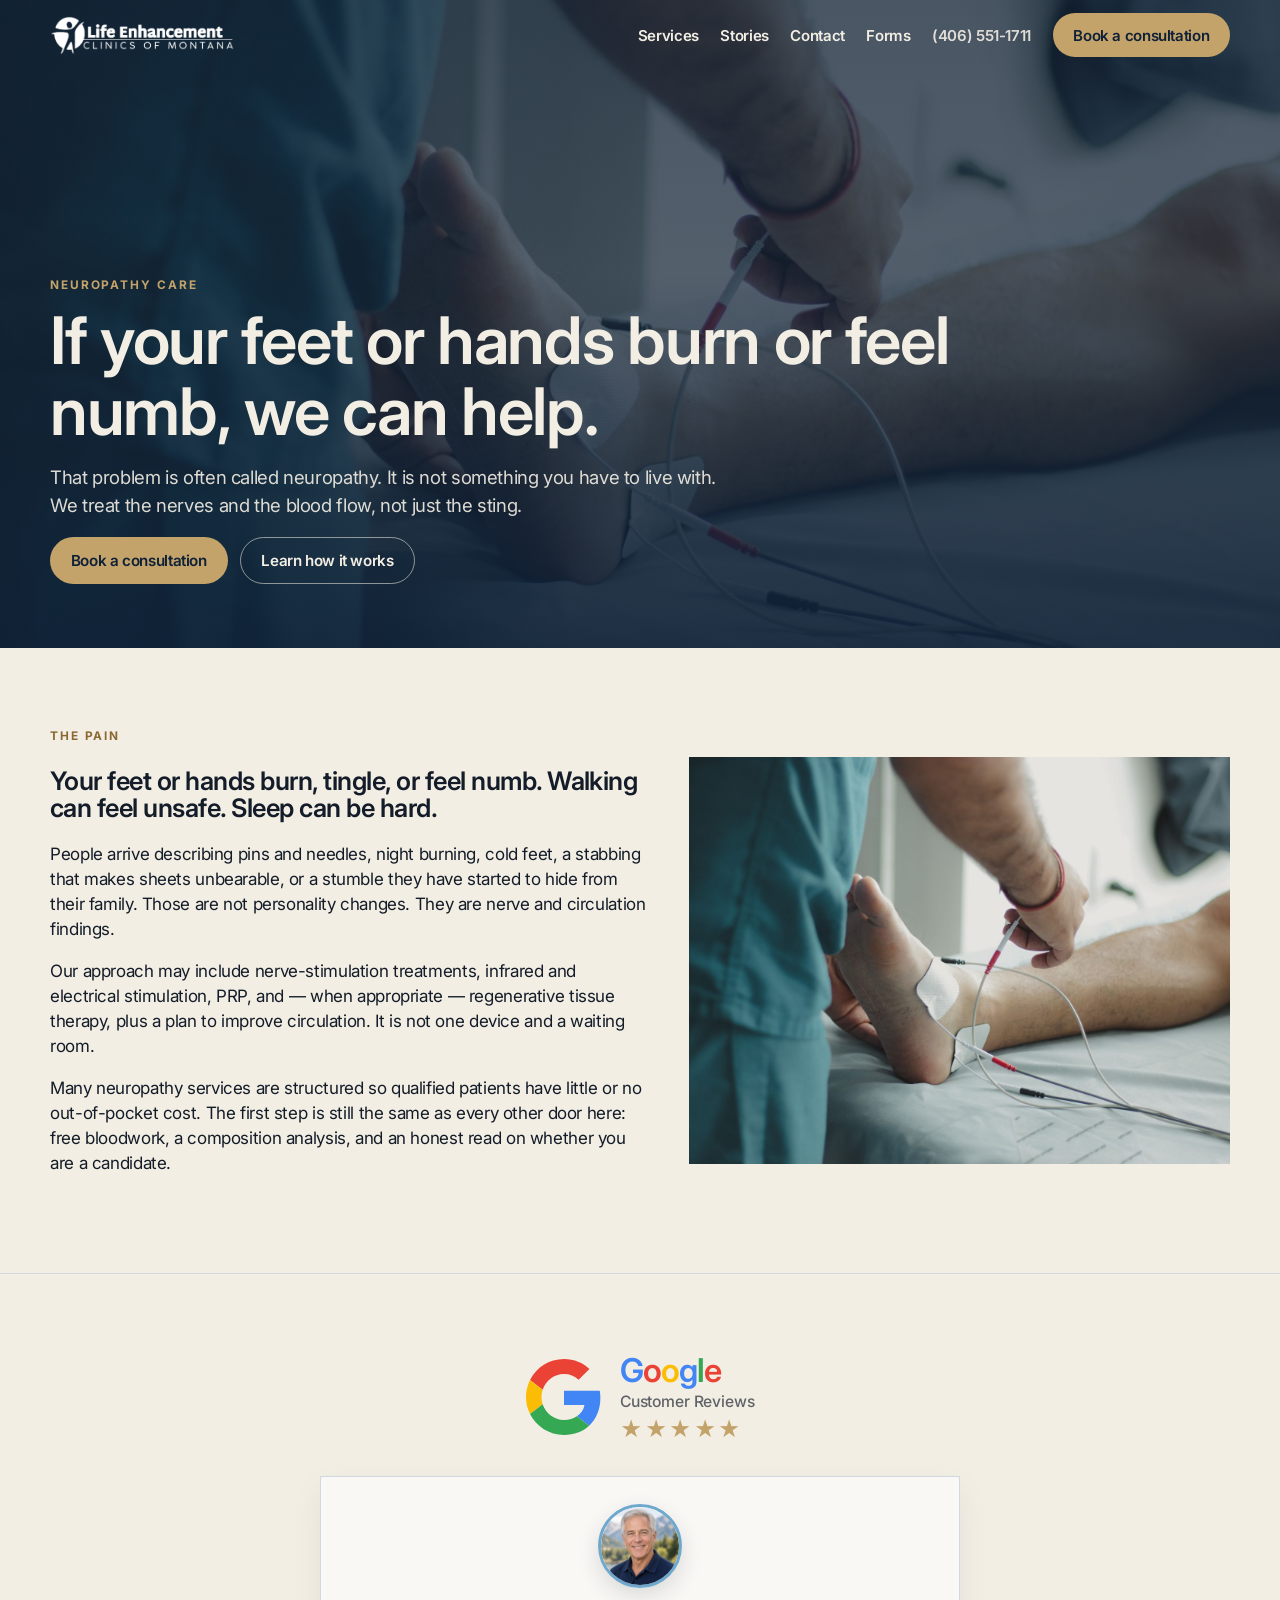
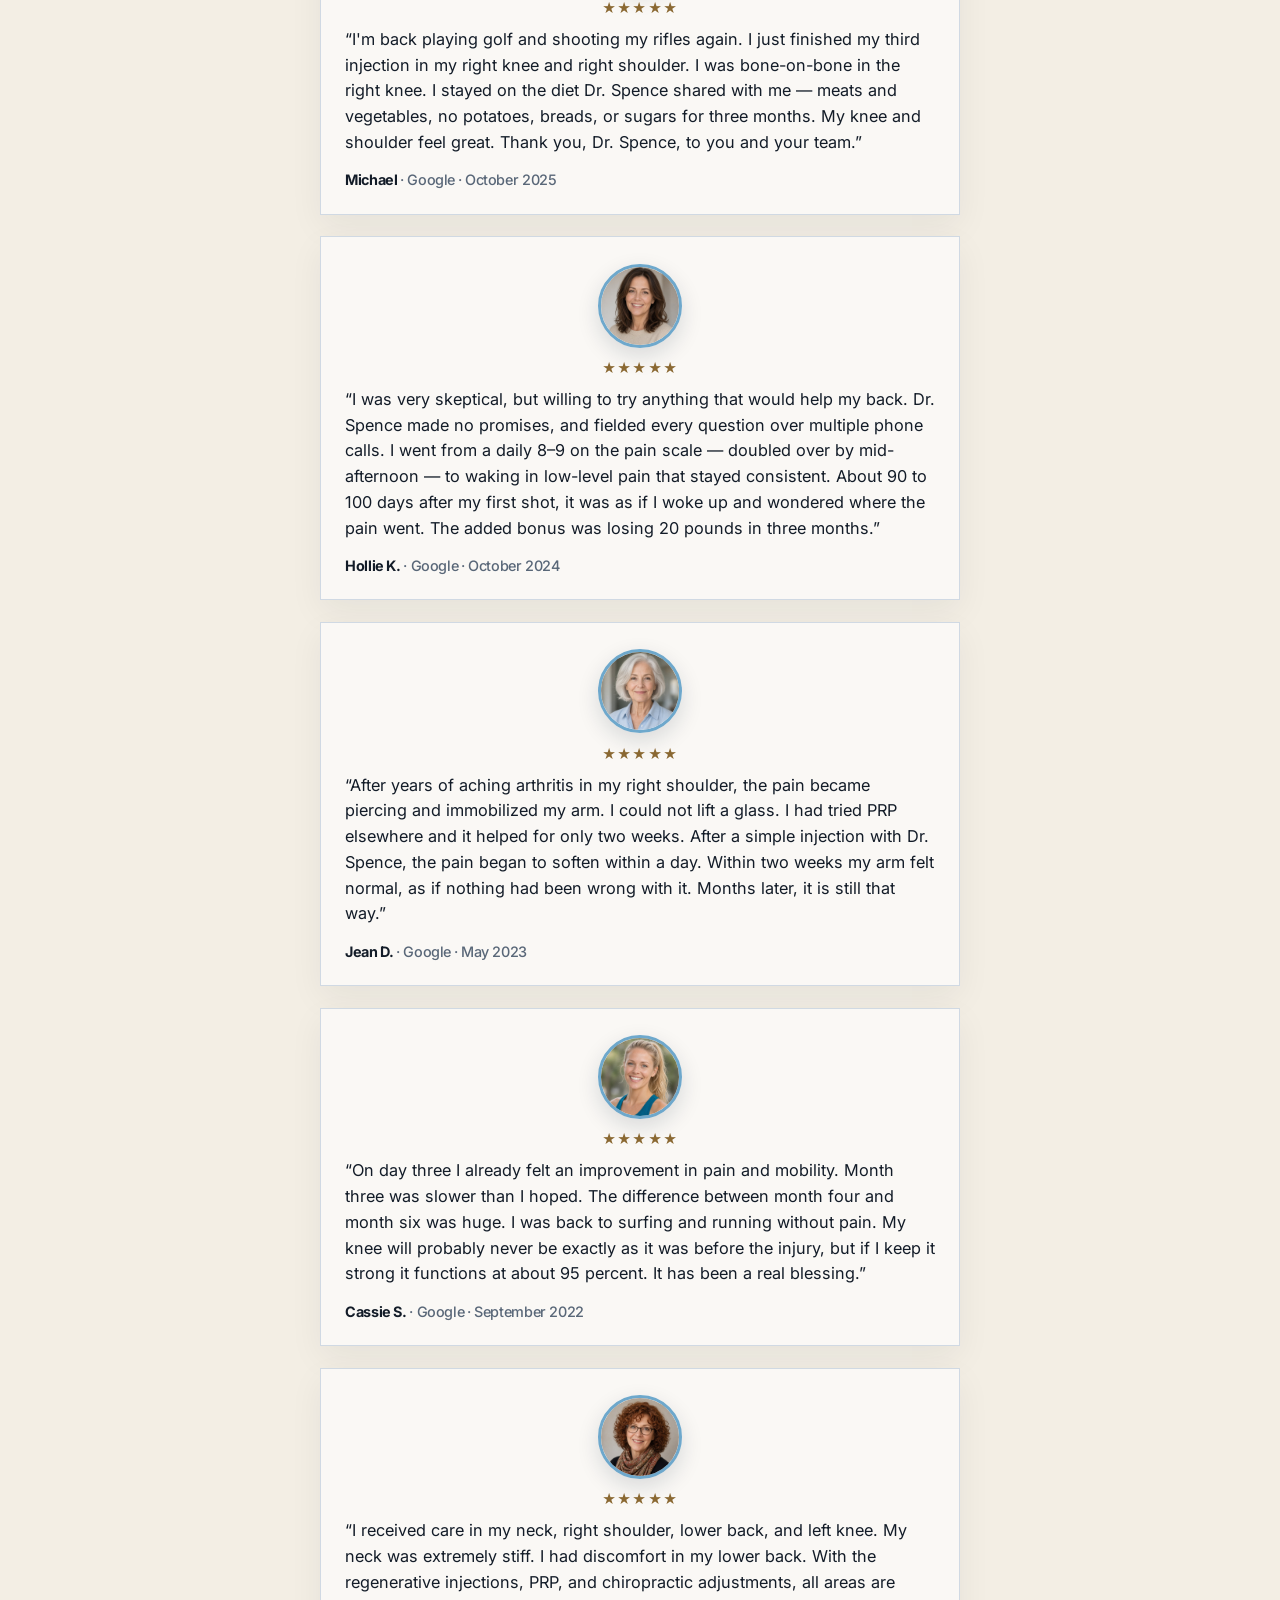
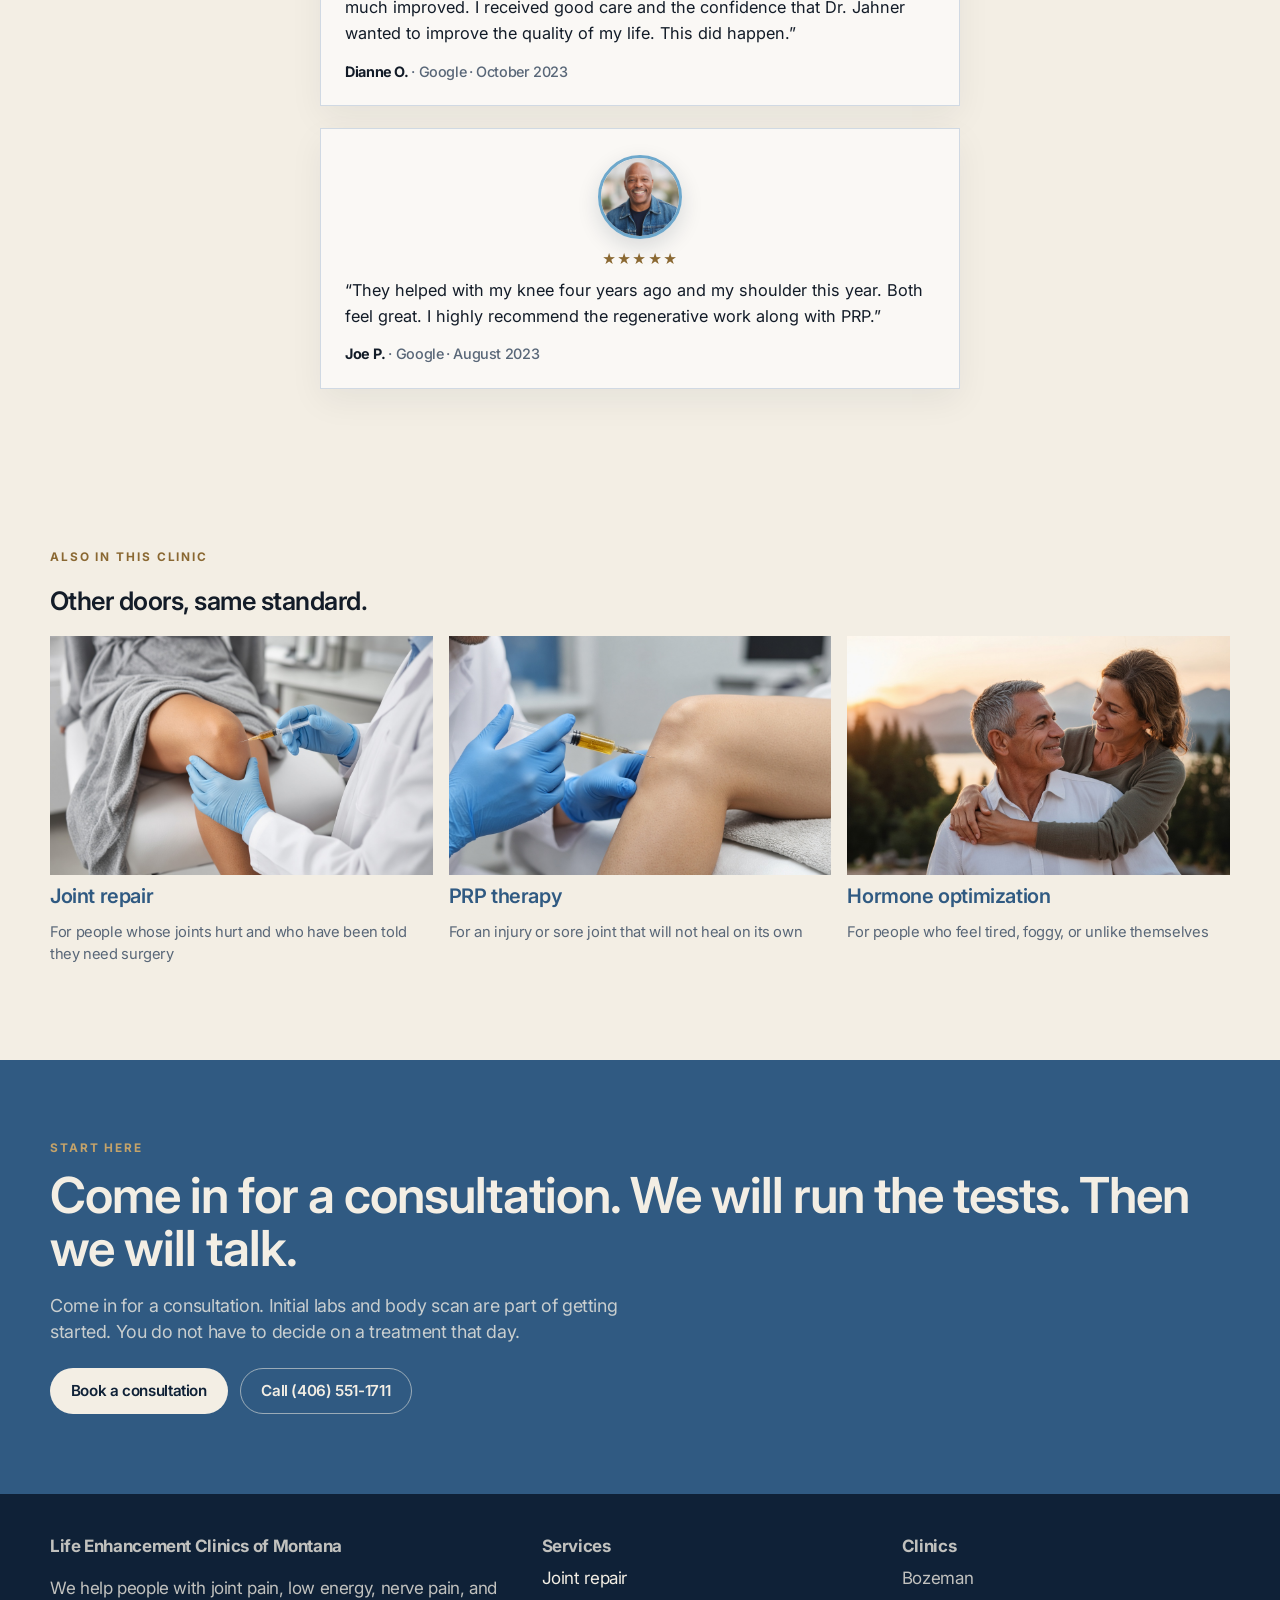
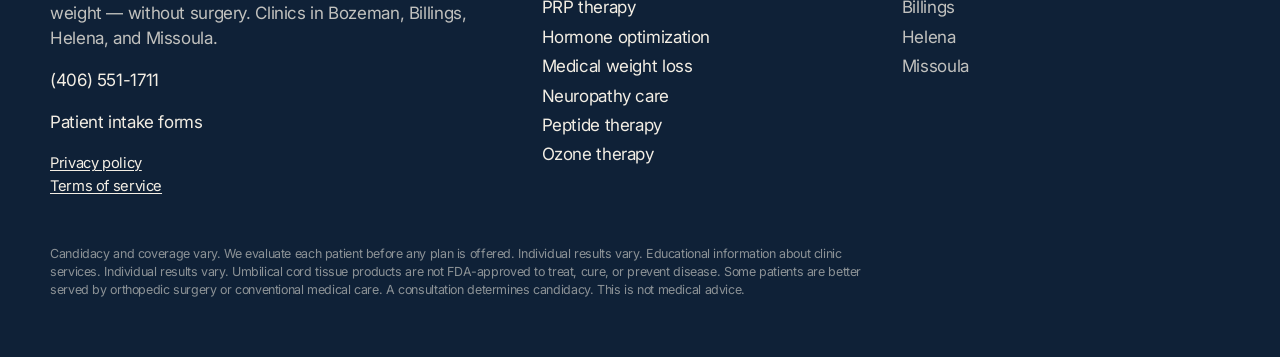
<file: services/neuropathy.html>
<!DOCTYPE html>
<html lang="en">
<head>
  <meta charset="utf-8">
  <meta name="viewport" content="width=device-width, initial-scale=1">
  <title>Neuropathy care · Life Enhancement Clinics of Montana</title>
  <meta name="description" content="That problem is often called neuropathy. It is not something you have to live with. We treat the nerves and the blood flow, not just the sting.">
  <link rel="preconnect" href="https://fonts.googleapis.com">
  <link rel="preconnect" href="https://fonts.gstatic.com" crossorigin>
  <link href="https://fonts.googleapis.com/css2?family=Inter:opsz,wght@14..32,400;14..32,500;14..32,600;14..32,700&display=swap" rel="stylesheet">
  <link rel="stylesheet" href="../styles.css?v=9">
</head>
<body>


<header class="site-header">
  <div class="wrap nav">
    <a class="brand" href="../index.html">
      <img class="brand-logo" src="../assets/lecm-logo.png?v=3" alt="Life Enhancement Clinics of Montana" width="875" height="186" decoding="async">
    </a>
    <button class="menu-toggle" type="button" aria-expanded="false">Menu</button>
    <ul class="nav-links">
      <li><a href="../index.html#services" aria-current="page">Services</a></li><li><a href="../index.html#stories">Stories</a></li><li><a href="../contact.html">Contact</a></li><li><a href="../online-forms.html">Forms</a></li>
      <li><a class="nav-phone" href="tel:+14065511711">(406) 551-1711</a></li>
      <li><a class="button solid" href="../contact.html">Book a consultation</a></li>
    </ul>
  </div>
</header>

<section class="hero page-hero">
  <div class="hero-media">
    <img src="../assets/svc-neuropathy.jpg?v=1" alt="">
  </div>
  <div class="hero-scrim"></div>
  <div class="hero-copy">
    <p class="eyebrow">Neuropathy care</p>
    <h1>If your feet or hands burn or feel numb, we can help.</h1>
    <p class="lede">That problem is often called neuropathy. It is not something you have to live with. We treat the nerves and the blood flow, not just the sting.</p>
    <div class="actions">
      <a class="button solid" href="../contact.html">Book a consultation</a>
      <a class="button ghost" href="#story">Learn how it works</a>
    </div>
  </div>
</section>

<section id="story" class="story-block">
  <div class="wrap split">
    <div>
      <p class="eyebrow">The pain</p>
      <h2>Your feet or hands burn, tingle, or feel numb. Walking can feel unsafe. Sleep can be hard.</h2>
      <p>People arrive describing pins and needles, night burning, cold feet, a stabbing that makes sheets unbearable, or a stumble they have started to hide from their family. Those are not personality changes. They are nerve and circulation findings.</p><p>Our approach may include nerve-stimulation treatments, infrared and electrical stimulation, PRP, and — when appropriate — regenerative tissue therapy, plus a plan to improve circulation. It is not one device and a waiting room.</p><p>Many neuropathy services are structured so qualified patients have little or no out-of-pocket cost. The first step is still the same as every other door here: free bloodwork, a composition analysis, and an honest read on whether you are a candidate.</p>
    </div>
    <figure class="figure">
      <img src="../assets/svc-neuropathy.jpg?v=1" alt="">
    </figure>
  </div>
</section>

<section id="stories" class="story-block">
  <div class="wrap">
    <div class="review-brand">
      
<div class="google-reviews-badge" role="img" aria-label="Google Customer Reviews">
  <svg class="google-reviews-badge__mark" viewBox="0 0 48 48" xmlns="http://www.w3.org/2000/svg" aria-hidden="true">
    <path fill="#EA4335" d="M24 9.5c3.54 0 6.71 1.22 9.21 3.6l6.85-6.85C35.9 2.38 30.47 0 24 0 14.62 0 6.51 5.38 2.56 13.22l7.98 6.19C12.43 13.72 17.74 9.5 24 9.5z"/>
    <path fill="#4285F4" d="M46.98 24.55c0-1.57-.15-3.09-.38-4.55H24v9.02h12.94c-.58 2.96-2.26 5.48-4.78 7.18l7.73 6c4.51-4.18 7.09-10.36 7.09-17.65z"/>
    <path fill="#FBBC05" d="M10.53 28.59c-.48-1.45-.76-2.99-.76-4.59s.27-3.14.76-4.59l-7.98-6.19C.92 16.46 0 20.12 0 24c0 3.88.92 7.54 2.56 10.78l7.97-6.19z"/>
    <path fill="#34A853" d="M24 48c6.48 0 11.93-2.13 15.89-5.81l-7.73-6c-2.15 1.45-4.92 2.3-8.16 2.3-6.26 0-11.57-4.22-13.47-9.91l-7.98 6.19C6.51 42.62 14.62 48 24 48z"/>
  </svg>
  <div class="google-reviews-badge__text">
    <p class="google-reviews-badge__wordmark"><span class="g-blue">G</span><span class="g-red">o</span><span class="g-yellow">o</span><span class="g-blue">g</span><span class="g-green">l</span><span class="g-red">e</span></p>
    <p class="google-reviews-badge__label">Customer Reviews</p>
    <p class="google-reviews-badge__stars" aria-hidden="true">★★★★★</p>
  </div>
</div>
    </div>
    <div class="review-spotlight-grid review-spotlight-grid--full">
      
<article class="review-spotlight review-spotlight--full">
  <img class="review-face" src="../assets/reviews/michael.jpg?v=2" alt="">
  <div class="stars stars-lg" aria-label="Five star Google review">★★★★★</div>
  <p class="review-full">“I'm back playing golf and shooting my rifles again. I just finished my third injection in my right knee and right shoulder. I was bone-on-bone in the right knee. I stayed on the diet Dr. Spence shared with me — meats and vegetables, no potatoes, breads, or sugars for three months. My knee and shoulder feel great. Thank you, Dr. Spence, to you and your team.”</p>
  <p class="review-who">Michael <span>· Google</span> <span>· October 2025</span></p>
</article>

<article class="review-spotlight review-spotlight--full">
  <img class="review-face" src="../assets/reviews/hollie.jpg?v=2" alt="">
  <div class="stars stars-lg" aria-label="Five star Google review">★★★★★</div>
  <p class="review-full">“I was very skeptical, but willing to try anything that would help my back. Dr. Spence made no promises, and fielded every question over multiple phone calls. I went from a daily 8–9 on the pain scale — doubled over by mid-afternoon — to waking in low-level pain that stayed consistent. About 90 to 100 days after my first shot, it was as if I woke up and wondered where the pain went. The added bonus was losing 20 pounds in three months.”</p>
  <p class="review-who">Hollie K. <span>· Google</span> <span>· October 2024</span></p>
</article>

<article class="review-spotlight review-spotlight--full">
  <img class="review-face" src="../assets/reviews/jean.jpg?v=2" alt="">
  <div class="stars stars-lg" aria-label="Five star Google review">★★★★★</div>
  <p class="review-full">“After years of aching arthritis in my right shoulder, the pain became piercing and immobilized my arm. I could not lift a glass. I had tried PRP elsewhere and it helped for only two weeks. After a simple injection with Dr. Spence, the pain began to soften within a day. Within two weeks my arm felt normal, as if nothing had been wrong with it. Months later, it is still that way.”</p>
  <p class="review-who">Jean D. <span>· Google</span> <span>· May 2023</span></p>
</article>

<article class="review-spotlight review-spotlight--full">
  <img class="review-face" src="../assets/reviews/cassie.jpg?v=2" alt="">
  <div class="stars stars-lg" aria-label="Five star Google review">★★★★★</div>
  <p class="review-full">“On day three I already felt an improvement in pain and mobility. Month three was slower than I hoped. The difference between month four and month six was huge. I was back to surfing and running without pain. My knee will probably never be exactly as it was before the injury, but if I keep it strong it functions at about 95 percent. It has been a real blessing.”</p>
  <p class="review-who">Cassie S. <span>· Google</span> <span>· September 2022</span></p>
</article>

<article class="review-spotlight review-spotlight--full">
  <img class="review-face" src="../assets/reviews/dianne.jpg?v=2" alt="">
  <div class="stars stars-lg" aria-label="Five star Google review">★★★★★</div>
  <p class="review-full">“I received care in my neck, right shoulder, lower back, and left knee. My neck was extremely stiff. I had discomfort in my lower back. With the regenerative injections, PRP, and chiropractic adjustments, all areas are much improved. I received good care and the confidence that Dr. Jahner wanted to improve the quality of my life. This did happen.”</p>
  <p class="review-who">Dianne O. <span>· Google</span> <span>· October 2023</span></p>
</article>

<article class="review-spotlight review-spotlight--full">
  <img class="review-face" src="../assets/reviews/joe.jpg?v=2" alt="">
  <div class="stars stars-lg" aria-label="Five star Google review">★★★★★</div>
  <p class="review-full">“They helped with my knee four years ago and my shoulder this year. Both feel great. I highly recommend the regenerative work along with PRP.”</p>
  <p class="review-who">Joe P. <span>· Google</span> <span>· August 2023</span></p>
</article>
    </div>
  </div>
</section>

<section>
  <div class="wrap">
    <p class="eyebrow">Also in this clinic</p>
    <h2>Other doors, same standard.</h2>
    <div class="more-services">
<a class="more-card" href="joint-repair.html">
  <img src="../assets/svc-joint.jpg?v=1" alt="">
  <h3>Joint repair</h3>
  <p class="fine">For people whose joints hurt and who have been told they need surgery</p>
</a>
<a class="more-card" href="prp.html">
  <img src="../assets/svc-prp.jpg?v=1" alt="">
  <h3>PRP therapy</h3>
  <p class="fine">For an injury or sore joint that will not heal on its own</p>
</a>
<a class="more-card" href="hormones.html">
  <img src="../assets/svc-hormones.jpg?v=1" alt="">
  <h3>Hormone optimization</h3>
  <p class="fine">For people who feel tired, foggy, or unlike themselves</p>
</a></div>
  </div>
</section>



<section class="cta-band">
  <div class="wrap">
    <p class="eyebrow">Start here</p>
    <h2>Come in for a consultation. We will run the tests. Then we will talk.</h2>
    <p class="lede">Come in for a consultation. Initial labs and body scan are part of getting started. You do not have to decide on a treatment that day.</p>
    <div class="actions">
      <a class="button light" href="../contact.html">Book a consultation</a>
      <a class="button ghost" href="tel:+14065511711">Call (406) 551-1711</a>
    </div>
  </div>
</section>

<footer class="site-footer">
  <div class="wrap footer-grid">
    <div>
      <strong>Life Enhancement Clinics of Montana</strong>
      <p>We help people with joint pain, low energy, nerve pain, and weight — without surgery. Clinics in Bozeman, Billings, Helena, and Missoula.</p>
      <p><a href="tel:+14065511711">(406) 551-1711</a></p>
      <p><a href="../online-forms.html">Patient intake forms</a></p>
      <p class="footer-policies"><a href="../privacy.html">Privacy policy</a><br><a href="../terms.html">Terms of service</a></p>
    </div>
    <div>
      <strong>Services</strong>
      <ul><li><a href="../services/joint-repair.html">Joint repair</a></li><li><a href="../services/prp.html">PRP therapy</a></li><li><a href="../services/hormones.html">Hormone optimization</a></li><li><a href="../services/weight-loss.html">Medical weight loss</a></li><li><a href="../services/neuropathy.html">Neuropathy care</a></li><li><a href="../services/peptides.html">Peptide therapy</a></li><li><a href="../services/ozone.html">Ozone therapy</a></li></ul>
    </div>
    <div>
      <strong>Clinics</strong>
      <ul><li>Bozeman</li><li>Billings</li><li>Helena</li><li>Missoula</li></ul>
    </div>
  </div>
  <div class="wrap">
    <p class="legal">Candidacy and coverage vary. We evaluate each patient before any plan is offered. Individual results vary. Educational information about clinic services. Individual results vary. Umbilical cord tissue products are not FDA-approved to treat, cure, or prevent disease. Some patients are better served by orthopedic surgery or conventional medical care. A consultation determines candidacy. This is not medical advice.</p>
  </div>
</footer>
<script src="../site.js?v=2"></script>


</body>
</html>
</file>
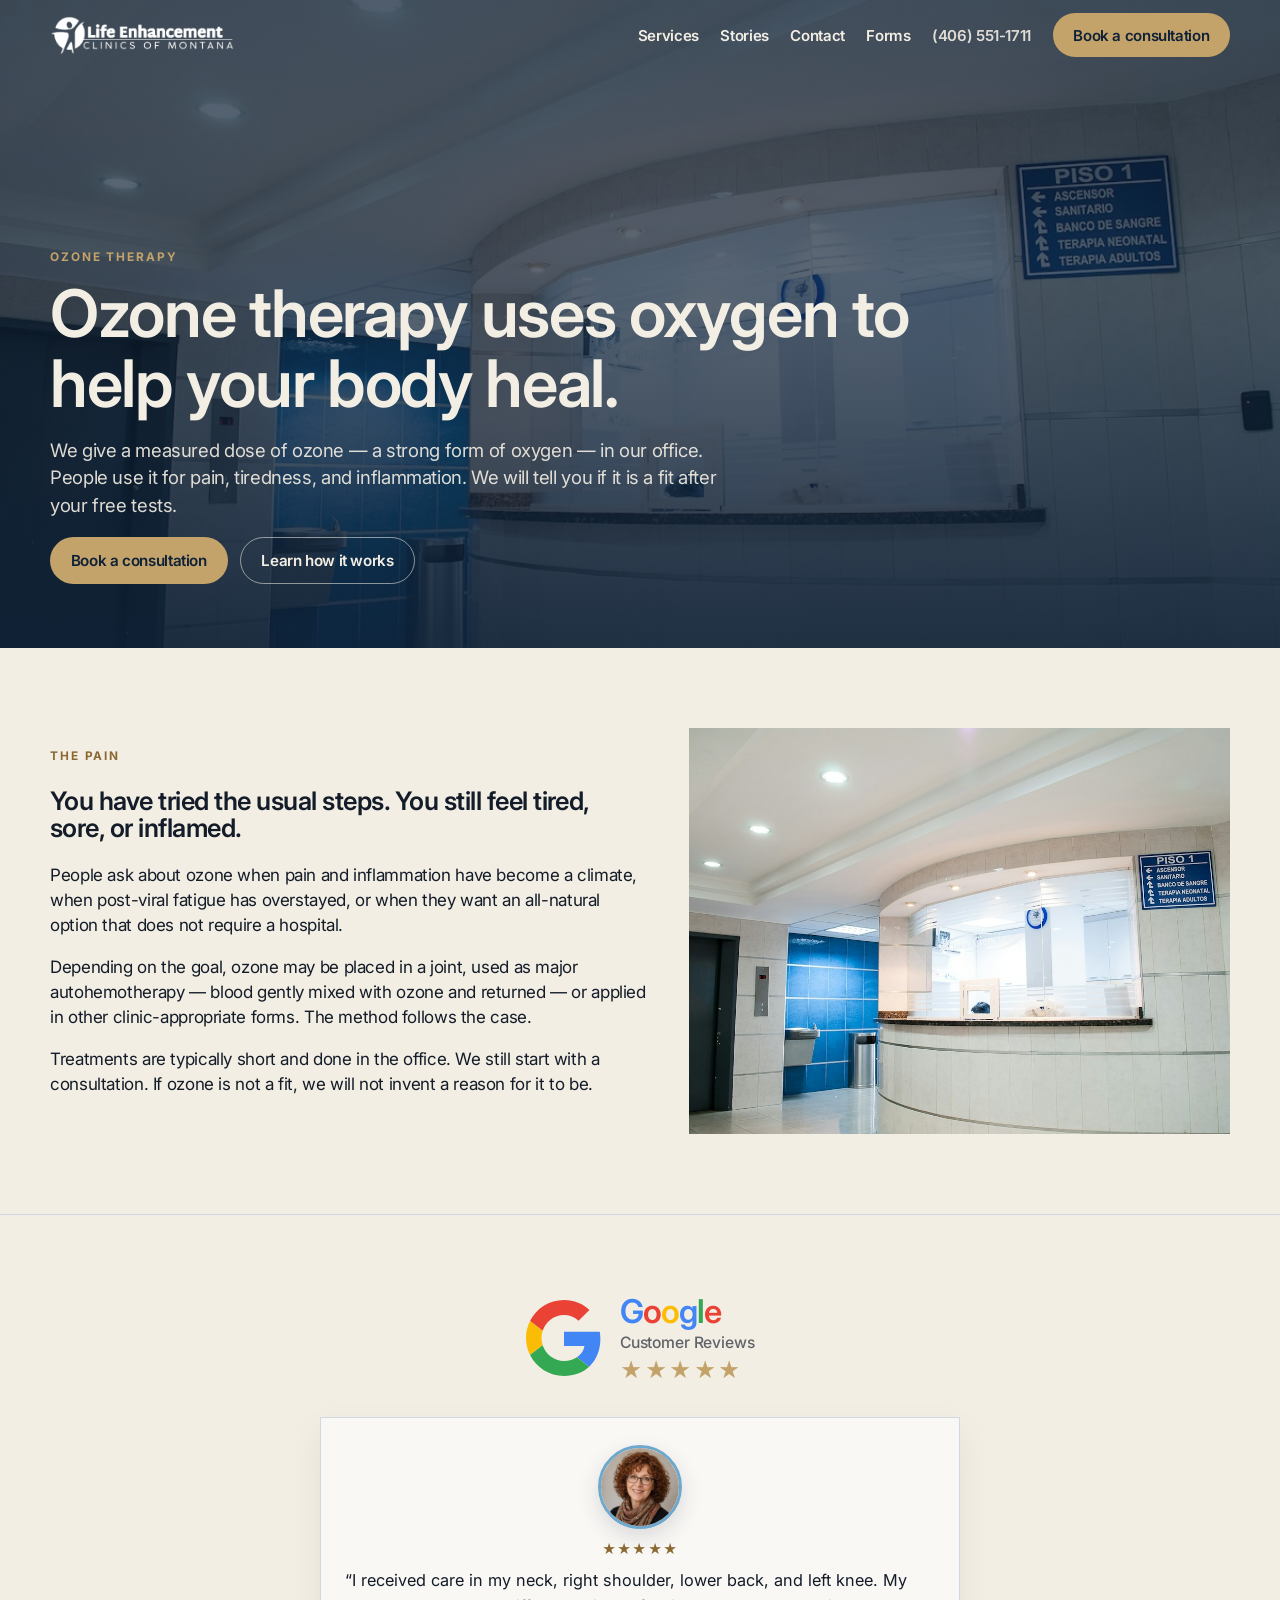
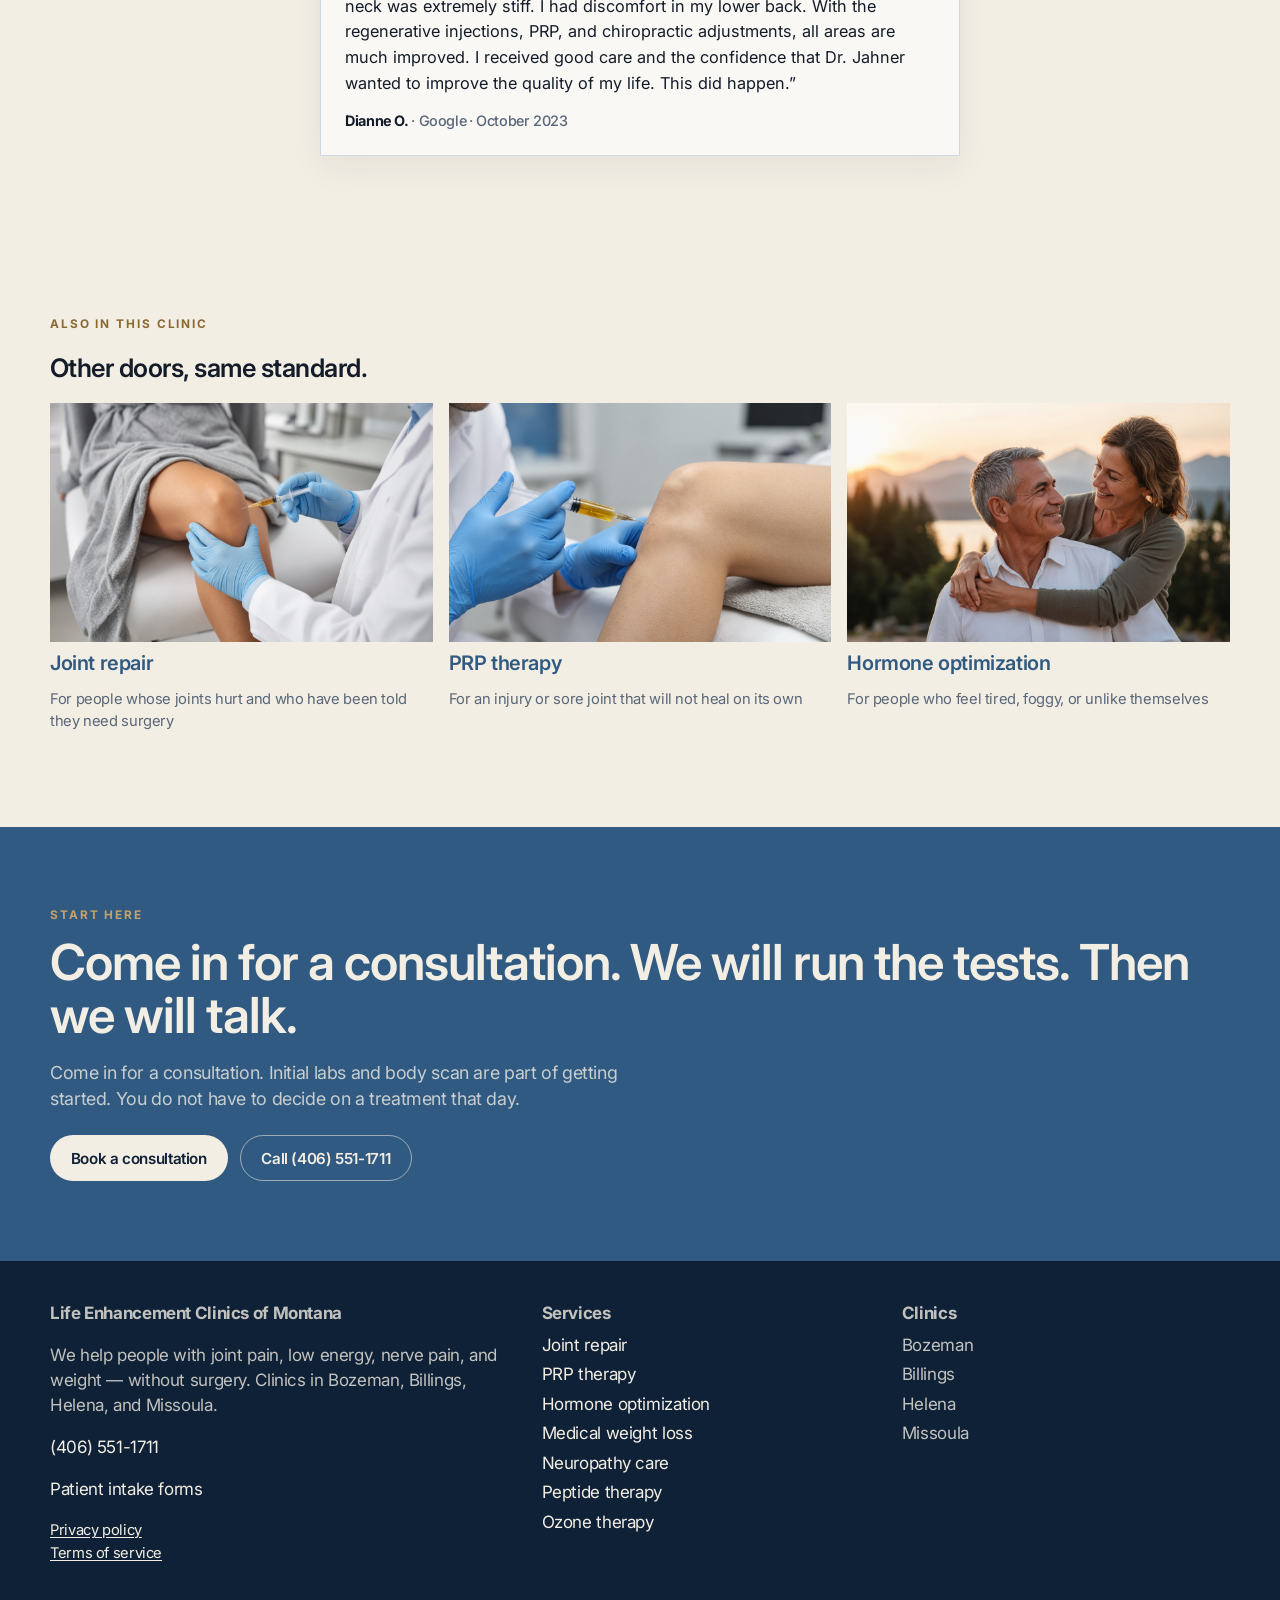
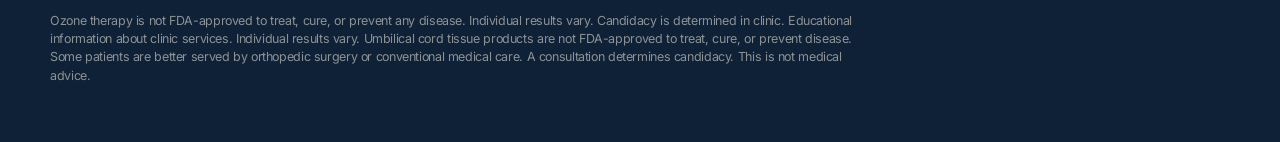
<file: services/ozone.html>
<!DOCTYPE html>
<html lang="en">
<head>
  <meta charset="utf-8">
  <meta name="viewport" content="width=device-width, initial-scale=1">
  <title>Ozone therapy · Life Enhancement Clinics of Montana</title>
  <meta name="description" content="We give a measured dose of ozone — a strong form of oxygen — in our office. People use it for pain, tiredness, and inflammation. We will tell you if it is a fit after your free tests.">
  <link rel="preconnect" href="https://fonts.googleapis.com">
  <link rel="preconnect" href="https://fonts.gstatic.com" crossorigin>
  <link href="https://fonts.googleapis.com/css2?family=Inter:opsz,wght@14..32,400;14..32,500;14..32,600;14..32,700&display=swap" rel="stylesheet">
  <link rel="stylesheet" href="../styles.css?v=9">
</head>
<body>


<header class="site-header">
  <div class="wrap nav">
    <a class="brand" href="../index.html">
      <img class="brand-logo" src="../assets/lecm-logo.png?v=3" alt="Life Enhancement Clinics of Montana" width="875" height="186" decoding="async">
    </a>
    <button class="menu-toggle" type="button" aria-expanded="false">Menu</button>
    <ul class="nav-links">
      <li><a href="../index.html#services" aria-current="page">Services</a></li><li><a href="../index.html#stories">Stories</a></li><li><a href="../contact.html">Contact</a></li><li><a href="../online-forms.html">Forms</a></li>
      <li><a class="nav-phone" href="tel:+14065511711">(406) 551-1711</a></li>
      <li><a class="button solid" href="../contact.html">Book a consultation</a></li>
    </ul>
  </div>
</header>

<section class="hero page-hero">
  <div class="hero-media">
    <img src="../assets/svc-ozone.jpg" alt="">
  </div>
  <div class="hero-scrim"></div>
  <div class="hero-copy">
    <p class="eyebrow">Ozone therapy</p>
    <h1>Ozone therapy uses oxygen to help your body heal.</h1>
    <p class="lede">We give a measured dose of ozone — a strong form of oxygen — in our office. People use it for pain, tiredness, and inflammation. We will tell you if it is a fit after your free tests.</p>
    <div class="actions">
      <a class="button solid" href="../contact.html">Book a consultation</a>
      <a class="button ghost" href="#story">Learn how it works</a>
    </div>
  </div>
</section>

<section id="story" class="story-block">
  <div class="wrap split">
    <div>
      <p class="eyebrow">The pain</p>
      <h2>You have tried the usual steps. You still feel tired, sore, or inflamed.</h2>
      <p>People ask about ozone when pain and inflammation have become a climate, when post-viral fatigue has overstayed, or when they want an all-natural option that does not require a hospital.</p><p>Depending on the goal, ozone may be placed in a joint, used as major autohemotherapy — blood gently mixed with ozone and returned — or applied in other clinic-appropriate forms. The method follows the case.</p><p>Treatments are typically short and done in the office. We still start with a consultation. If ozone is not a fit, we will not invent a reason for it to be.</p>
    </div>
    <figure class="figure">
      <img src="../assets/svc-ozone.jpg" alt="">
    </figure>
  </div>
</section>

<section id="stories" class="story-block">
  <div class="wrap">
    <div class="review-brand">
      
<div class="google-reviews-badge" role="img" aria-label="Google Customer Reviews">
  <svg class="google-reviews-badge__mark" viewBox="0 0 48 48" xmlns="http://www.w3.org/2000/svg" aria-hidden="true">
    <path fill="#EA4335" d="M24 9.5c3.54 0 6.71 1.22 9.21 3.6l6.85-6.85C35.9 2.38 30.47 0 24 0 14.62 0 6.51 5.38 2.56 13.22l7.98 6.19C12.43 13.72 17.74 9.5 24 9.5z"/>
    <path fill="#4285F4" d="M46.98 24.55c0-1.57-.15-3.09-.38-4.55H24v9.02h12.94c-.58 2.96-2.26 5.48-4.78 7.18l7.73 6c4.51-4.18 7.09-10.36 7.09-17.65z"/>
    <path fill="#FBBC05" d="M10.53 28.59c-.48-1.45-.76-2.99-.76-4.59s.27-3.14.76-4.59l-7.98-6.19C.92 16.46 0 20.12 0 24c0 3.88.92 7.54 2.56 10.78l7.97-6.19z"/>
    <path fill="#34A853" d="M24 48c6.48 0 11.93-2.13 15.89-5.81l-7.73-6c-2.15 1.45-4.92 2.3-8.16 2.3-6.26 0-11.57-4.22-13.47-9.91l-7.98 6.19C6.51 42.62 14.62 48 24 48z"/>
  </svg>
  <div class="google-reviews-badge__text">
    <p class="google-reviews-badge__wordmark"><span class="g-blue">G</span><span class="g-red">o</span><span class="g-yellow">o</span><span class="g-blue">g</span><span class="g-green">l</span><span class="g-red">e</span></p>
    <p class="google-reviews-badge__label">Customer Reviews</p>
    <p class="google-reviews-badge__stars" aria-hidden="true">★★★★★</p>
  </div>
</div>
    </div>
    <div class="review-spotlight-grid review-spotlight-grid--full">
      
<article class="review-spotlight review-spotlight--full">
  <img class="review-face" src="../assets/reviews/dianne.jpg?v=2" alt="">
  <div class="stars stars-lg" aria-label="Five star Google review">★★★★★</div>
  <p class="review-full">“I received care in my neck, right shoulder, lower back, and left knee. My neck was extremely stiff. I had discomfort in my lower back. With the regenerative injections, PRP, and chiropractic adjustments, all areas are much improved. I received good care and the confidence that Dr. Jahner wanted to improve the quality of my life. This did happen.”</p>
  <p class="review-who">Dianne O. <span>· Google</span> <span>· October 2023</span></p>
</article>
    </div>
  </div>
</section>

<section>
  <div class="wrap">
    <p class="eyebrow">Also in this clinic</p>
    <h2>Other doors, same standard.</h2>
    <div class="more-services">
<a class="more-card" href="joint-repair.html">
  <img src="../assets/svc-joint.jpg?v=1" alt="">
  <h3>Joint repair</h3>
  <p class="fine">For people whose joints hurt and who have been told they need surgery</p>
</a>
<a class="more-card" href="prp.html">
  <img src="../assets/svc-prp.jpg?v=1" alt="">
  <h3>PRP therapy</h3>
  <p class="fine">For an injury or sore joint that will not heal on its own</p>
</a>
<a class="more-card" href="hormones.html">
  <img src="../assets/svc-hormones.jpg?v=1" alt="">
  <h3>Hormone optimization</h3>
  <p class="fine">For people who feel tired, foggy, or unlike themselves</p>
</a></div>
  </div>
</section>



<section class="cta-band">
  <div class="wrap">
    <p class="eyebrow">Start here</p>
    <h2>Come in for a consultation. We will run the tests. Then we will talk.</h2>
    <p class="lede">Come in for a consultation. Initial labs and body scan are part of getting started. You do not have to decide on a treatment that day.</p>
    <div class="actions">
      <a class="button light" href="../contact.html">Book a consultation</a>
      <a class="button ghost" href="tel:+14065511711">Call (406) 551-1711</a>
    </div>
  </div>
</section>

<footer class="site-footer">
  <div class="wrap footer-grid">
    <div>
      <strong>Life Enhancement Clinics of Montana</strong>
      <p>We help people with joint pain, low energy, nerve pain, and weight — without surgery. Clinics in Bozeman, Billings, Helena, and Missoula.</p>
      <p><a href="tel:+14065511711">(406) 551-1711</a></p>
      <p><a href="../online-forms.html">Patient intake forms</a></p>
      <p class="footer-policies"><a href="../privacy.html">Privacy policy</a><br><a href="../terms.html">Terms of service</a></p>
    </div>
    <div>
      <strong>Services</strong>
      <ul><li><a href="../services/joint-repair.html">Joint repair</a></li><li><a href="../services/prp.html">PRP therapy</a></li><li><a href="../services/hormones.html">Hormone optimization</a></li><li><a href="../services/weight-loss.html">Medical weight loss</a></li><li><a href="../services/neuropathy.html">Neuropathy care</a></li><li><a href="../services/peptides.html">Peptide therapy</a></li><li><a href="../services/ozone.html">Ozone therapy</a></li></ul>
    </div>
    <div>
      <strong>Clinics</strong>
      <ul><li>Bozeman</li><li>Billings</li><li>Helena</li><li>Missoula</li></ul>
    </div>
  </div>
  <div class="wrap">
    <p class="legal">Ozone therapy is not FDA-approved to treat, cure, or prevent any disease. Individual results vary. Candidacy is determined in clinic. Educational information about clinic services. Individual results vary. Umbilical cord tissue products are not FDA-approved to treat, cure, or prevent disease. Some patients are better served by orthopedic surgery or conventional medical care. A consultation determines candidacy. This is not medical advice.</p>
  </div>
</footer>
<script src="../site.js?v=2"></script>


</body>
</html>
</file>
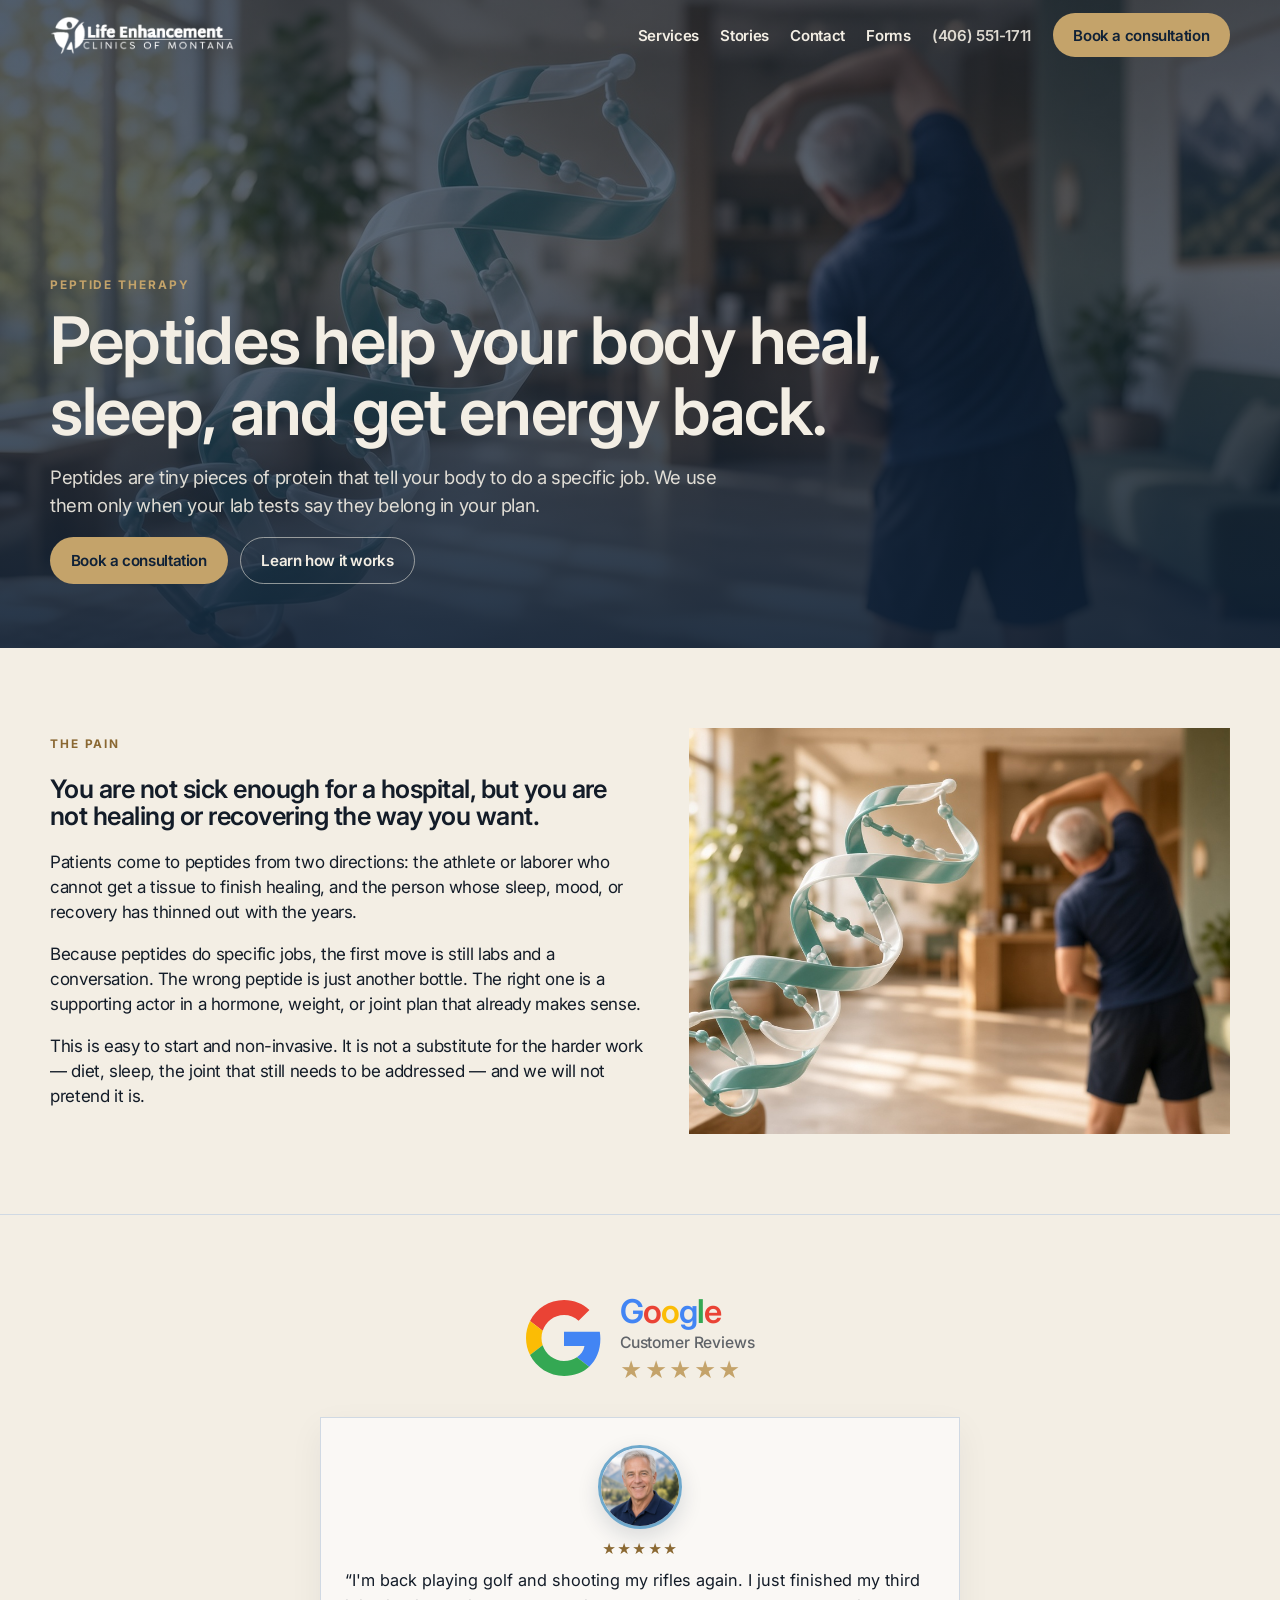
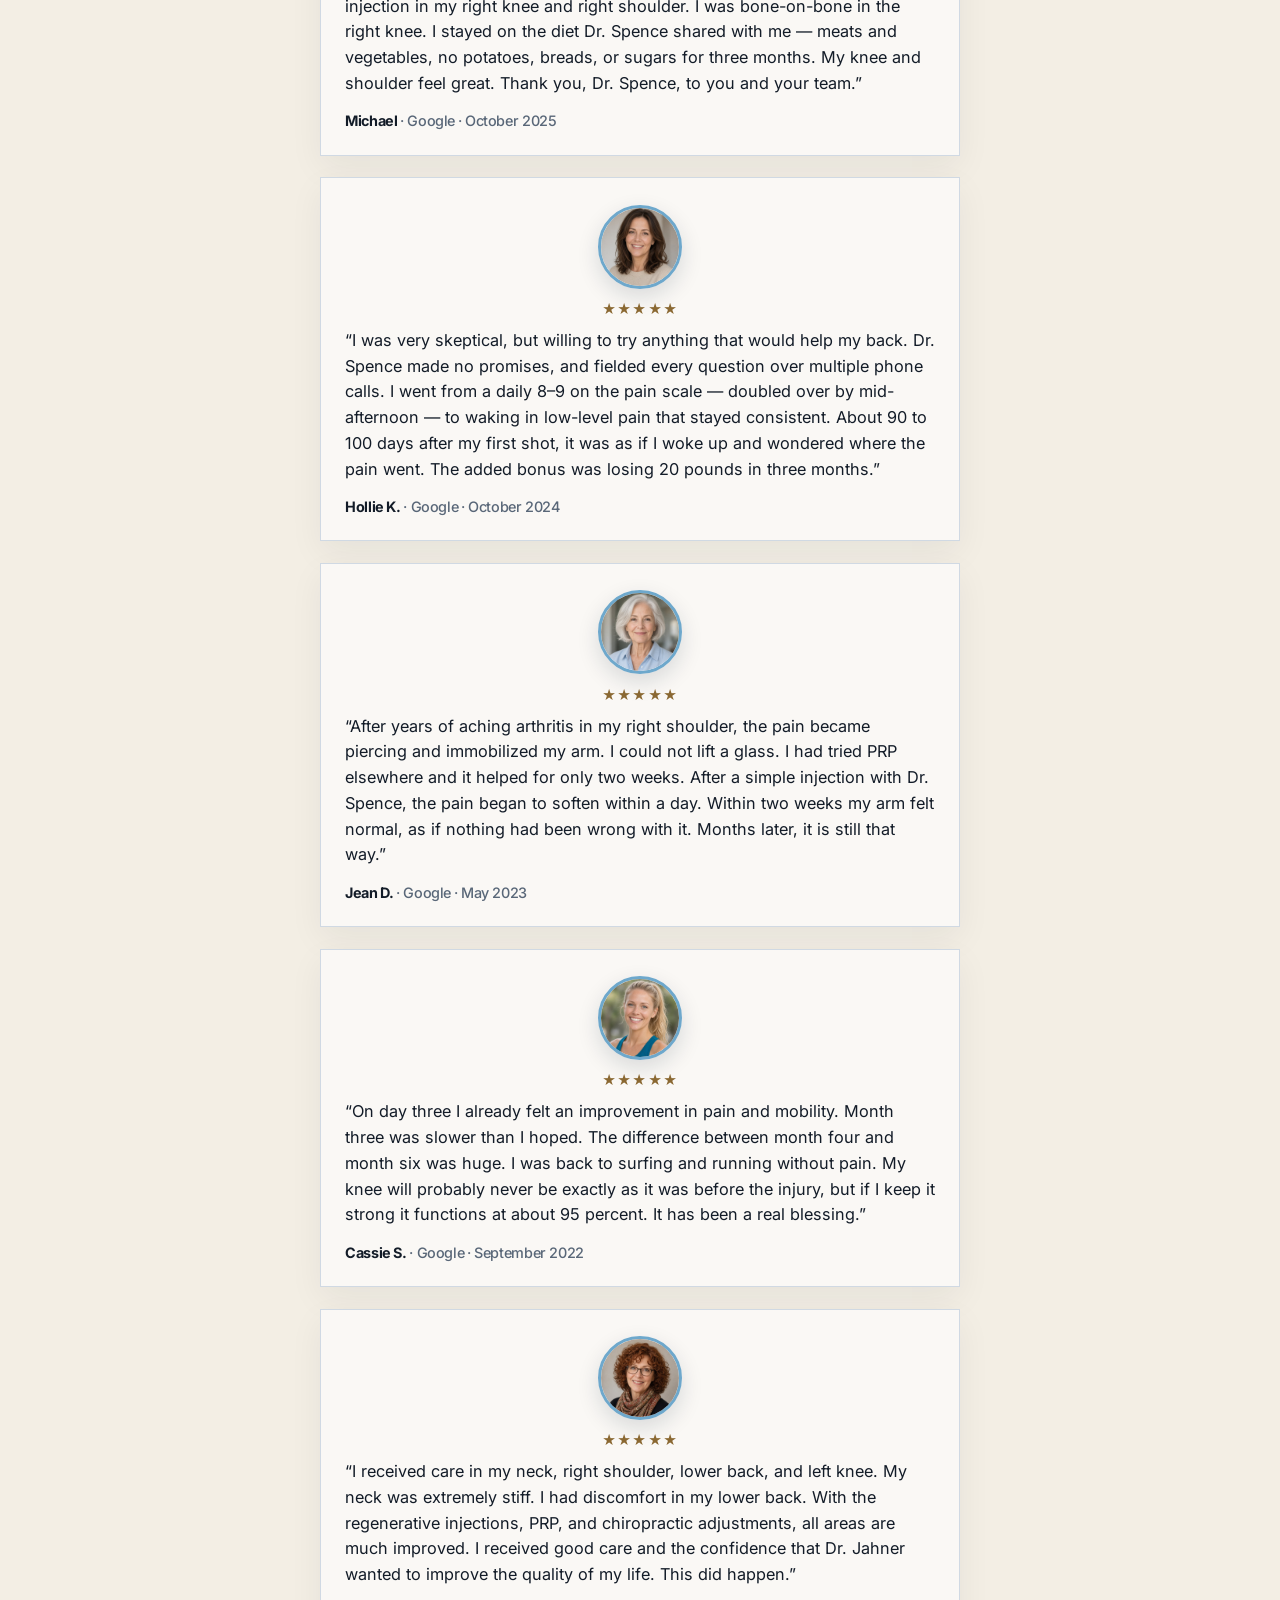
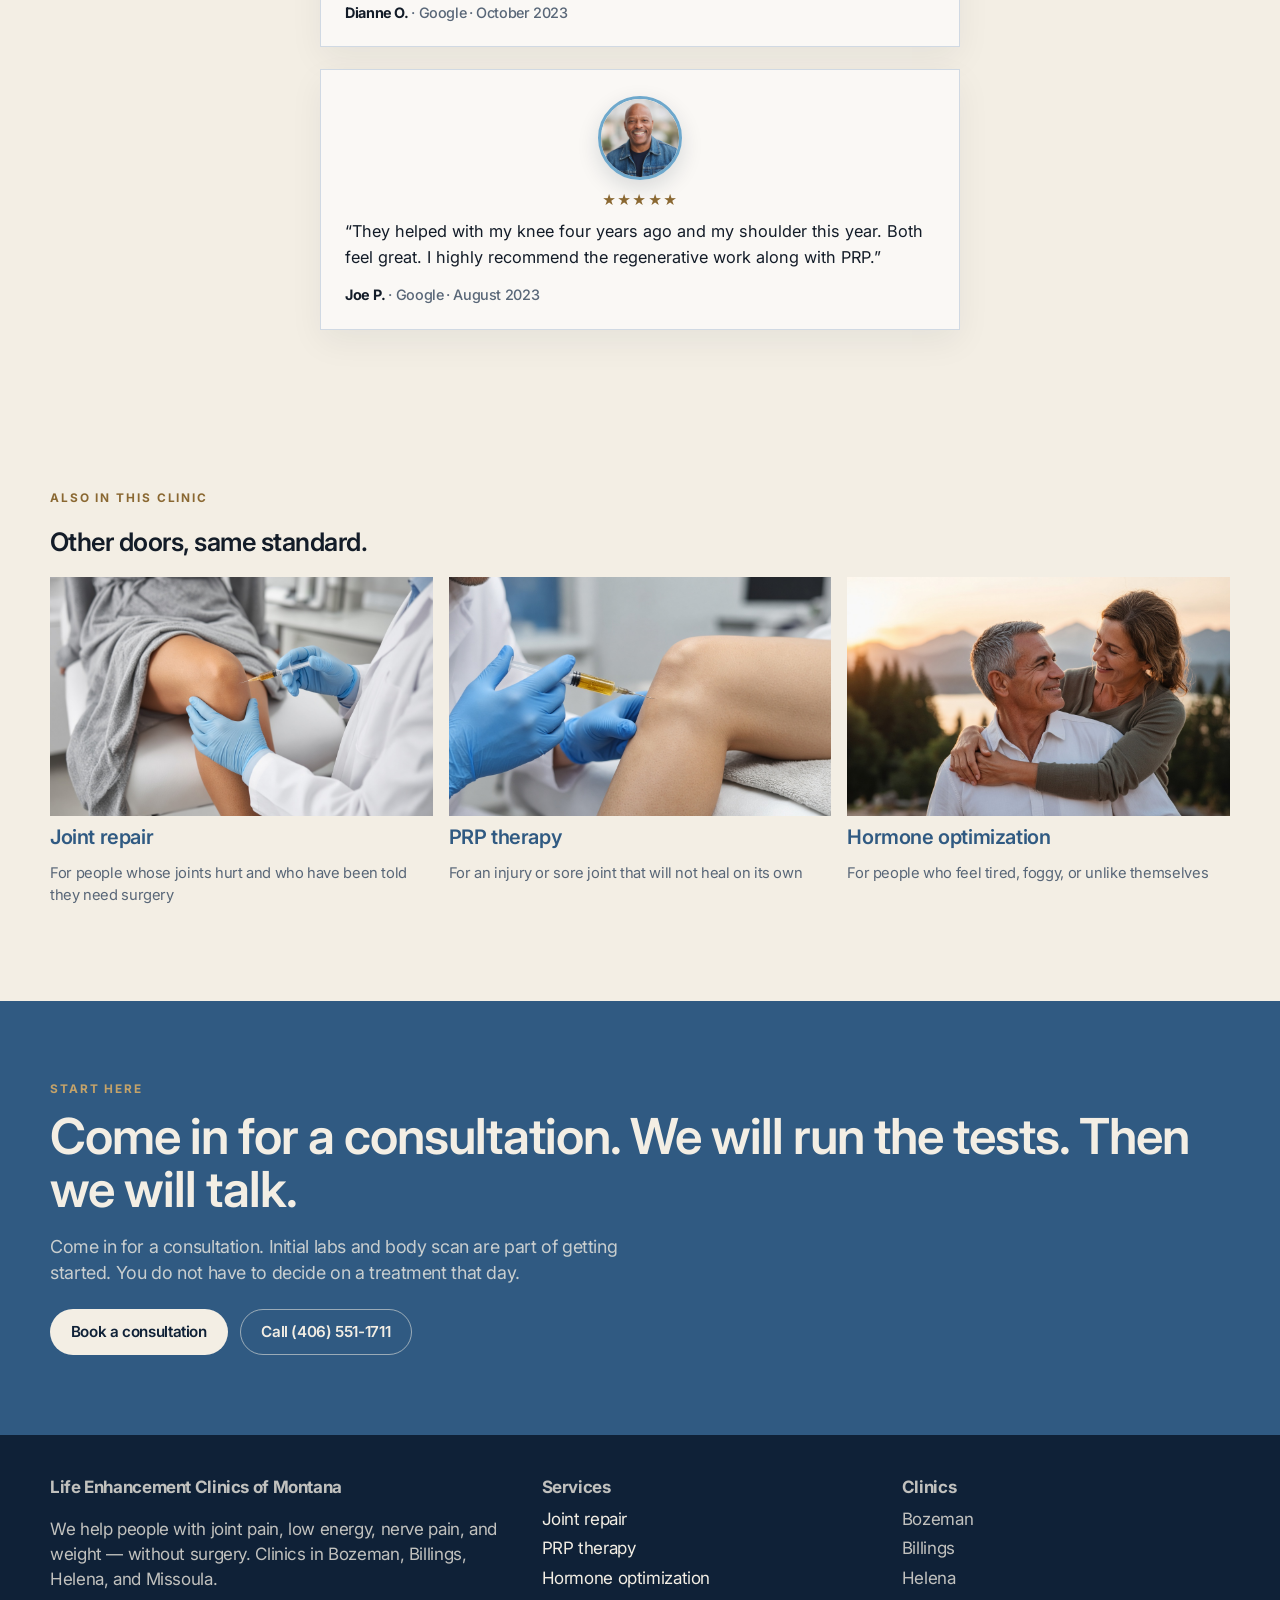
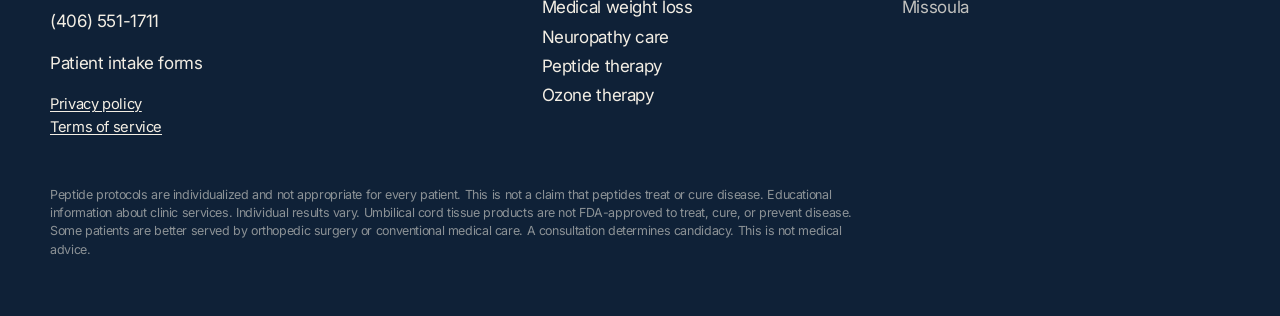
<file: services/peptides.html>
<!DOCTYPE html>
<html lang="en">
<head>
  <meta charset="utf-8">
  <meta name="viewport" content="width=device-width, initial-scale=1">
  <title>Peptide therapy · Life Enhancement Clinics of Montana</title>
  <meta name="description" content="Peptides are tiny pieces of protein that tell your body to do a specific job. We use them only when your lab tests say they belong in your plan.">
  <link rel="preconnect" href="https://fonts.googleapis.com">
  <link rel="preconnect" href="https://fonts.gstatic.com" crossorigin>
  <link href="https://fonts.googleapis.com/css2?family=Inter:opsz,wght@14..32,400;14..32,500;14..32,600;14..32,700&display=swap" rel="stylesheet">
  <link rel="stylesheet" href="../styles.css?v=9">
</head>
<body>


<header class="site-header">
  <div class="wrap nav">
    <a class="brand" href="../index.html">
      <img class="brand-logo" src="../assets/lecm-logo.png?v=3" alt="Life Enhancement Clinics of Montana" width="875" height="186" decoding="async">
    </a>
    <button class="menu-toggle" type="button" aria-expanded="false">Menu</button>
    <ul class="nav-links">
      <li><a href="../index.html#services" aria-current="page">Services</a></li><li><a href="../index.html#stories">Stories</a></li><li><a href="../contact.html">Contact</a></li><li><a href="../online-forms.html">Forms</a></li>
      <li><a class="nav-phone" href="tel:+14065511711">(406) 551-1711</a></li>
      <li><a class="button solid" href="../contact.html">Book a consultation</a></li>
    </ul>
  </div>
</header>

<section class="hero page-hero">
  <div class="hero-media">
    <img src="../assets/svc-peptides.jpg?v=3" alt="">
  </div>
  <div class="hero-scrim"></div>
  <div class="hero-copy">
    <p class="eyebrow">Peptide therapy</p>
    <h1>Peptides help your body heal, sleep, and get energy back.</h1>
    <p class="lede">Peptides are tiny pieces of protein that tell your body to do a specific job. We use them only when your lab tests say they belong in your plan.</p>
    <div class="actions">
      <a class="button solid" href="../contact.html">Book a consultation</a>
      <a class="button ghost" href="#story">Learn how it works</a>
    </div>
  </div>
</section>

<section id="story" class="story-block">
  <div class="wrap split">
    <div>
      <p class="eyebrow">The pain</p>
      <h2>You are not sick enough for a hospital, but you are not healing or recovering the way you want.</h2>
      <p>Patients come to peptides from two directions: the athlete or laborer who cannot get a tissue to finish healing, and the person whose sleep, mood, or recovery has thinned out with the years.</p><p>Because peptides do specific jobs, the first move is still labs and a conversation. The wrong peptide is just another bottle. The right one is a supporting actor in a hormone, weight, or joint plan that already makes sense.</p><p>This is easy to start and non-invasive. It is not a substitute for the harder work — diet, sleep, the joint that still needs to be addressed — and we will not pretend it is.</p>
    </div>
    <figure class="figure">
      <img src="../assets/svc-peptides.jpg?v=3" alt="">
    </figure>
  </div>
</section>

<section id="stories" class="story-block">
  <div class="wrap">
    <div class="review-brand">
      
<div class="google-reviews-badge" role="img" aria-label="Google Customer Reviews">
  <svg class="google-reviews-badge__mark" viewBox="0 0 48 48" xmlns="http://www.w3.org/2000/svg" aria-hidden="true">
    <path fill="#EA4335" d="M24 9.5c3.54 0 6.71 1.22 9.21 3.6l6.85-6.85C35.9 2.38 30.47 0 24 0 14.62 0 6.51 5.38 2.56 13.22l7.98 6.19C12.43 13.72 17.74 9.5 24 9.5z"/>
    <path fill="#4285F4" d="M46.98 24.55c0-1.57-.15-3.09-.38-4.55H24v9.02h12.94c-.58 2.96-2.26 5.48-4.78 7.18l7.73 6c4.51-4.18 7.09-10.36 7.09-17.65z"/>
    <path fill="#FBBC05" d="M10.53 28.59c-.48-1.45-.76-2.99-.76-4.59s.27-3.14.76-4.59l-7.98-6.19C.92 16.46 0 20.12 0 24c0 3.88.92 7.54 2.56 10.78l7.97-6.19z"/>
    <path fill="#34A853" d="M24 48c6.48 0 11.93-2.13 15.89-5.81l-7.73-6c-2.15 1.45-4.92 2.3-8.16 2.3-6.26 0-11.57-4.22-13.47-9.91l-7.98 6.19C6.51 42.62 14.62 48 24 48z"/>
  </svg>
  <div class="google-reviews-badge__text">
    <p class="google-reviews-badge__wordmark"><span class="g-blue">G</span><span class="g-red">o</span><span class="g-yellow">o</span><span class="g-blue">g</span><span class="g-green">l</span><span class="g-red">e</span></p>
    <p class="google-reviews-badge__label">Customer Reviews</p>
    <p class="google-reviews-badge__stars" aria-hidden="true">★★★★★</p>
  </div>
</div>
    </div>
    <div class="review-spotlight-grid review-spotlight-grid--full">
      
<article class="review-spotlight review-spotlight--full">
  <img class="review-face" src="../assets/reviews/michael.jpg?v=2" alt="">
  <div class="stars stars-lg" aria-label="Five star Google review">★★★★★</div>
  <p class="review-full">“I'm back playing golf and shooting my rifles again. I just finished my third injection in my right knee and right shoulder. I was bone-on-bone in the right knee. I stayed on the diet Dr. Spence shared with me — meats and vegetables, no potatoes, breads, or sugars for three months. My knee and shoulder feel great. Thank you, Dr. Spence, to you and your team.”</p>
  <p class="review-who">Michael <span>· Google</span> <span>· October 2025</span></p>
</article>

<article class="review-spotlight review-spotlight--full">
  <img class="review-face" src="../assets/reviews/hollie.jpg?v=2" alt="">
  <div class="stars stars-lg" aria-label="Five star Google review">★★★★★</div>
  <p class="review-full">“I was very skeptical, but willing to try anything that would help my back. Dr. Spence made no promises, and fielded every question over multiple phone calls. I went from a daily 8–9 on the pain scale — doubled over by mid-afternoon — to waking in low-level pain that stayed consistent. About 90 to 100 days after my first shot, it was as if I woke up and wondered where the pain went. The added bonus was losing 20 pounds in three months.”</p>
  <p class="review-who">Hollie K. <span>· Google</span> <span>· October 2024</span></p>
</article>

<article class="review-spotlight review-spotlight--full">
  <img class="review-face" src="../assets/reviews/jean.jpg?v=2" alt="">
  <div class="stars stars-lg" aria-label="Five star Google review">★★★★★</div>
  <p class="review-full">“After years of aching arthritis in my right shoulder, the pain became piercing and immobilized my arm. I could not lift a glass. I had tried PRP elsewhere and it helped for only two weeks. After a simple injection with Dr. Spence, the pain began to soften within a day. Within two weeks my arm felt normal, as if nothing had been wrong with it. Months later, it is still that way.”</p>
  <p class="review-who">Jean D. <span>· Google</span> <span>· May 2023</span></p>
</article>

<article class="review-spotlight review-spotlight--full">
  <img class="review-face" src="../assets/reviews/cassie.jpg?v=2" alt="">
  <div class="stars stars-lg" aria-label="Five star Google review">★★★★★</div>
  <p class="review-full">“On day three I already felt an improvement in pain and mobility. Month three was slower than I hoped. The difference between month four and month six was huge. I was back to surfing and running without pain. My knee will probably never be exactly as it was before the injury, but if I keep it strong it functions at about 95 percent. It has been a real blessing.”</p>
  <p class="review-who">Cassie S. <span>· Google</span> <span>· September 2022</span></p>
</article>

<article class="review-spotlight review-spotlight--full">
  <img class="review-face" src="../assets/reviews/dianne.jpg?v=2" alt="">
  <div class="stars stars-lg" aria-label="Five star Google review">★★★★★</div>
  <p class="review-full">“I received care in my neck, right shoulder, lower back, and left knee. My neck was extremely stiff. I had discomfort in my lower back. With the regenerative injections, PRP, and chiropractic adjustments, all areas are much improved. I received good care and the confidence that Dr. Jahner wanted to improve the quality of my life. This did happen.”</p>
  <p class="review-who">Dianne O. <span>· Google</span> <span>· October 2023</span></p>
</article>

<article class="review-spotlight review-spotlight--full">
  <img class="review-face" src="../assets/reviews/joe.jpg?v=2" alt="">
  <div class="stars stars-lg" aria-label="Five star Google review">★★★★★</div>
  <p class="review-full">“They helped with my knee four years ago and my shoulder this year. Both feel great. I highly recommend the regenerative work along with PRP.”</p>
  <p class="review-who">Joe P. <span>· Google</span> <span>· August 2023</span></p>
</article>
    </div>
  </div>
</section>

<section>
  <div class="wrap">
    <p class="eyebrow">Also in this clinic</p>
    <h2>Other doors, same standard.</h2>
    <div class="more-services">
<a class="more-card" href="joint-repair.html">
  <img src="../assets/svc-joint.jpg?v=1" alt="">
  <h3>Joint repair</h3>
  <p class="fine">For people whose joints hurt and who have been told they need surgery</p>
</a>
<a class="more-card" href="prp.html">
  <img src="../assets/svc-prp.jpg?v=1" alt="">
  <h3>PRP therapy</h3>
  <p class="fine">For an injury or sore joint that will not heal on its own</p>
</a>
<a class="more-card" href="hormones.html">
  <img src="../assets/svc-hormones.jpg?v=1" alt="">
  <h3>Hormone optimization</h3>
  <p class="fine">For people who feel tired, foggy, or unlike themselves</p>
</a></div>
  </div>
</section>



<section class="cta-band">
  <div class="wrap">
    <p class="eyebrow">Start here</p>
    <h2>Come in for a consultation. We will run the tests. Then we will talk.</h2>
    <p class="lede">Come in for a consultation. Initial labs and body scan are part of getting started. You do not have to decide on a treatment that day.</p>
    <div class="actions">
      <a class="button light" href="../contact.html">Book a consultation</a>
      <a class="button ghost" href="tel:+14065511711">Call (406) 551-1711</a>
    </div>
  </div>
</section>

<footer class="site-footer">
  <div class="wrap footer-grid">
    <div>
      <strong>Life Enhancement Clinics of Montana</strong>
      <p>We help people with joint pain, low energy, nerve pain, and weight — without surgery. Clinics in Bozeman, Billings, Helena, and Missoula.</p>
      <p><a href="tel:+14065511711">(406) 551-1711</a></p>
      <p><a href="../online-forms.html">Patient intake forms</a></p>
      <p class="footer-policies"><a href="../privacy.html">Privacy policy</a><br><a href="../terms.html">Terms of service</a></p>
    </div>
    <div>
      <strong>Services</strong>
      <ul><li><a href="../services/joint-repair.html">Joint repair</a></li><li><a href="../services/prp.html">PRP therapy</a></li><li><a href="../services/hormones.html">Hormone optimization</a></li><li><a href="../services/weight-loss.html">Medical weight loss</a></li><li><a href="../services/neuropathy.html">Neuropathy care</a></li><li><a href="../services/peptides.html">Peptide therapy</a></li><li><a href="../services/ozone.html">Ozone therapy</a></li></ul>
    </div>
    <div>
      <strong>Clinics</strong>
      <ul><li>Bozeman</li><li>Billings</li><li>Helena</li><li>Missoula</li></ul>
    </div>
  </div>
  <div class="wrap">
    <p class="legal">Peptide protocols are individualized and not appropriate for every patient. This is not a claim that peptides treat or cure disease. Educational information about clinic services. Individual results vary. Umbilical cord tissue products are not FDA-approved to treat, cure, or prevent disease. Some patients are better served by orthopedic surgery or conventional medical care. A consultation determines candidacy. This is not medical advice.</p>
  </div>
</footer>
<script src="../site.js?v=2"></script>


</body>
</html>
</file>
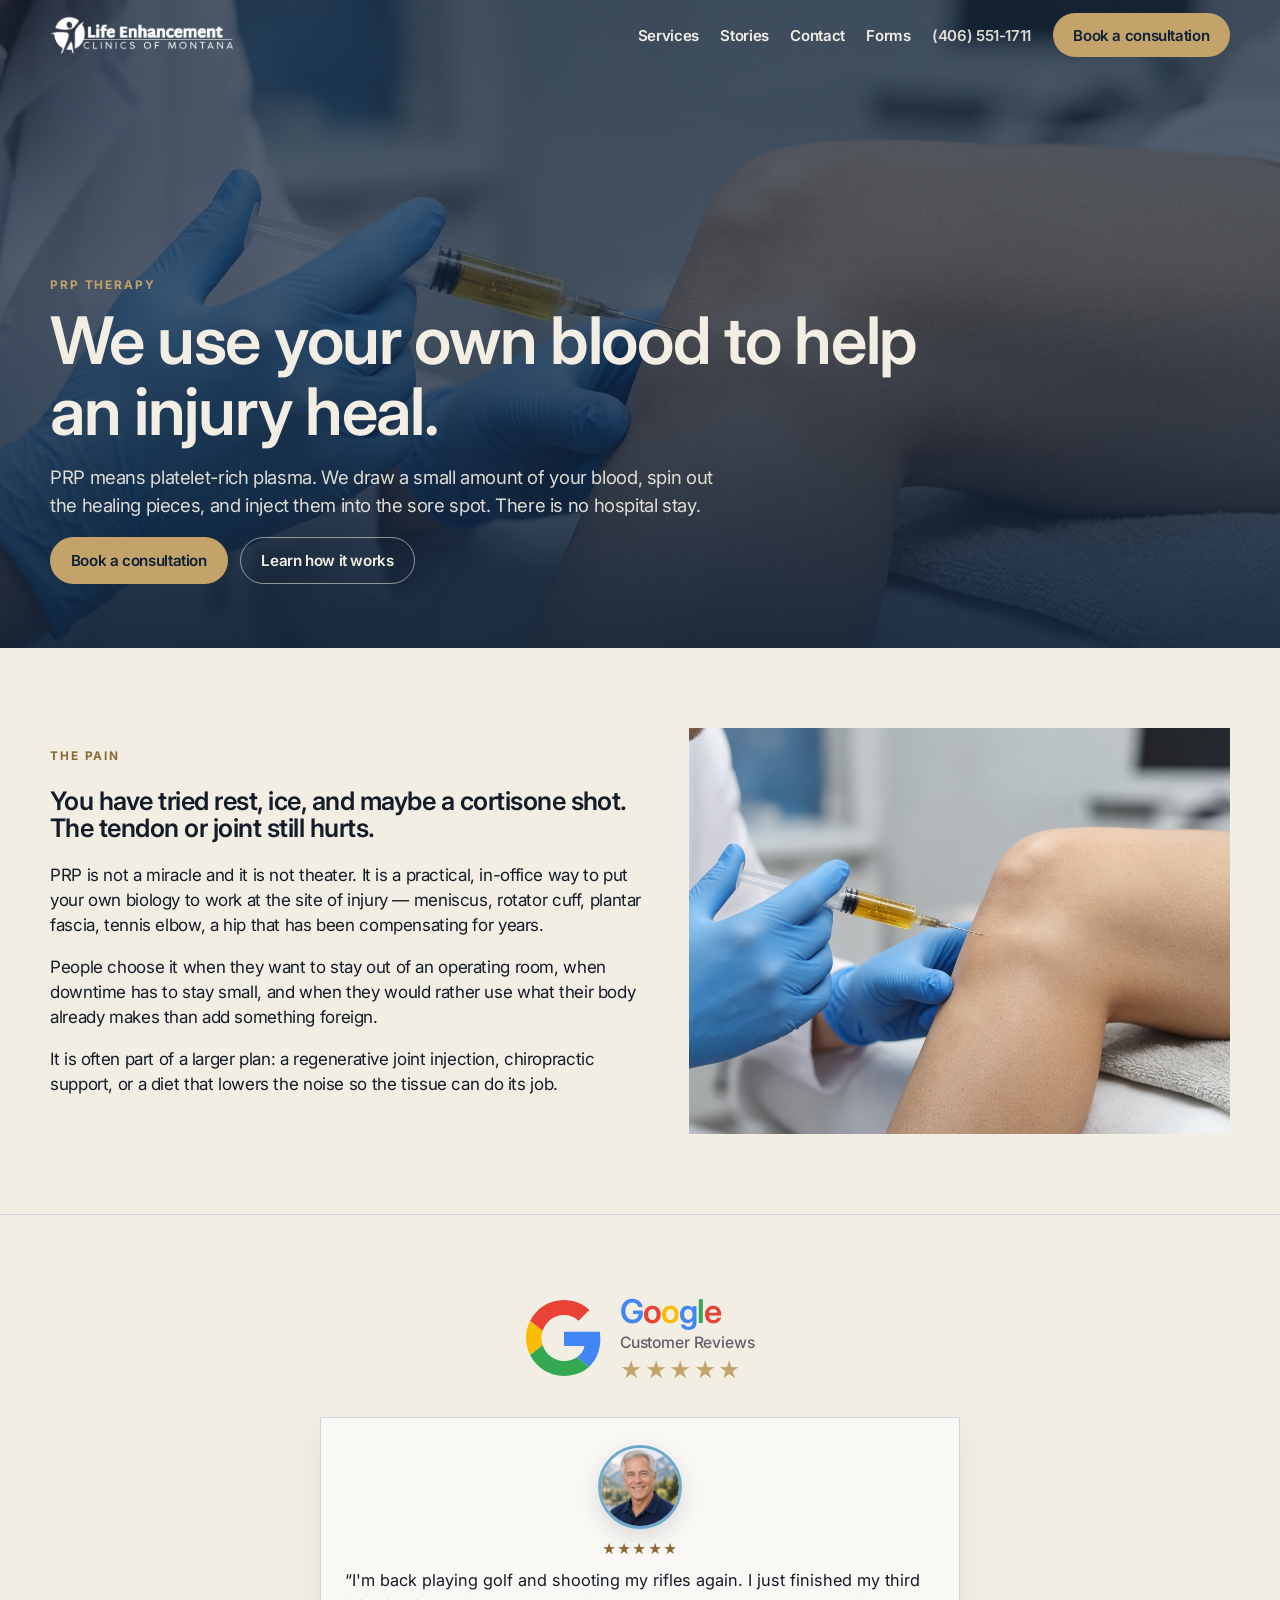
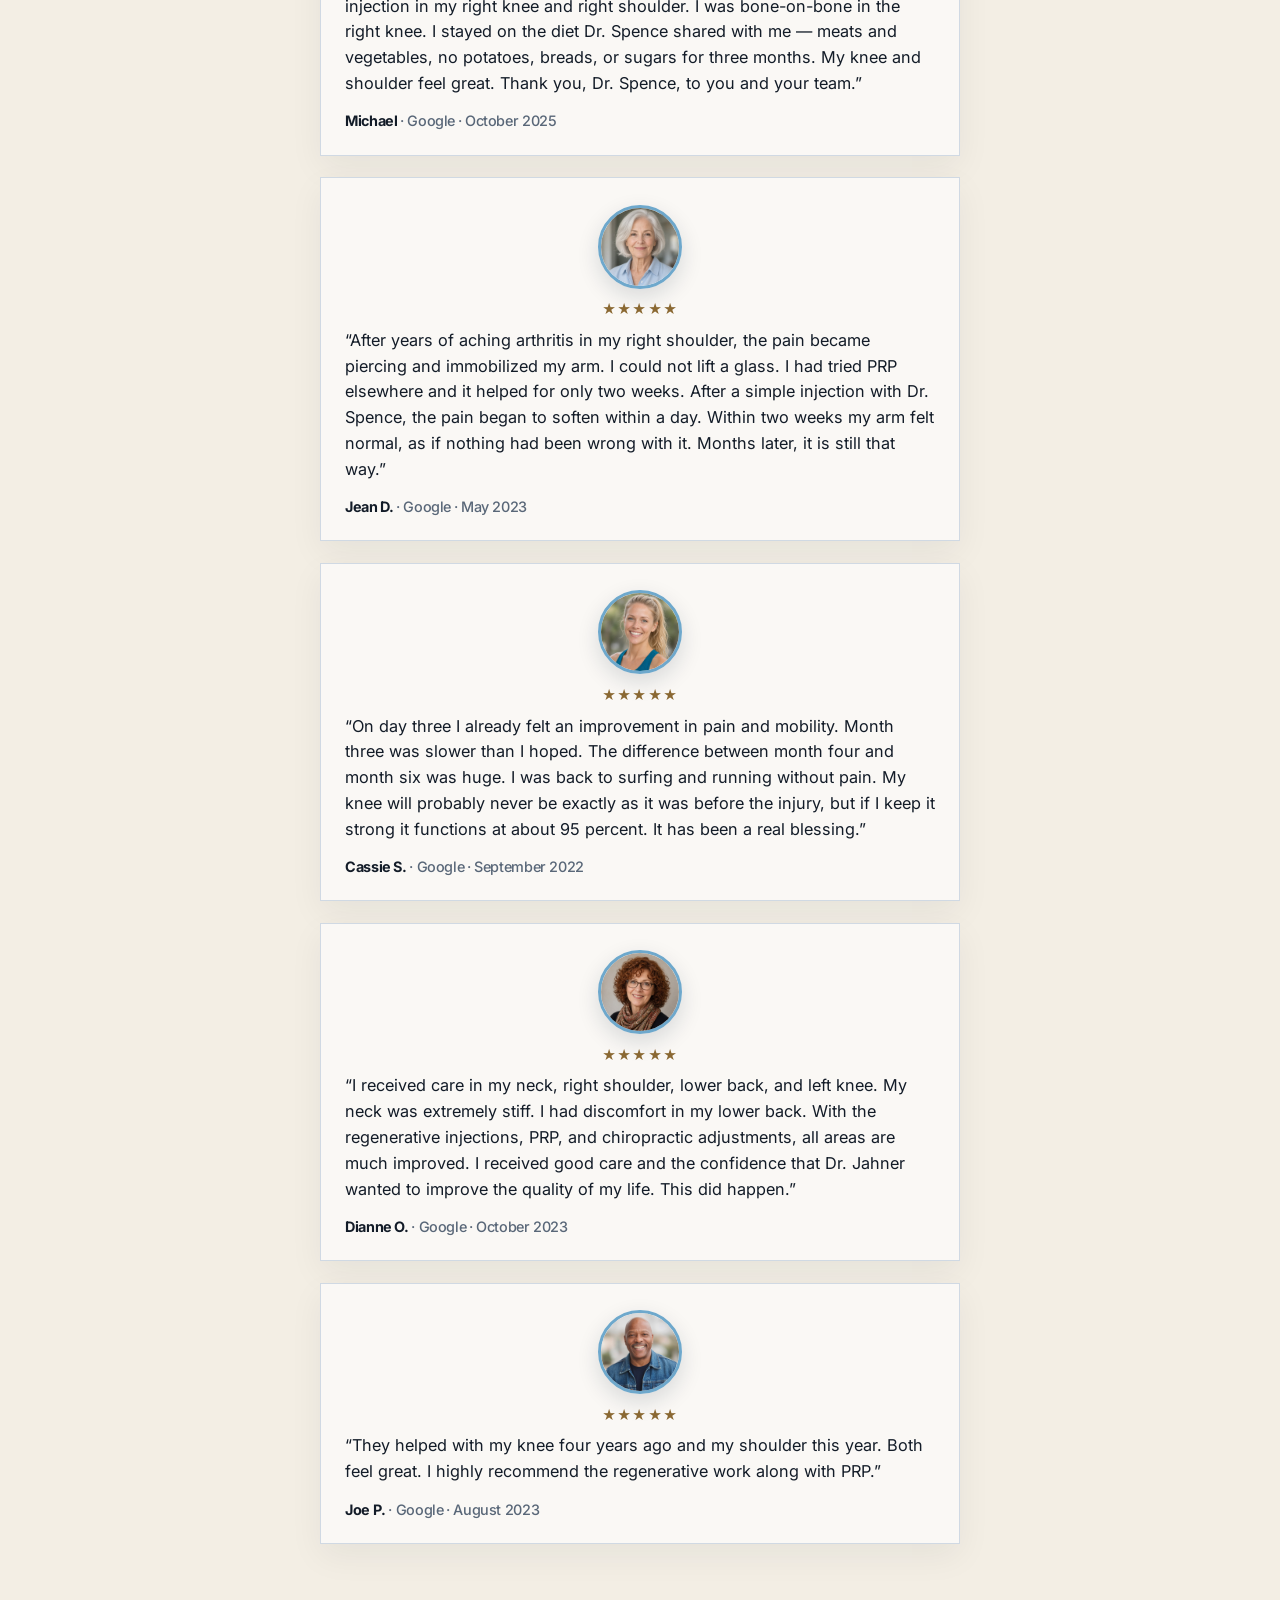
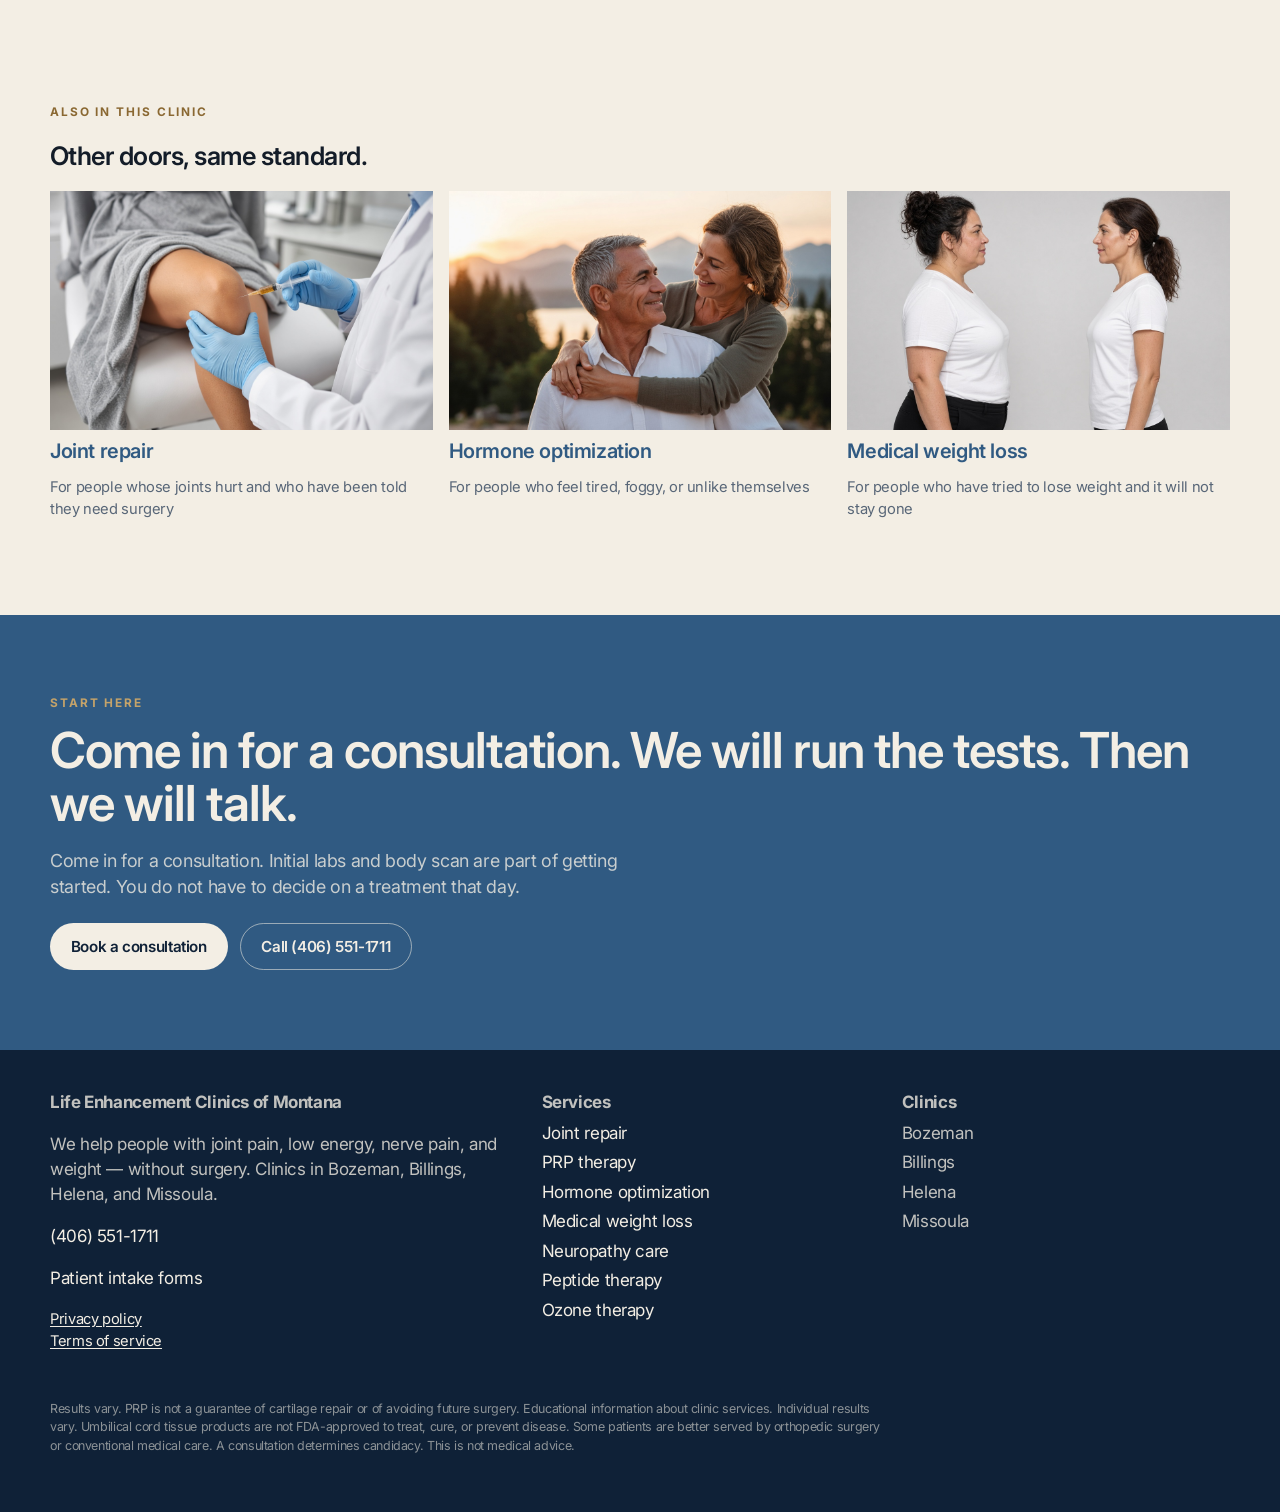
<file: services/prp.html>
<!DOCTYPE html>
<html lang="en">
<head>
  <meta charset="utf-8">
  <meta name="viewport" content="width=device-width, initial-scale=1">
  <title>PRP therapy · Life Enhancement Clinics of Montana</title>
  <meta name="description" content="PRP means platelet-rich plasma. We draw a small amount of your blood, spin out the healing pieces, and inject them into the sore spot. There is no hospital stay.">
  <link rel="preconnect" href="https://fonts.googleapis.com">
  <link rel="preconnect" href="https://fonts.gstatic.com" crossorigin>
  <link href="https://fonts.googleapis.com/css2?family=Inter:opsz,wght@14..32,400;14..32,500;14..32,600;14..32,700&display=swap" rel="stylesheet">
  <link rel="stylesheet" href="../styles.css?v=9">
</head>
<body>


<header class="site-header">
  <div class="wrap nav">
    <a class="brand" href="../index.html">
      <img class="brand-logo" src="../assets/lecm-logo.png?v=3" alt="Life Enhancement Clinics of Montana" width="875" height="186" decoding="async">
    </a>
    <button class="menu-toggle" type="button" aria-expanded="false">Menu</button>
    <ul class="nav-links">
      <li><a href="../index.html#services" aria-current="page">Services</a></li><li><a href="../index.html#stories">Stories</a></li><li><a href="../contact.html">Contact</a></li><li><a href="../online-forms.html">Forms</a></li>
      <li><a class="nav-phone" href="tel:+14065511711">(406) 551-1711</a></li>
      <li><a class="button solid" href="../contact.html">Book a consultation</a></li>
    </ul>
  </div>
</header>

<section class="hero page-hero">
  <div class="hero-media">
    <img src="../assets/svc-prp.jpg?v=1" alt="">
  </div>
  <div class="hero-scrim"></div>
  <div class="hero-copy">
    <p class="eyebrow">PRP therapy</p>
    <h1>We use your own blood to help an injury heal.</h1>
    <p class="lede">PRP means platelet-rich plasma. We draw a small amount of your blood, spin out the healing pieces, and inject them into the sore spot. There is no hospital stay.</p>
    <div class="actions">
      <a class="button solid" href="../contact.html">Book a consultation</a>
      <a class="button ghost" href="#story">Learn how it works</a>
    </div>
  </div>
</section>

<section id="story" class="story-block">
  <div class="wrap split">
    <div>
      <p class="eyebrow">The pain</p>
      <h2>You have tried rest, ice, and maybe a cortisone shot. The tendon or joint still hurts.</h2>
      <p>PRP is not a miracle and it is not theater. It is a practical, in-office way to put your own biology to work at the site of injury — meniscus, rotator cuff, plantar fascia, tennis elbow, a hip that has been compensating for years.</p><p>People choose it when they want to stay out of an operating room, when downtime has to stay small, and when they would rather use what their body already makes than add something foreign.</p><p>It is often part of a larger plan: a regenerative joint injection, chiropractic support, or a diet that lowers the noise so the tissue can do its job.</p>
    </div>
    <figure class="figure">
      <img src="../assets/svc-prp.jpg?v=1" alt="">
    </figure>
  </div>
</section>

<section id="stories" class="story-block">
  <div class="wrap">
    <div class="review-brand">
      
<div class="google-reviews-badge" role="img" aria-label="Google Customer Reviews">
  <svg class="google-reviews-badge__mark" viewBox="0 0 48 48" xmlns="http://www.w3.org/2000/svg" aria-hidden="true">
    <path fill="#EA4335" d="M24 9.5c3.54 0 6.71 1.22 9.21 3.6l6.85-6.85C35.9 2.38 30.47 0 24 0 14.62 0 6.51 5.38 2.56 13.22l7.98 6.19C12.43 13.72 17.74 9.5 24 9.5z"/>
    <path fill="#4285F4" d="M46.98 24.55c0-1.57-.15-3.09-.38-4.55H24v9.02h12.94c-.58 2.96-2.26 5.48-4.78 7.18l7.73 6c4.51-4.18 7.09-10.36 7.09-17.65z"/>
    <path fill="#FBBC05" d="M10.53 28.59c-.48-1.45-.76-2.99-.76-4.59s.27-3.14.76-4.59l-7.98-6.19C.92 16.46 0 20.12 0 24c0 3.88.92 7.54 2.56 10.78l7.97-6.19z"/>
    <path fill="#34A853" d="M24 48c6.48 0 11.93-2.13 15.89-5.81l-7.73-6c-2.15 1.45-4.92 2.3-8.16 2.3-6.26 0-11.57-4.22-13.47-9.91l-7.98 6.19C6.51 42.62 14.62 48 24 48z"/>
  </svg>
  <div class="google-reviews-badge__text">
    <p class="google-reviews-badge__wordmark"><span class="g-blue">G</span><span class="g-red">o</span><span class="g-yellow">o</span><span class="g-blue">g</span><span class="g-green">l</span><span class="g-red">e</span></p>
    <p class="google-reviews-badge__label">Customer Reviews</p>
    <p class="google-reviews-badge__stars" aria-hidden="true">★★★★★</p>
  </div>
</div>
    </div>
    <div class="review-spotlight-grid review-spotlight-grid--full">
      
<article class="review-spotlight review-spotlight--full">
  <img class="review-face" src="../assets/reviews/michael.jpg?v=2" alt="">
  <div class="stars stars-lg" aria-label="Five star Google review">★★★★★</div>
  <p class="review-full">“I'm back playing golf and shooting my rifles again. I just finished my third injection in my right knee and right shoulder. I was bone-on-bone in the right knee. I stayed on the diet Dr. Spence shared with me — meats and vegetables, no potatoes, breads, or sugars for three months. My knee and shoulder feel great. Thank you, Dr. Spence, to you and your team.”</p>
  <p class="review-who">Michael <span>· Google</span> <span>· October 2025</span></p>
</article>

<article class="review-spotlight review-spotlight--full">
  <img class="review-face" src="../assets/reviews/jean.jpg?v=2" alt="">
  <div class="stars stars-lg" aria-label="Five star Google review">★★★★★</div>
  <p class="review-full">“After years of aching arthritis in my right shoulder, the pain became piercing and immobilized my arm. I could not lift a glass. I had tried PRP elsewhere and it helped for only two weeks. After a simple injection with Dr. Spence, the pain began to soften within a day. Within two weeks my arm felt normal, as if nothing had been wrong with it. Months later, it is still that way.”</p>
  <p class="review-who">Jean D. <span>· Google</span> <span>· May 2023</span></p>
</article>

<article class="review-spotlight review-spotlight--full">
  <img class="review-face" src="../assets/reviews/cassie.jpg?v=2" alt="">
  <div class="stars stars-lg" aria-label="Five star Google review">★★★★★</div>
  <p class="review-full">“On day three I already felt an improvement in pain and mobility. Month three was slower than I hoped. The difference between month four and month six was huge. I was back to surfing and running without pain. My knee will probably never be exactly as it was before the injury, but if I keep it strong it functions at about 95 percent. It has been a real blessing.”</p>
  <p class="review-who">Cassie S. <span>· Google</span> <span>· September 2022</span></p>
</article>

<article class="review-spotlight review-spotlight--full">
  <img class="review-face" src="../assets/reviews/dianne.jpg?v=2" alt="">
  <div class="stars stars-lg" aria-label="Five star Google review">★★★★★</div>
  <p class="review-full">“I received care in my neck, right shoulder, lower back, and left knee. My neck was extremely stiff. I had discomfort in my lower back. With the regenerative injections, PRP, and chiropractic adjustments, all areas are much improved. I received good care and the confidence that Dr. Jahner wanted to improve the quality of my life. This did happen.”</p>
  <p class="review-who">Dianne O. <span>· Google</span> <span>· October 2023</span></p>
</article>

<article class="review-spotlight review-spotlight--full">
  <img class="review-face" src="../assets/reviews/joe.jpg?v=2" alt="">
  <div class="stars stars-lg" aria-label="Five star Google review">★★★★★</div>
  <p class="review-full">“They helped with my knee four years ago and my shoulder this year. Both feel great. I highly recommend the regenerative work along with PRP.”</p>
  <p class="review-who">Joe P. <span>· Google</span> <span>· August 2023</span></p>
</article>
    </div>
  </div>
</section>

<section>
  <div class="wrap">
    <p class="eyebrow">Also in this clinic</p>
    <h2>Other doors, same standard.</h2>
    <div class="more-services">
<a class="more-card" href="joint-repair.html">
  <img src="../assets/svc-joint.jpg?v=1" alt="">
  <h3>Joint repair</h3>
  <p class="fine">For people whose joints hurt and who have been told they need surgery</p>
</a>
<a class="more-card" href="hormones.html">
  <img src="../assets/svc-hormones.jpg?v=1" alt="">
  <h3>Hormone optimization</h3>
  <p class="fine">For people who feel tired, foggy, or unlike themselves</p>
</a>
<a class="more-card" href="weight-loss.html">
  <img src="../assets/svc-weight.jpg?v=2" alt="">
  <h3>Medical weight loss</h3>
  <p class="fine">For people who have tried to lose weight and it will not stay gone</p>
</a></div>
  </div>
</section>



<section class="cta-band">
  <div class="wrap">
    <p class="eyebrow">Start here</p>
    <h2>Come in for a consultation. We will run the tests. Then we will talk.</h2>
    <p class="lede">Come in for a consultation. Initial labs and body scan are part of getting started. You do not have to decide on a treatment that day.</p>
    <div class="actions">
      <a class="button light" href="../contact.html">Book a consultation</a>
      <a class="button ghost" href="tel:+14065511711">Call (406) 551-1711</a>
    </div>
  </div>
</section>

<footer class="site-footer">
  <div class="wrap footer-grid">
    <div>
      <strong>Life Enhancement Clinics of Montana</strong>
      <p>We help people with joint pain, low energy, nerve pain, and weight — without surgery. Clinics in Bozeman, Billings, Helena, and Missoula.</p>
      <p><a href="tel:+14065511711">(406) 551-1711</a></p>
      <p><a href="../online-forms.html">Patient intake forms</a></p>
      <p class="footer-policies"><a href="../privacy.html">Privacy policy</a><br><a href="../terms.html">Terms of service</a></p>
    </div>
    <div>
      <strong>Services</strong>
      <ul><li><a href="../services/joint-repair.html">Joint repair</a></li><li><a href="../services/prp.html">PRP therapy</a></li><li><a href="../services/hormones.html">Hormone optimization</a></li><li><a href="../services/weight-loss.html">Medical weight loss</a></li><li><a href="../services/neuropathy.html">Neuropathy care</a></li><li><a href="../services/peptides.html">Peptide therapy</a></li><li><a href="../services/ozone.html">Ozone therapy</a></li></ul>
    </div>
    <div>
      <strong>Clinics</strong>
      <ul><li>Bozeman</li><li>Billings</li><li>Helena</li><li>Missoula</li></ul>
    </div>
  </div>
  <div class="wrap">
    <p class="legal">Results vary. PRP is not a guarantee of cartilage repair or of avoiding future surgery. Educational information about clinic services. Individual results vary. Umbilical cord tissue products are not FDA-approved to treat, cure, or prevent disease. Some patients are better served by orthopedic surgery or conventional medical care. A consultation determines candidacy. This is not medical advice.</p>
  </div>
</footer>
<script src="../site.js?v=2"></script>


</body>
</html>
</file>
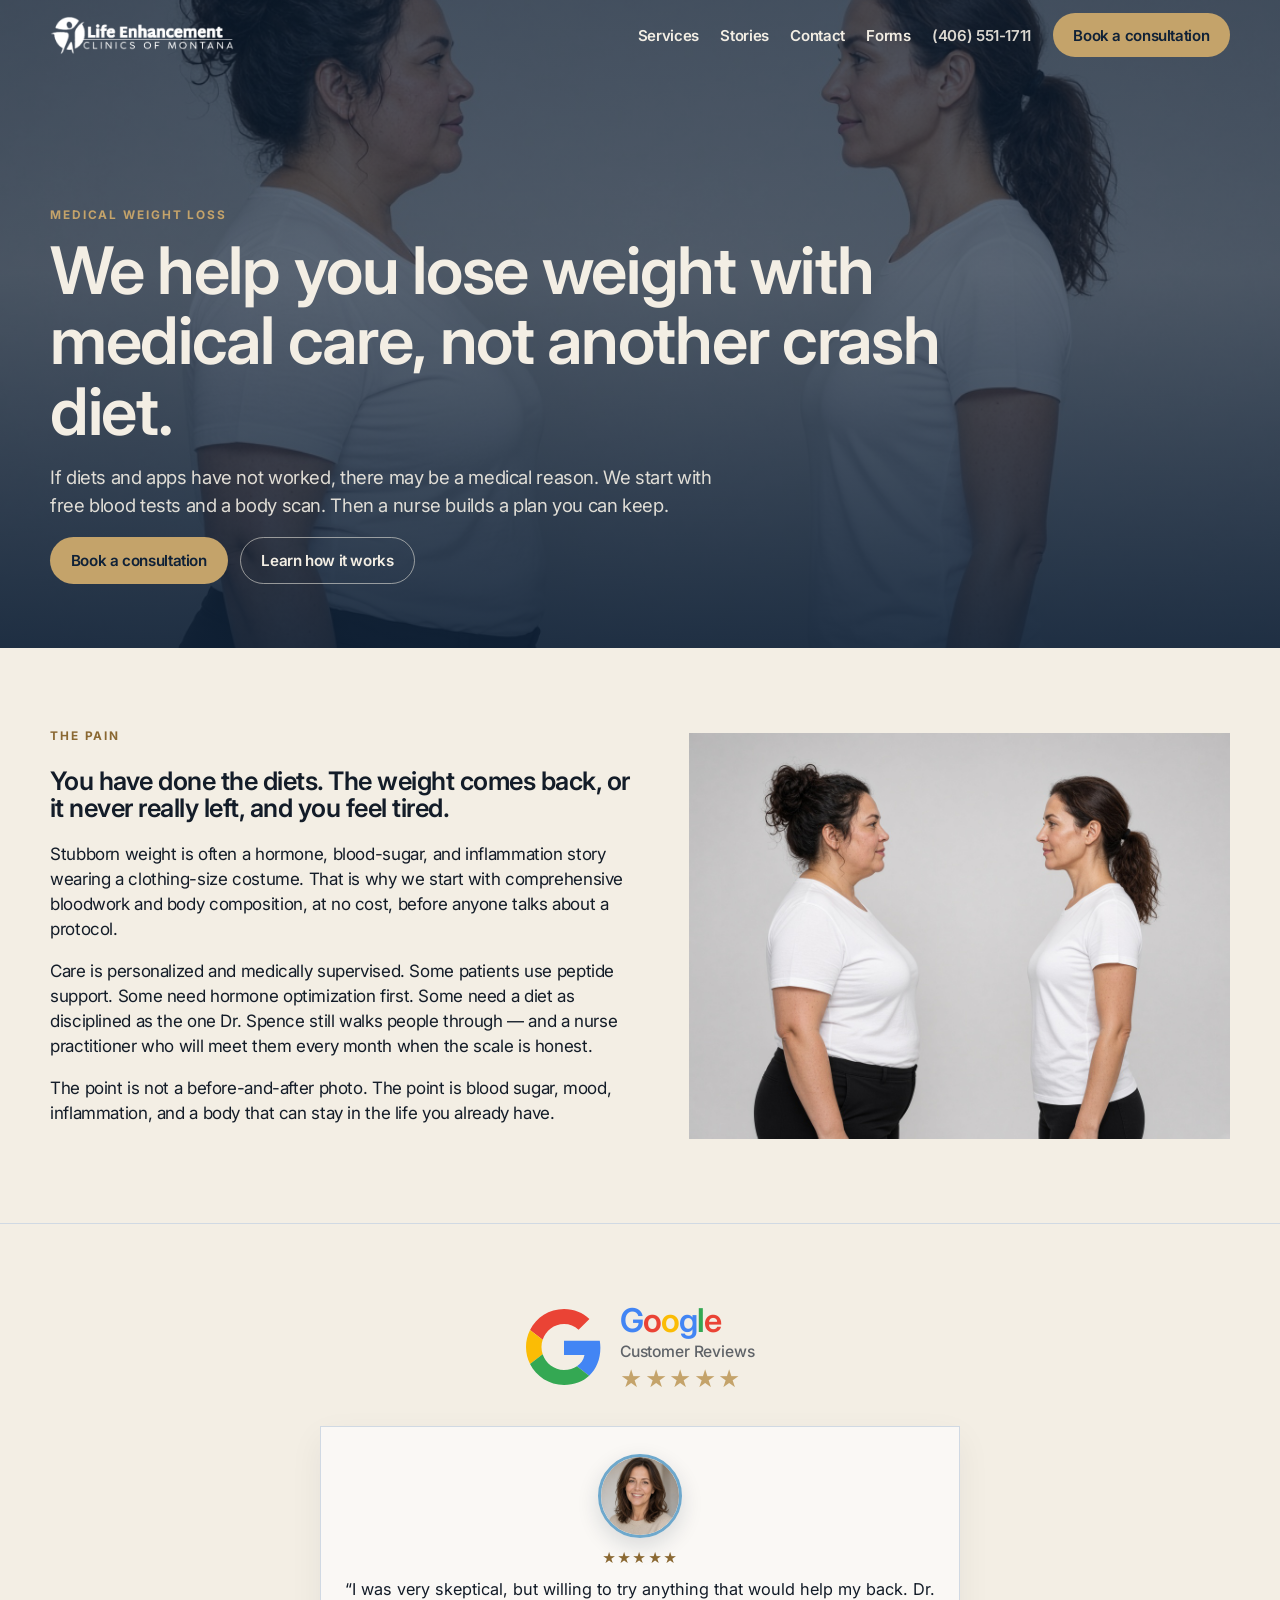
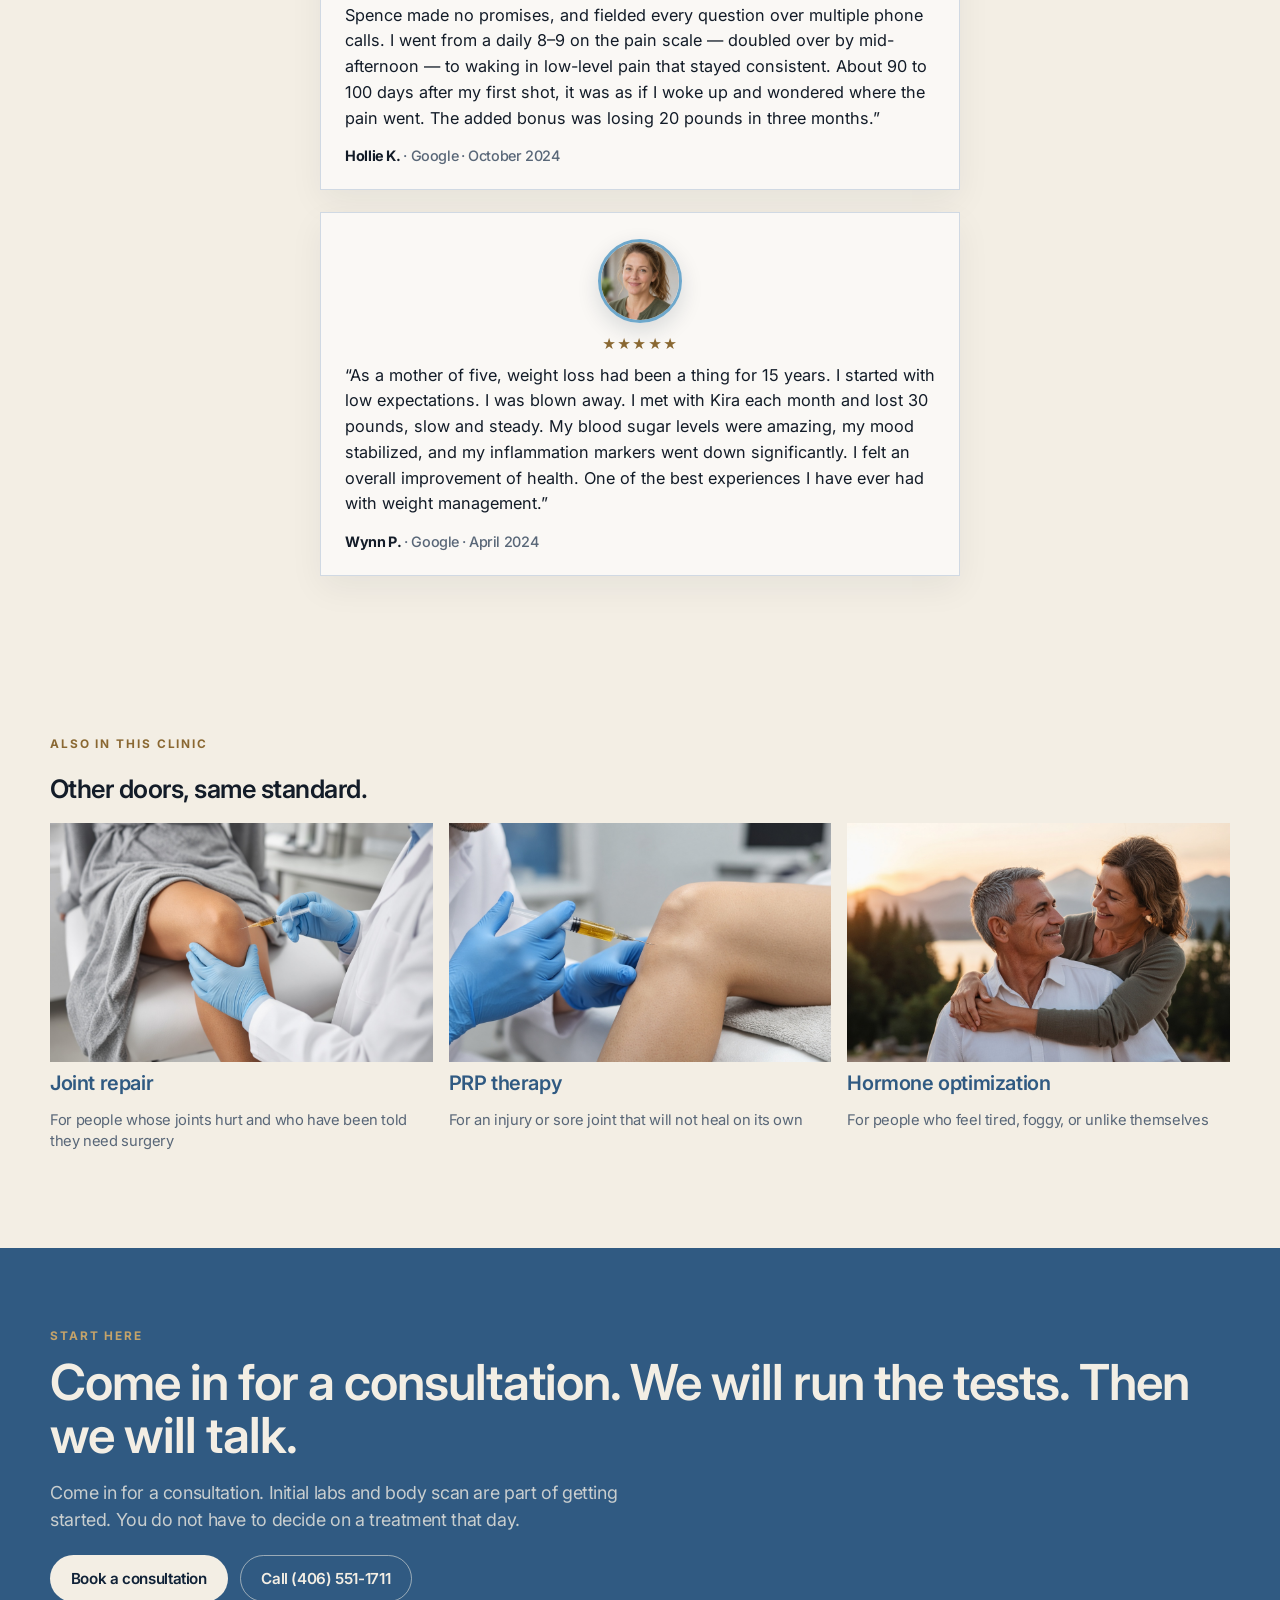
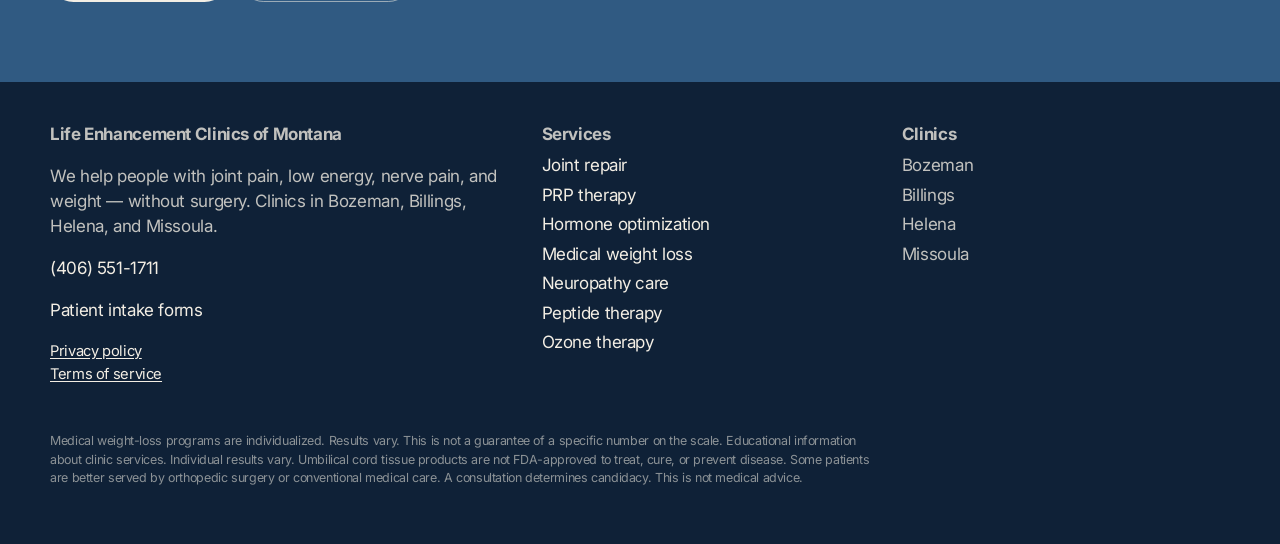
<file: services/weight-loss.html>
<!DOCTYPE html>
<html lang="en">
<head>
  <meta charset="utf-8">
  <meta name="viewport" content="width=device-width, initial-scale=1">
  <title>Medical weight loss · Life Enhancement Clinics of Montana</title>
  <meta name="description" content="If diets and apps have not worked, there may be a medical reason. We start with free blood tests and a body scan. Then a nurse builds a plan you can keep.">
  <link rel="preconnect" href="https://fonts.googleapis.com">
  <link rel="preconnect" href="https://fonts.gstatic.com" crossorigin>
  <link href="https://fonts.googleapis.com/css2?family=Inter:opsz,wght@14..32,400;14..32,500;14..32,600;14..32,700&display=swap" rel="stylesheet">
  <link rel="stylesheet" href="../styles.css?v=9">
</head>
<body>


<header class="site-header">
  <div class="wrap nav">
    <a class="brand" href="../index.html">
      <img class="brand-logo" src="../assets/lecm-logo.png?v=3" alt="Life Enhancement Clinics of Montana" width="875" height="186" decoding="async">
    </a>
    <button class="menu-toggle" type="button" aria-expanded="false">Menu</button>
    <ul class="nav-links">
      <li><a href="../index.html#services" aria-current="page">Services</a></li><li><a href="../index.html#stories">Stories</a></li><li><a href="../contact.html">Contact</a></li><li><a href="../online-forms.html">Forms</a></li>
      <li><a class="nav-phone" href="tel:+14065511711">(406) 551-1711</a></li>
      <li><a class="button solid" href="../contact.html">Book a consultation</a></li>
    </ul>
  </div>
</header>

<section class="hero page-hero">
  <div class="hero-media">
    <img src="../assets/svc-weight.jpg?v=2" alt="">
  </div>
  <div class="hero-scrim"></div>
  <div class="hero-copy">
    <p class="eyebrow">Medical weight loss</p>
    <h1>We help you lose weight with medical care, not another crash diet.</h1>
    <p class="lede">If diets and apps have not worked, there may be a medical reason. We start with free blood tests and a body scan. Then a nurse builds a plan you can keep.</p>
    <div class="actions">
      <a class="button solid" href="../contact.html">Book a consultation</a>
      <a class="button ghost" href="#story">Learn how it works</a>
    </div>
  </div>
</section>

<section id="story" class="story-block">
  <div class="wrap split">
    <div>
      <p class="eyebrow">The pain</p>
      <h2>You have done the diets. The weight comes back, or it never really left, and you feel tired.</h2>
      <p>Stubborn weight is often a hormone, blood-sugar, and inflammation story wearing a clothing-size costume. That is why we start with comprehensive bloodwork and body composition, at no cost, before anyone talks about a protocol.</p><p>Care is personalized and medically supervised. Some patients use peptide support. Some need hormone optimization first. Some need a diet as disciplined as the one Dr. Spence still walks people through — and a nurse practitioner who will meet them every month when the scale is honest.</p><p>The point is not a before-and-after photo. The point is blood sugar, mood, inflammation, and a body that can stay in the life you already have.</p>
    </div>
    <figure class="figure">
      <img src="../assets/svc-weight.jpg?v=2" alt="">
    </figure>
  </div>
</section>

<section id="stories" class="story-block">
  <div class="wrap">
    <div class="review-brand">
      
<div class="google-reviews-badge" role="img" aria-label="Google Customer Reviews">
  <svg class="google-reviews-badge__mark" viewBox="0 0 48 48" xmlns="http://www.w3.org/2000/svg" aria-hidden="true">
    <path fill="#EA4335" d="M24 9.5c3.54 0 6.71 1.22 9.21 3.6l6.85-6.85C35.9 2.38 30.47 0 24 0 14.62 0 6.51 5.38 2.56 13.22l7.98 6.19C12.43 13.72 17.74 9.5 24 9.5z"/>
    <path fill="#4285F4" d="M46.98 24.55c0-1.57-.15-3.09-.38-4.55H24v9.02h12.94c-.58 2.96-2.26 5.48-4.78 7.18l7.73 6c4.51-4.18 7.09-10.36 7.09-17.65z"/>
    <path fill="#FBBC05" d="M10.53 28.59c-.48-1.45-.76-2.99-.76-4.59s.27-3.14.76-4.59l-7.98-6.19C.92 16.46 0 20.12 0 24c0 3.88.92 7.54 2.56 10.78l7.97-6.19z"/>
    <path fill="#34A853" d="M24 48c6.48 0 11.93-2.13 15.89-5.81l-7.73-6c-2.15 1.45-4.92 2.3-8.16 2.3-6.26 0-11.57-4.22-13.47-9.91l-7.98 6.19C6.51 42.62 14.62 48 24 48z"/>
  </svg>
  <div class="google-reviews-badge__text">
    <p class="google-reviews-badge__wordmark"><span class="g-blue">G</span><span class="g-red">o</span><span class="g-yellow">o</span><span class="g-blue">g</span><span class="g-green">l</span><span class="g-red">e</span></p>
    <p class="google-reviews-badge__label">Customer Reviews</p>
    <p class="google-reviews-badge__stars" aria-hidden="true">★★★★★</p>
  </div>
</div>
    </div>
    <div class="review-spotlight-grid review-spotlight-grid--full">
      
<article class="review-spotlight review-spotlight--full">
  <img class="review-face" src="../assets/reviews/hollie.jpg?v=2" alt="">
  <div class="stars stars-lg" aria-label="Five star Google review">★★★★★</div>
  <p class="review-full">“I was very skeptical, but willing to try anything that would help my back. Dr. Spence made no promises, and fielded every question over multiple phone calls. I went from a daily 8–9 on the pain scale — doubled over by mid-afternoon — to waking in low-level pain that stayed consistent. About 90 to 100 days after my first shot, it was as if I woke up and wondered where the pain went. The added bonus was losing 20 pounds in three months.”</p>
  <p class="review-who">Hollie K. <span>· Google</span> <span>· October 2024</span></p>
</article>

<article class="review-spotlight review-spotlight--full">
  <img class="review-face" src="../assets/reviews/wynn.jpg?v=2" alt="">
  <div class="stars stars-lg" aria-label="Five star Google review">★★★★★</div>
  <p class="review-full">“As a mother of five, weight loss had been a thing for 15 years. I started with low expectations. I was blown away. I met with Kira each month and lost 30 pounds, slow and steady. My blood sugar levels were amazing, my mood stabilized, and my inflammation markers went down significantly. I felt an overall improvement of health. One of the best experiences I have ever had with weight management.”</p>
  <p class="review-who">Wynn P. <span>· Google</span> <span>· April 2024</span></p>
</article>
    </div>
  </div>
</section>

<section>
  <div class="wrap">
    <p class="eyebrow">Also in this clinic</p>
    <h2>Other doors, same standard.</h2>
    <div class="more-services">
<a class="more-card" href="joint-repair.html">
  <img src="../assets/svc-joint.jpg?v=1" alt="">
  <h3>Joint repair</h3>
  <p class="fine">For people whose joints hurt and who have been told they need surgery</p>
</a>
<a class="more-card" href="prp.html">
  <img src="../assets/svc-prp.jpg?v=1" alt="">
  <h3>PRP therapy</h3>
  <p class="fine">For an injury or sore joint that will not heal on its own</p>
</a>
<a class="more-card" href="hormones.html">
  <img src="../assets/svc-hormones.jpg?v=1" alt="">
  <h3>Hormone optimization</h3>
  <p class="fine">For people who feel tired, foggy, or unlike themselves</p>
</a></div>
  </div>
</section>



<section class="cta-band">
  <div class="wrap">
    <p class="eyebrow">Start here</p>
    <h2>Come in for a consultation. We will run the tests. Then we will talk.</h2>
    <p class="lede">Come in for a consultation. Initial labs and body scan are part of getting started. You do not have to decide on a treatment that day.</p>
    <div class="actions">
      <a class="button light" href="../contact.html">Book a consultation</a>
      <a class="button ghost" href="tel:+14065511711">Call (406) 551-1711</a>
    </div>
  </div>
</section>

<footer class="site-footer">
  <div class="wrap footer-grid">
    <div>
      <strong>Life Enhancement Clinics of Montana</strong>
      <p>We help people with joint pain, low energy, nerve pain, and weight — without surgery. Clinics in Bozeman, Billings, Helena, and Missoula.</p>
      <p><a href="tel:+14065511711">(406) 551-1711</a></p>
      <p><a href="../online-forms.html">Patient intake forms</a></p>
      <p class="footer-policies"><a href="../privacy.html">Privacy policy</a><br><a href="../terms.html">Terms of service</a></p>
    </div>
    <div>
      <strong>Services</strong>
      <ul><li><a href="../services/joint-repair.html">Joint repair</a></li><li><a href="../services/prp.html">PRP therapy</a></li><li><a href="../services/hormones.html">Hormone optimization</a></li><li><a href="../services/weight-loss.html">Medical weight loss</a></li><li><a href="../services/neuropathy.html">Neuropathy care</a></li><li><a href="../services/peptides.html">Peptide therapy</a></li><li><a href="../services/ozone.html">Ozone therapy</a></li></ul>
    </div>
    <div>
      <strong>Clinics</strong>
      <ul><li>Bozeman</li><li>Billings</li><li>Helena</li><li>Missoula</li></ul>
    </div>
  </div>
  <div class="wrap">
    <p class="legal">Medical weight-loss programs are individualized. Results vary. This is not a guarantee of a specific number on the scale. Educational information about clinic services. Individual results vary. Umbilical cord tissue products are not FDA-approved to treat, cure, or prevent disease. Some patients are better served by orthopedic surgery or conventional medical care. A consultation determines candidacy. This is not medical advice.</p>
  </div>
</footer>
<script src="../site.js?v=2"></script>


</body>
</html>
</file>
<file: styles.css>
:root {
  --montana: #305a82;
  --montana-mid: #467498;
  --montana-deep: #0f2137;
  --montana-sky: #6ea8cc;
  --cream: #f3eee4;
  --cream-deep: #e7dfd0;
  --ink: #131c28;
  --gold: #c4a36a;
  --gold-deep: #8a6832;
  --muted: #596778;
  --line: #d0d9e3;
  --white: #faf8f5;
  --shadow: 0 22px 50px rgba(15, 33, 55, 0.18);
  --font-display: "SF Pro Display", "SF Pro Text", -apple-system, BlinkMacSystemFont, "Inter", "Helvetica Neue", Helvetica, Arial, sans-serif;
  --font-text: "SF Pro Text", "SF Pro Display", -apple-system, BlinkMacSystemFont, "Inter", "Helvetica Neue", Helvetica, Arial, sans-serif;
}

* {
  box-sizing: border-box;
}

html {
  scroll-behavior: smooth;
}

body {
  margin: 0;
  color: var(--ink);
  background: var(--cream);
  font-family: var(--font-text);
  font-size: 17px;
  letter-spacing: -0.022em;
  line-height: 1.47;
}

img,
video {
  max-width: 100%;
  display: block;
}

a {
  color: inherit;
}

h1,
h2,
h3,
.serif {
  font-family: var(--font-display);
  font-weight: 600;
  letter-spacing: -0.02em;
  line-height: 1.07;
}

.wrap {
  width: min(1180px, calc(100% - 2.5rem));
  margin: 0 auto;
}

.eyebrow {
  margin: 0 0 0.7rem;
  letter-spacing: 0.16em;
  text-transform: uppercase;
  font-size: 0.74rem;
  font-weight: 700;
  color: var(--gold-deep);
}

.lede {
  max-width: 38rem;
  font-size: 1.12rem;
  color: var(--muted);
}

.fine {
  color: var(--muted);
  font-size: 0.92rem;
}

/* --- Nav --- */

.site-header {
  position: fixed;
  inset: 0 0 auto;
  z-index: 40;
  color: var(--cream);
  transition: background 0.25s ease, box-shadow 0.25s ease, color 0.25s ease;
}

.site-header.is-scrolled,
.site-header.site-header--solid {
  background: rgba(15, 33, 55, 0.94);
  box-shadow: 0 8px 28px rgba(0, 0, 0, 0.22);
  backdrop-filter: blur(12px);
}

.nav {
  display: flex;
  align-items: center;
  justify-content: space-between;
  gap: 1.25rem;
  min-height: 4.4rem;
}

.brand {
  display: flex;
  align-items: center;
  flex-shrink: 0;
  text-decoration: none;
  line-height: 1;
}

.brand-logo {
  display: block;
  height: 2.45rem;
  width: auto;
  max-width: min(17.5rem, 46vw);
}

.nav-links {
  display: flex;
  align-items: center;
  gap: 1.35rem;
  list-style: none;
  margin: 0;
  padding: 0;
}

.nav-links a {
  text-decoration: none;
  font-size: 0.94rem;
  font-weight: 600;
}

.nav-links a:hover {
  color: var(--gold);
}

.nav-phone {
  opacity: 0.9;
}

.menu-toggle {
  display: none;
  background: none;
  border: 1px solid rgba(243, 238, 228, 0.4);
  color: inherit;
  border-radius: 999px;
  padding: 0.45rem 0.8rem;
  font: 600 0.82rem/1 var(--font-text);
}

/* --- Buttons --- */

.actions {
  display: flex;
  flex-wrap: wrap;
  gap: 0.75rem;
}

.button {
  display: inline-flex;
  align-items: center;
  justify-content: center;
  border: 0;
  border-radius: 999px;
  padding: 0.92rem 1.3rem;
  font: 600 0.95rem/1 var(--font-text);
  text-decoration: none;
  cursor: pointer;
}

.button.solid {
  background: var(--gold);
  color: var(--montana-deep);
}

.button.light {
  background: var(--cream);
  color: var(--montana-deep);
}

.button.ghost {
  background: transparent;
  color: var(--cream);
  border: 1px solid rgba(243, 238, 228, 0.55);
}

.button.outline {
  background: transparent;
  color: var(--montana);
  border: 1px solid var(--line);
}

.button:hover {
  transform: translateY(-1px);
}

/* --- Hero --- */

.hero {
  position: relative;
  min-height: 100vh;
  display: grid;
  align-items: end;
  color: var(--cream);
  overflow: hidden;
  background: var(--montana-deep);
  padding: 0;
}

.hero:not(.page-hero) {
  align-items: center;
  padding-top: 2.25rem;
}

.hero-media {
  position: absolute;
  inset: 0;
}

.hero-media video,
.hero-media img {
  width: 100%;
  height: 100%;
  object-fit: cover;
}

.hero-media video {
  position: absolute;
  inset: 0;
}

.hero:has(video) .hero-media img {
  display: none;
}

.hero-scrim {
  position: absolute;
  inset: 0;
  background:
    linear-gradient(180deg, rgba(15, 33, 55, 0.62) 0%, rgba(15, 33, 55, 0.55) 42%, rgba(15, 33, 55, 0.88) 100%),
    rgba(10, 22, 38, 0.28);
}

.hero:has(video) .hero-scrim {
  background:
    linear-gradient(180deg, rgba(10, 22, 38, 0.7) 0%, rgba(10, 22, 38, 0.62) 38%, rgba(10, 22, 38, 0.92) 100%),
    rgba(15, 33, 55, 0.35);
}

.hero-copy {
  position: relative;
  z-index: 1;
  padding: 7.5rem 0 4rem;
  width: min(1180px, calc(100% - 2.5rem));
  margin: 0 auto;
}

.hero:not(.page-hero) .hero-copy {
  padding: 5rem 0 4rem;
}

.hero h1 {
  max-width: 16ch;
  margin: 0 0 1rem;
  font-size: clamp(2.6rem, 6vw, 4.6rem);
  color: var(--cream);
}

.hero .lede {
  max-width: 42rem;
  color: rgba(243, 238, 228, 0.9);
  font-size: 1.16rem;
}

.hero .eyebrow {
  color: var(--gold);
}

.hero-note {
  margin: 1rem 0 0;
  font-size: 0.88rem;
  color: rgba(243, 238, 228, 0.62);
}

.page-hero {
  min-height: 72vh;
}

.page-hero h1 {
  max-width: 22ch;
  font-size: clamp(2.4rem, 5.4vw, 4.1rem);
}

/* --- Proof --- */

.proof {
  background: var(--montana);
  color: var(--cream);
  padding: 1.15rem 0;
}

.proof-row {
  display: grid;
  grid-template-columns: repeat(4, 1fr);
  gap: 1rem;
}

.proof-item strong {
  display: block;
  font-family: var(--font-display);
  font-size: 1.2rem;
  font-weight: 600;
  letter-spacing: -0.02em;
}

.proof-item span {
  font-size: 0.86rem;
  color: rgba(243, 238, 228, 0.72);
}

/* --- Sections --- */

section {
  padding: 5rem 0;
}

.section-head {
  display: grid;
  gap: 0.85rem;
  margin-bottom: 2.25rem;
  max-width: 46rem;
}

.section-head h2,
.dark h2,
.cta-band h2 {
  margin: 0;
  font-size: clamp(2rem, 4vw, 3.1rem);
  color: var(--montana);
}

.dark {
  background: var(--montana-deep);
  color: var(--cream);
}

.services-kick {
  background: var(--white);
  color: var(--ink);
  padding-top: 2.25rem;
  padding-bottom: 4rem;
}

.dark h2,
.cta-band h2 {
  color: var(--cream);
}

.dark .eyebrow,
.cta-band .eyebrow {
  color: var(--gold);
}

.dark .lede,
.cta-band .lede {
  color: rgba(243, 238, 228, 0.78);
}

/* --- Pain doors --- */

.pain-grid {
  display: grid;
  grid-template-columns: repeat(2, 1fr);
  gap: 1rem;
}

.pain-card {
  position: relative;
  min-height: 22rem;
  overflow: hidden;
  text-decoration: none;
  color: var(--cream);
}

.pain-card img {
  width: 100%;
  height: 100%;
  object-fit: cover;
  position: absolute;
  inset: 0;
  transition: transform 0.6s ease;
}

.pain-card:hover img {
  transform: scale(1.05);
}

.pain-card .veil {
  position: absolute;
  inset: 0;
  background: linear-gradient(180deg, rgba(15, 33, 55, 0.1), rgba(15, 33, 55, 0.78));
}

.pain-card .copy {
  position: relative;
  z-index: 1;
  height: 100%;
  min-height: 22rem;
  display: flex;
  flex-direction: column;
  justify-content: flex-end;
  padding: 1.5rem;
}

.pain-card h3 {
  margin: 0;
  font-size: clamp(1.65rem, 3.1vw, 2.25rem);
  max-width: 18ch;
  line-height: 1.12;
}

.pain-card .go {
  margin-top: 1rem;
  font-size: 0.82rem;
  font-weight: 700;
  letter-spacing: 0.12em;
  text-transform: uppercase;
  color: var(--gold);
}

/* --- Service gallery --- */

.service-grid {
  display: grid;
  grid-template-columns: repeat(12, 1fr);
  gap: 1rem;
}

.service-card:nth-child(-n + 3) {
  grid-column: span 4;
}

.service-card:nth-child(n + 4) {
  grid-column: span 3;
}

.service-card {
  position: relative;
  display: block;
  aspect-ratio: 4 / 3;
  overflow: hidden;
  border-radius: 0.65rem;
  text-decoration: none;
  color: #fff;
  background: var(--montana-deep);
  box-shadow:
    0 4px 6px rgba(15, 33, 55, 0.06),
    0 14px 32px rgba(15, 33, 55, 0.2);
  transition: box-shadow 0.35s ease, transform 0.35s ease;
}

.service-card:hover {
  box-shadow:
    0 6px 10px rgba(15, 33, 55, 0.08),
    0 20px 40px rgba(15, 33, 55, 0.26);
  transform: translateY(-2px);
}

.service-card img {
  width: 100%;
  height: 100%;
  object-fit: cover;
  object-position: center;
  position: absolute;
  inset: 0;
  filter: saturate(1.05) contrast(1.02);
  transition: transform 0.7s ease, filter 0.7s ease;
}

.service-card:hover img {
  transform: scale(1.04);
  filter: saturate(1.12) contrast(1.04) brightness(1.03);
}

.service-card .veil {
  position: absolute;
  inset: 0;
  background:
    linear-gradient(
      180deg,
      rgba(48, 90, 130, 0.28) 0%,
      rgba(15, 33, 55, 0.58) 42%,
      rgba(15, 33, 55, 0.9) 100%
    ),
    rgba(48, 90, 130, 0.22);
}

.service-card .copy {
  position: relative;
  z-index: 1;
  height: 100%;
  display: flex;
  flex-direction: column;
  align-items: center;
  justify-content: center;
  padding: 1.25rem 1.15rem;
  text-align: center;
}

.service-card .who {
  margin: 0 0 0.2rem;
  font-size: 0.7rem;
  font-weight: 700;
  letter-spacing: 0.1em;
  text-transform: uppercase;
  color: var(--gold);
}

.service-card:nth-child(-n + 3) h3 {
  font-size: clamp(1.5rem, 3.1vw, 2.05rem);
}

.service-card:nth-child(n + 4) h3 {
  font-size: clamp(1.2rem, 2.5vw, 1.65rem);
}

.service-card h3 {
  margin: 0;
  font-weight: 700;
  letter-spacing: 0.07em;
  line-height: 1.02;
  text-transform: uppercase;
  color: #fff;
  text-shadow: 0 2px 24px rgba(15, 33, 55, 0.75);
}

/* --- Reviews --- */

.review-brand {
  display: flex;
  justify-content: center;
  margin-bottom: 2.25rem;
}

.google-reviews-badge {
  display: flex;
  align-items: center;
  gap: 1.15rem;
}

.google-reviews-badge__mark {
  width: 4.75rem;
  height: 4.75rem;
  flex-shrink: 0;
}

.google-reviews-badge__text {
  display: grid;
  gap: 0.2rem;
}

.google-reviews-badge__wordmark {
  margin: 0;
  font-family: var(--font-display);
  font-size: clamp(1.65rem, 3.4vw, 2.05rem);
  font-weight: 600;
  letter-spacing: -0.03em;
  line-height: 1;
}

.google-reviews-badge__wordmark .g-blue {
  color: #4285f4;
}

.google-reviews-badge__wordmark .g-red {
  color: #ea4335;
}

.google-reviews-badge__wordmark .g-yellow {
  color: #fbbc05;
}

.google-reviews-badge__wordmark .g-green {
  color: #34a853;
}

.google-reviews-badge__label {
  margin: 0;
  font-size: 0.98rem;
  font-weight: 500;
  letter-spacing: -0.01em;
  color: #5f6368;
}

.google-reviews-badge__stars {
  margin: 0.15rem 0 0;
  color: var(--gold);
  font-size: 1.35rem;
  letter-spacing: 0.12em;
  line-height: 1;
}

.review-spotlight-grid {
  display: grid;
  grid-template-columns: repeat(3, 1fr);
  gap: 1.15rem;
}

.review-spotlight {
  display: flex;
  flex-direction: column;
  align-items: center;
  text-align: center;
  background: var(--white);
  border: 1px solid var(--line);
  padding: 1.5rem 1.25rem 1.35rem;
  box-shadow: 0 12px 32px rgba(15, 33, 55, 0.06);
}

.review-spotlight:nth-child(3n + 2) {
  transform: translateY(0.35rem);
}

.review-face {
  width: 5.25rem;
  height: 5.25rem;
  margin: 0 0 0.9rem;
  border-radius: 50%;
  object-fit: cover;
  object-position: center top;
  border: 3px solid var(--montana-sky);
  box-shadow: 0 8px 22px rgba(15, 33, 55, 0.14);
  image-rendering: auto;
}

.stars-lg {
  margin-bottom: 0.55rem;
  color: var(--gold);
  letter-spacing: 0.14em;
  font-size: 1.45rem;
  font-weight: 700;
  line-height: 1;
  text-shadow: 0 1px 0 rgba(255, 255, 255, 0.5);
}

.review-hit {
  margin: 0 0 0.85rem;
  max-width: 22ch;
  font-family: var(--font-display);
  font-size: clamp(1.08rem, 2.1vw, 1.32rem);
  font-weight: 600;
  letter-spacing: -0.02em;
  line-height: 1.28;
  color: var(--montana);
}

.review-who {
  margin: 0;
  font-size: 0.9rem;
  font-weight: 700;
  color: var(--ink);
}

.review-who span {
  font-weight: 500;
  color: var(--muted);
}

.review-spotlight-grid--full {
  grid-template-columns: 1fr;
  gap: 1.35rem;
  max-width: 40rem;
  margin-inline: auto;
}

.review-spotlight--full {
  align-items: flex-start;
  text-align: left;
  padding: 1.65rem 1.5rem 1.45rem;
}

.review-spotlight-grid--full .review-spotlight:nth-child(3n + 2) {
  transform: none;
}

.review-spotlight--full .review-face {
  align-self: center;
  margin-inline: auto;
}

.review-spotlight--full .stars-lg {
  align-self: center;
}

.review-full {
  margin: 0 0 0.85rem;
  width: 100%;
  max-width: none;
  font-family: var(--font-body);
  font-size: 1.02rem;
  font-weight: 400;
  letter-spacing: 0;
  line-height: 1.58;
  color: var(--ink);
}

.review-grid {
  display: grid;
  grid-template-columns: repeat(2, 1fr);
  gap: 1rem;
}

.review-grid .review:first-child {
  grid-column: 1 / -1;
}

.review {
  background: var(--white);
  border: 1px solid var(--line);
  padding: 1.4rem 1.35rem 1.25rem;
}

.stars {
  color: var(--gold-deep);
  letter-spacing: 0.08em;
  font-size: 0.85rem;
  margin-bottom: 0.7rem;
}

.review blockquote {
  margin: 0 0 1.1rem;
  font-family: var(--font-display);
  font-size: 1.12rem;
  font-weight: 400;
  letter-spacing: -0.02em;
  line-height: 1.4;
  color: var(--ink);
}

.review footer {
  background: none;
  padding: 0;
  color: var(--muted);
  font-size: 0.86rem;
}

.review footer strong {
  display: block;
  color: var(--montana);
  font-size: 0.95rem;
}

/* --- Split / steps --- */

.split {
  display: grid;
  grid-template-columns: 1.05fr 0.95fr;
  gap: 2.5rem;
  align-items: center;
}

.figure {
  margin: 0;
  overflow: hidden;
  background: var(--montana-deep);
}

.figure img {
  width: 100%;
  aspect-ratio: 4 / 3;
  object-fit: cover;
}

.figure.portrait img {
  aspect-ratio: 4 / 5;
}

.steps {
  display: grid;
  gap: 1.15rem;
  margin: 1.5rem 0 0;
  padding: 0;
  list-style: none;
  counter-reset: step;
}

.steps li {
  counter-increment: step;
  padding-left: 3rem;
  position: relative;
}

.steps li::before {
  content: counter(step, decimal-leading-zero);
  position: absolute;
  left: 0;
  top: 0.1rem;
  font-family: var(--font-display);
  color: var(--gold-deep);
  font-size: 0.95rem;
  font-weight: 600;
}

.steps strong {
  display: block;
  font-size: 1.05rem;
}

.chip-row {
  display: grid;
  gap: 0.75rem;
  margin: 1.1rem 0 0;
  padding: 0;
  list-style: none;
}

.chip-row li {
  padding: 0 0 0.75rem 0.95rem;
  border-bottom: 1px solid var(--line);
  border-left: 2px solid var(--gold);
  font-size: 1rem;
}

/* --- Locations --- */

.loc-grid {
  display: grid;
  grid-template-columns: repeat(4, 1fr);
  gap: 1rem;
}

.loc-card {
  background: rgba(255, 252, 247, 0.06);
  border: 1px solid rgba(196, 163, 106, 0.28);
  padding: 1.2rem;
}

.loc-card h3 {
  margin: 0 0 0.3rem;
  color: var(--cream);
}

.loc-card p {
  margin: 0;
  color: rgba(243, 238, 228, 0.72);
  font-size: 0.92rem;
}

/* --- Service body --- */

.story-block + .story-block {
  border-top: 1px solid var(--line);
}

.expect-grid {
  display: grid;
  grid-template-columns: repeat(3, 1fr);
  gap: 1rem;
}

.expect-card {
  background: var(--white);
  border: 1px solid var(--line);
  padding: 1.25rem;
}

.expect-card h3 {
  margin: 0 0 0.4rem;
  font-size: 1.35rem;
  color: var(--montana);
}

.more-services {
  display: grid;
  grid-template-columns: repeat(3, 1fr);
  gap: 1rem;
}

.more-card {
  text-decoration: none;
  color: inherit;
}

.more-card img {
  width: 100%;
  aspect-ratio: 16 / 10;
  object-fit: cover;
}

.more-card h3 {
  margin: 0.7rem 0 0.2rem;
  font-size: 1.25rem;
  color: var(--montana);
}

/* --- Contact --- */

.contact-hero {
  display: grid;
  grid-template-columns: minmax(0, 1.05fr) minmax(0, 0.95fr);
  min-height: min(88vh, 52rem);
  color: var(--cream);
  background: var(--montana-deep);
}

.contact-hero-copy {
  display: flex;
  flex-direction: column;
  justify-content: center;
  padding: 6.5rem min(4vw, 3rem) 3.5rem;
  max-width: 36rem;
  margin: 0 auto 0 max(0px, calc((100vw - 1180px) / 2));
}

.contact-hero-copy h1 {
  margin: 0 0 1rem;
  font-size: clamp(2.5rem, 5vw, 4rem);
  color: var(--cream);
  max-width: 14ch;
}

.contact-hero-copy .lede {
  color: rgba(243, 238, 228, 0.88);
  margin-bottom: 1.35rem;
}

.contact-hero-copy .eyebrow {
  color: var(--gold);
}

.contact-hero-media {
  position: relative;
  min-height: 18rem;
  overflow: hidden;
}

.contact-hero-media img {
  width: 100%;
  height: 100%;
  object-fit: cover;
}

.contact-hero-media::after {
  content: "";
  position: absolute;
  inset: 0;
  background: linear-gradient(90deg, var(--montana-deep) 0%, transparent 42%);
  pointer-events: none;
}

.contact-hero-badge {
  position: absolute;
  left: 1.5rem;
  bottom: 1.5rem;
  z-index: 1;
  padding: 1rem 1.15rem;
  border-radius: 1rem;
  background: rgba(15, 33, 55, 0.88);
  border: 1px solid rgba(196, 163, 106, 0.35);
  box-shadow: var(--shadow);
  backdrop-filter: blur(10px);
}

.contact-hero-badge .google-reviews-badge__label {
  color: rgba(243, 238, 228, 0.82);
}

.contact-main {
  padding: 4rem 0 5rem;
  background:
    radial-gradient(1200px 420px at 10% -10%, rgba(110, 168, 204, 0.14), transparent 55%),
    var(--cream);
}

.contact-grid {
  display: grid;
  grid-template-columns: minmax(0, 1.25fr) minmax(280px, 0.75fr);
  gap: clamp(1.5rem, 3vw, 2.5rem);
  align-items: start;
}

.contact-form-card {
  background: var(--montana-deep);
  border-radius: 1.25rem;
  box-shadow: var(--shadow);
  border: 1px solid rgba(196, 163, 106, 0.28);
  overflow: hidden;
}

.contact-form-head {
  padding: 1.75rem 1.75rem 1rem;
  border-bottom: 1px solid rgba(196, 163, 106, 0.22);
  background: linear-gradient(180deg, rgba(48, 90, 130, 0.35) 0%, var(--montana-deep) 100%);
}

.contact-form-head .eyebrow {
  color: var(--gold);
}

.contact-form-head h2 {
  margin: 0 0 0.45rem;
  font-size: clamp(1.65rem, 3vw, 2.15rem);
  color: var(--cream);
}

.contact-form-head .fine {
  color: rgba(243, 238, 228, 0.72);
}

/* HighLevel embed uses cream/gold labels — needs a dark surround (not white). */
.contact-form-embed {
  min-height: 820px;
  padding: 0 clamp(0.75rem, 2vw, 1.25rem) 1.5rem;
  background: var(--montana-deep);
}

.contact-form-embed iframe {
  display: block;
  width: 100%;
  min-height: 820px;
  background: transparent;
}

.contact-aside {
  display: grid;
  gap: 1.15rem;
  position: sticky;
  top: 5.5rem;
}

.contact-callout {
  padding: 1.45rem 1.35rem;
  border-radius: 1rem;
  background: linear-gradient(145deg, var(--montana) 0%, var(--montana-deep) 100%);
  color: var(--cream);
  box-shadow: var(--shadow);
}

.contact-callout .eyebrow {
  color: var(--gold);
  margin-bottom: 0.35rem;
}

.contact-phone {
  margin: 0 0 0.35rem;
  font-family: var(--font-display);
  font-size: clamp(1.65rem, 4vw, 2rem);
  font-weight: 600;
  letter-spacing: -0.02em;
}

.contact-phone a {
  color: var(--cream);
  text-decoration: none;
}

.contact-phone a:hover {
  color: var(--gold);
}

.contact-callout .fine {
  color: rgba(243, 238, 228, 0.72);
  margin: 0;
}

.contact-panel {
  padding: 1.35rem 1.25rem;
  border-radius: 1rem;
  background: var(--white);
  border: 1px solid var(--line);
}

.contact-steps {
  margin: 0.65rem 0 0;
  padding: 0;
  list-style: none;
  counter-reset: contact-step;
  display: grid;
  gap: 1rem;
}

.contact-steps li {
  counter-increment: contact-step;
  padding-left: 2.6rem;
  position: relative;
}

.contact-steps li::before {
  content: counter(contact-step);
  position: absolute;
  left: 0;
  top: 0.05rem;
  width: 1.85rem;
  height: 1.85rem;
  border-radius: 999px;
  display: grid;
  place-items: center;
  font-weight: 700;
  font-size: 0.82rem;
  color: var(--montana-deep);
  background: var(--gold);
}

.contact-steps strong {
  display: block;
  font-size: 1.02rem;
  color: var(--montana);
}

.contact-steps span {
  display: block;
  margin-top: 0.2rem;
  font-size: 0.92rem;
  color: var(--muted);
}

.contact-trust {
  padding: 1.25rem 1.15rem;
  border-radius: 1rem;
  background: var(--white);
  border: 1px solid var(--line);
  border-left: 4px solid var(--gold);
}

.contact-trust .review-hit {
  margin: 0.65rem 0 0.45rem;
  font-family: var(--font-display);
  font-size: 1.12rem;
  line-height: 1.35;
  color: var(--montana);
}

.contact-trust .review-who {
  margin: 0;
  font-size: 0.88rem;
  color: var(--muted);
}

.contact-trust .review-who span {
  color: var(--gold-deep);
}

.contact-locations {
  padding: 5rem 0;
}

/* --- Online intake forms --- */

.intake-hero .hero-copy {
  max-width: 40rem;
}

.intake-hero-link {
  color: var(--gold);
  font-weight: 600;
  text-decoration: underline;
  text-underline-offset: 0.18em;
}

.intake-hero-link:hover {
  color: var(--cream);
}

.intake-section {
  padding: 4.5rem 0 5rem;
  background: var(--white);
}

.intake-head {
  text-align: center;
  margin-left: auto;
  margin-right: auto;
}

.intake-head .lede {
  margin-left: auto;
  margin-right: auto;
}

.intake-grid {
  display: flex;
  flex-direction: row;
  flex-wrap: nowrap;
  align-items: stretch;
  justify-content: center;
  gap: clamp(1rem, 2.5vw, 1.5rem);
  width: min(56rem, 100%);
  margin: 2.5rem auto 0;
}

.intake-card {
  position: relative;
  display: block;
  flex: 1 1 0;
  min-width: 0;
  width: 50%;
  aspect-ratio: 3 / 4;
  min-height: 20rem;
  overflow: hidden;
  border-radius: 1.15rem;
  box-shadow: var(--shadow);
  text-decoration: none;
  color: var(--cream);
  transition: transform 0.35s ease, box-shadow 0.35s ease;
}

.intake-card:hover {
  transform: translateY(-3px);
  box-shadow: 0 28px 56px rgba(15, 33, 55, 0.24);
}

.intake-card img {
  position: absolute;
  inset: 0;
  width: 100%;
  height: 100%;
  object-fit: cover;
  object-position: center top;
  transition: transform 0.65s ease;
}

.intake-card:hover img {
  transform: scale(1.05);
}

.intake-card .veil {
  position: absolute;
  inset: 0;
  background: linear-gradient(180deg, rgba(15, 33, 55, 0.08) 0%, rgba(15, 33, 55, 0.82) 100%);
}

.intake-card .copy {
  position: relative;
  z-index: 1;
  height: 100%;
  display: flex;
  flex-direction: column;
  justify-content: flex-end;
  align-items: center;
  text-align: center;
  padding: 1.5rem 1.25rem 1.65rem;
}

.intake-card .eyebrow {
  color: var(--gold);
  margin-bottom: 0.45rem;
}

.intake-card h2 {
  margin: 0;
  font-size: clamp(2rem, 4.5vw, 2.75rem);
  text-transform: uppercase;
  letter-spacing: 0.08em;
  color: var(--cream);
}

.intake-card .go {
  margin-top: 1rem;
  font-size: 0.82rem;
  font-weight: 700;
  letter-spacing: 0.12em;
  text-transform: uppercase;
  color: var(--gold);
}

.intake-foot {
  justify-content: center;
  margin-top: 2.75rem;
}

.intake-foot .button.ghost {
  color: var(--montana);
  border-color: var(--montana-mid);
}

/* --- CTA / footer --- */

.cta-band {
  background: var(--montana);
  color: var(--cream);
  padding: 5rem 0;
}

.cta-band .lede {
  margin-bottom: 1.4rem;
}

footer.site-footer {
  background: var(--montana-deep);
  color: rgba(243, 238, 228, 0.78);
  padding: 2.5rem 0 2.8rem;
}

.footer-grid {
  display: grid;
  grid-template-columns: 1.4fr 1fr 1fr;
  gap: 2rem;
}

.site-footer a {
  color: var(--cream);
  text-decoration: none;
}

.site-footer a:hover {
  color: var(--gold);
}

.site-footer ul {
  list-style: none;
  margin: 0.4rem 0 0;
  padding: 0;
}

.site-footer li {
  margin: 0.28rem 0;
}

.legal {
  margin-top: 2rem;
  font-size: 0.78rem;
  color: rgba(243, 238, 228, 0.55);
  max-width: 52rem;
}

.footer-policies {
  margin-top: 0.85rem;
  font-size: 0.92rem;
  line-height: 1.55;
}

.footer-policies a {
  text-decoration: underline;
  text-underline-offset: 0.16em;
}

.legal-doc {
  padding: 7.2rem 0 4.5rem;
}

.policy {
  width: min(42rem, 100%);
}

.policy h1 {
  margin: 0 0 0.55rem;
  font-size: clamp(2.2rem, 4vw, 3.2rem);
  color: var(--montana-deep);
}

.policy .fine {
  margin-bottom: 0.5rem;
}

.policy h2 {
  margin: 2rem 0 0.5rem;
  font-size: 1.35rem;
  color: var(--montana);
}

.policy p,
.policy li {
  color: var(--ink);
}

.policy ul {
  margin: 0.35rem 0 0.8rem;
  padding-left: 1.2rem;
}

.policy a {
  color: var(--montana);
  text-underline-offset: 0.14em;
}

@media (max-width: 960px) {
  .review-spotlight-grid {
    grid-template-columns: repeat(2, 1fr);
  }

  .review-spotlight:nth-child(3n + 2) {
    transform: none;
  }

  .proof-row,
  .review-grid,
  .loc-grid,
  .expect-grid,
  .more-services,
  .split,
  .footer-grid {
    grid-template-columns: 1fr 1fr;
  }

  .service-grid {
    grid-template-columns: repeat(12, 1fr);
  }

  .service-card:nth-child(-n + 3) {
    grid-column: span 4;
  }

  .service-card:nth-child(n + 4) {
    grid-column: span 3;
  }
}

@media (max-width: 760px) {
  .menu-toggle {
    display: block;
  }

  .nav-links {
    display: none;
    position: absolute;
    left: 0;
    right: 0;
    top: 4.4rem;
    background: rgba(15, 33, 55, 0.97);
    flex-direction: column;
    align-items: flex-start;
    padding: 1rem 1.25rem 1.4rem;
    gap: 0.9rem;
  }

  .nav-links.is-open {
    display: flex;
  }

  .contact-hero {
    grid-template-columns: 1fr;
    min-height: 0;
  }

  .contact-hero-copy {
    margin: 0 auto;
    padding: 6rem 0 2rem;
    width: min(1180px, calc(100% - 2.5rem));
    max-width: none;
  }

  .contact-hero-media {
    min-height: 16rem;
    max-height: 22rem;
  }

  .contact-hero-media::after {
    background: linear-gradient(180deg, var(--montana-deep) 0%, transparent 38%);
  }

  .contact-grid {
    grid-template-columns: 1fr;
  }

  .contact-aside {
    position: static;
  }

  .pain-grid,
  .proof-row,
  .review-spotlight-grid,
  .review-grid,
  .loc-grid,
  .expect-grid,
  .more-services,
  .split,
  .footer-grid {
    grid-template-columns: 1fr;
  }

  .hero {
    min-height: 92vh;
  }

  .hero h1 {
    font-size: clamp(2.4rem, 12vw, 3.4rem);
  }

  .pain-card,
  .pain-card .copy {
    min-height: 20rem;
  }

  .service-card,
  .service-card .copy {
    min-height: 0;
  }

  .service-grid {
    grid-template-columns: 1fr;
  }

  .service-card:nth-child(-n + 3),
  .service-card:nth-child(n + 4) {
    grid-column: span 1;
  }
}

@media (max-width: 520px) {
  .intake-grid {
    flex-direction: column;
    max-width: 22rem;
  }

  .intake-card {
    width: 100%;
    flex: 1 1 auto;
  }
}
</file>
